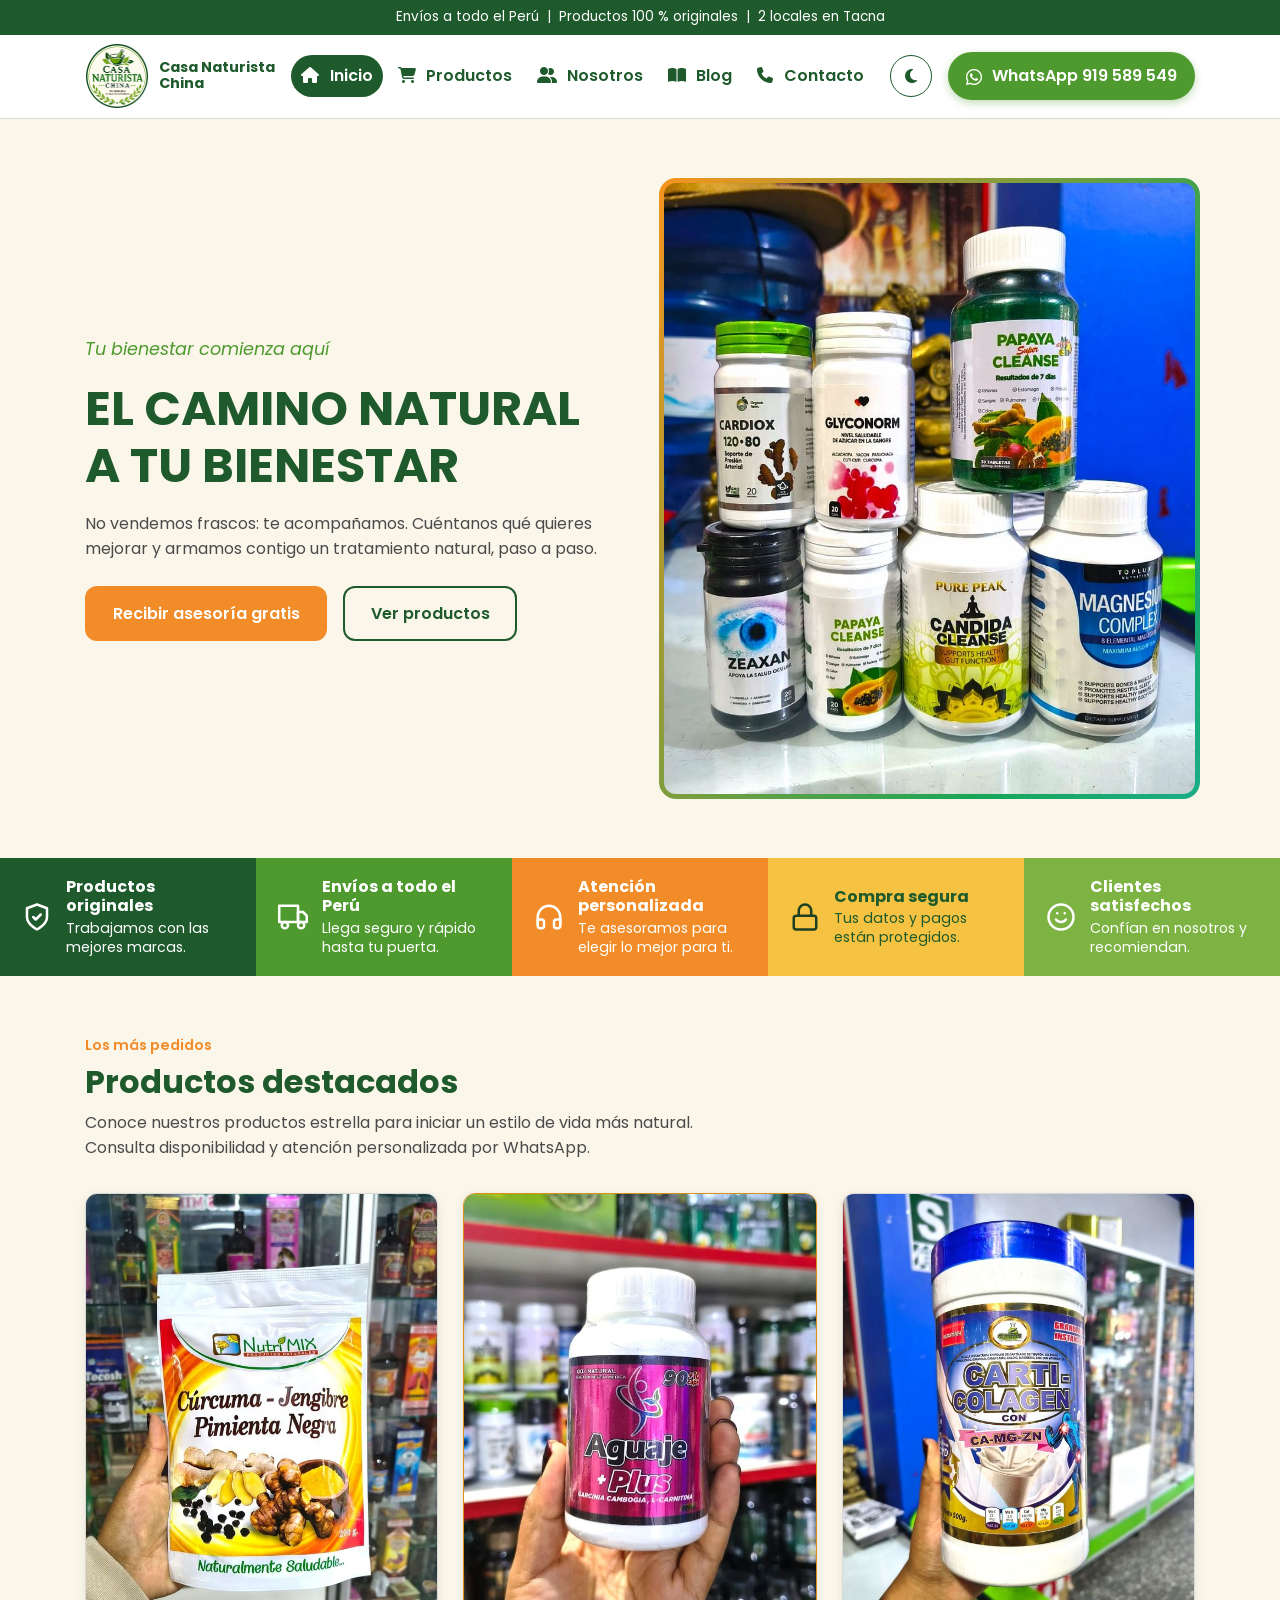
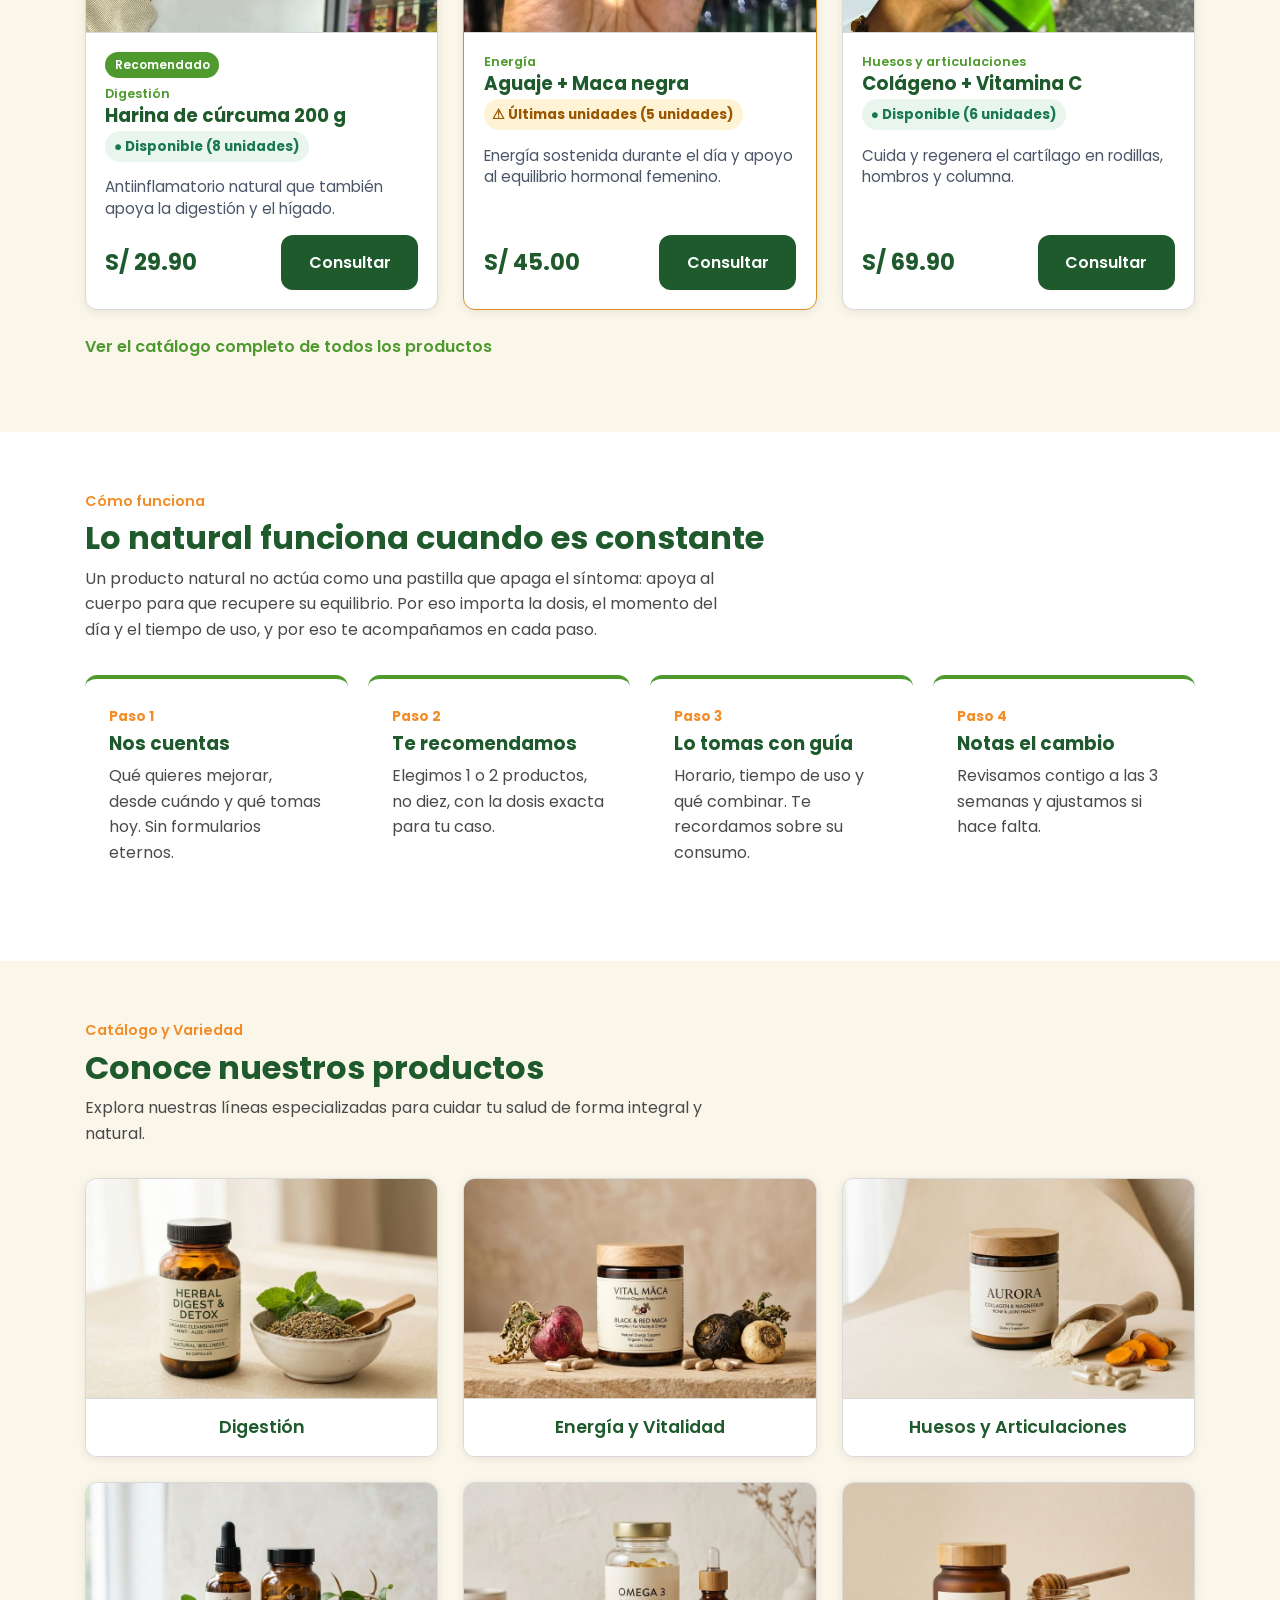
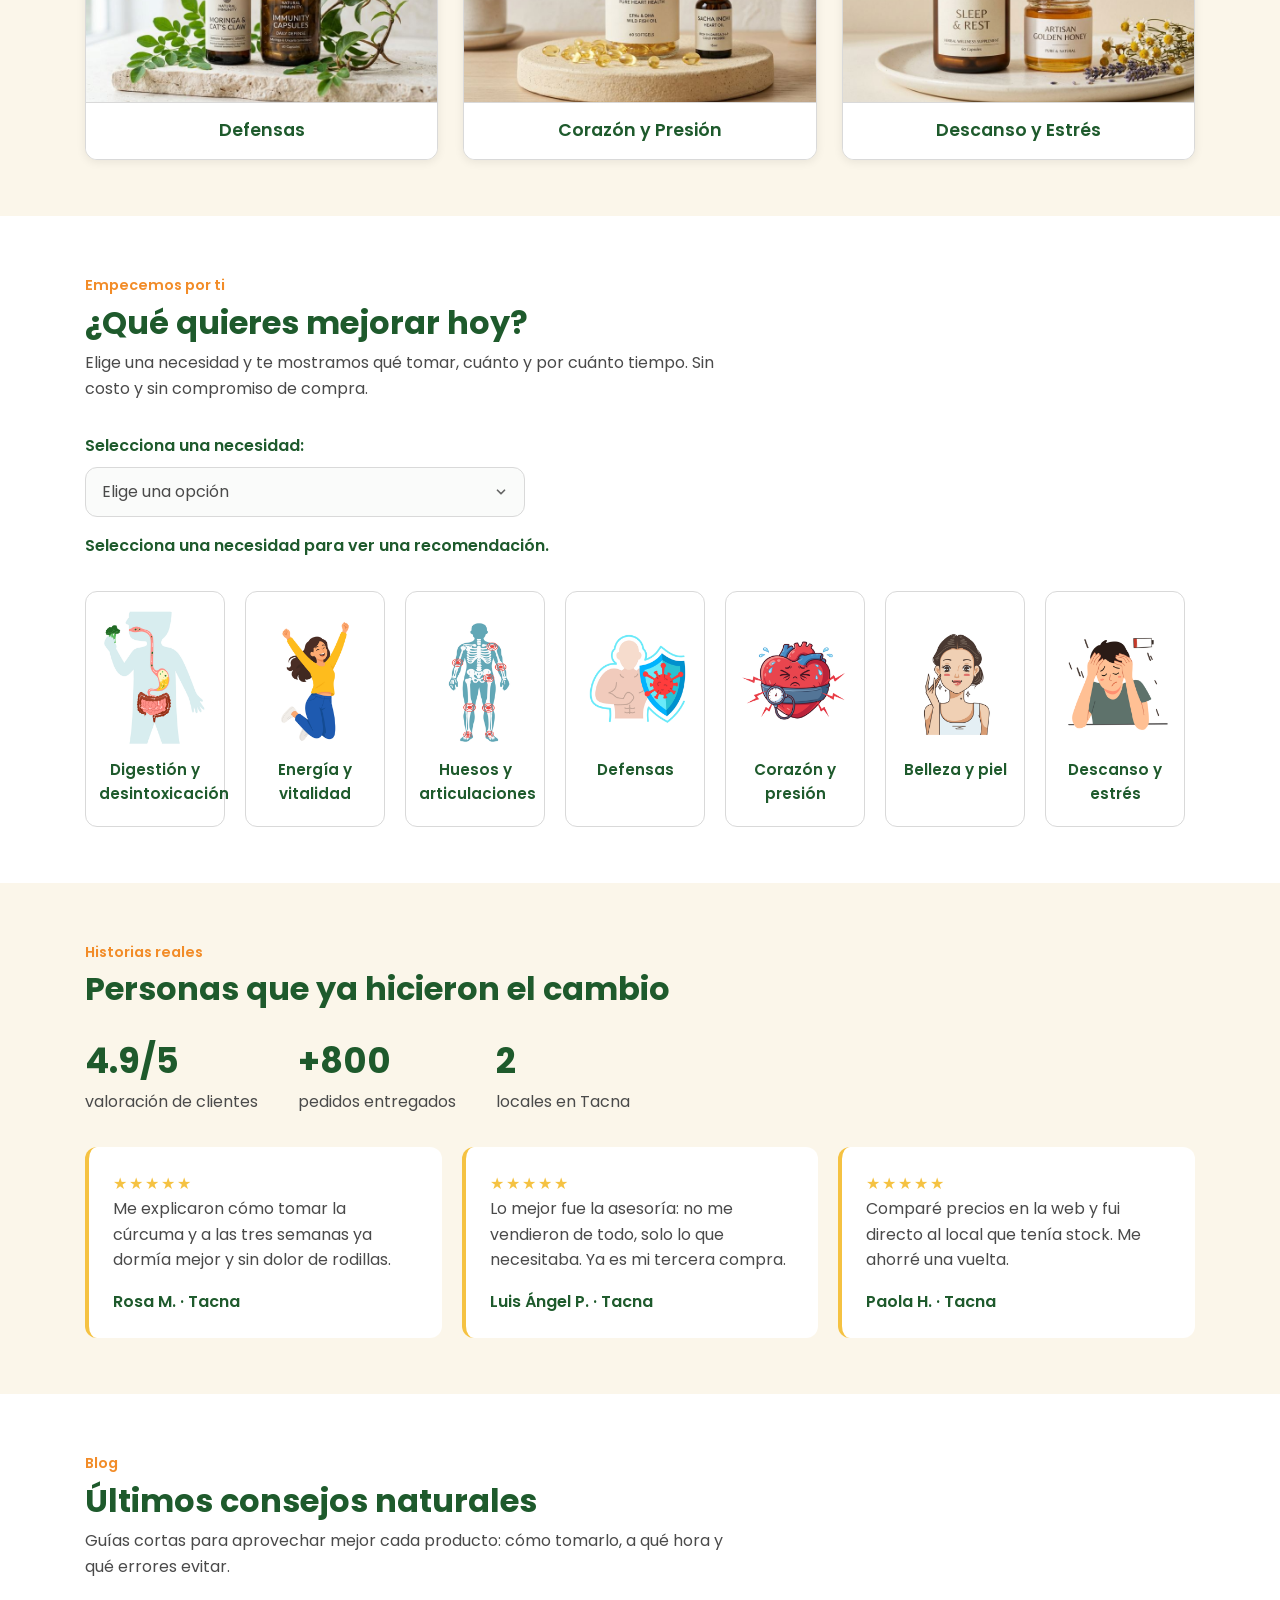
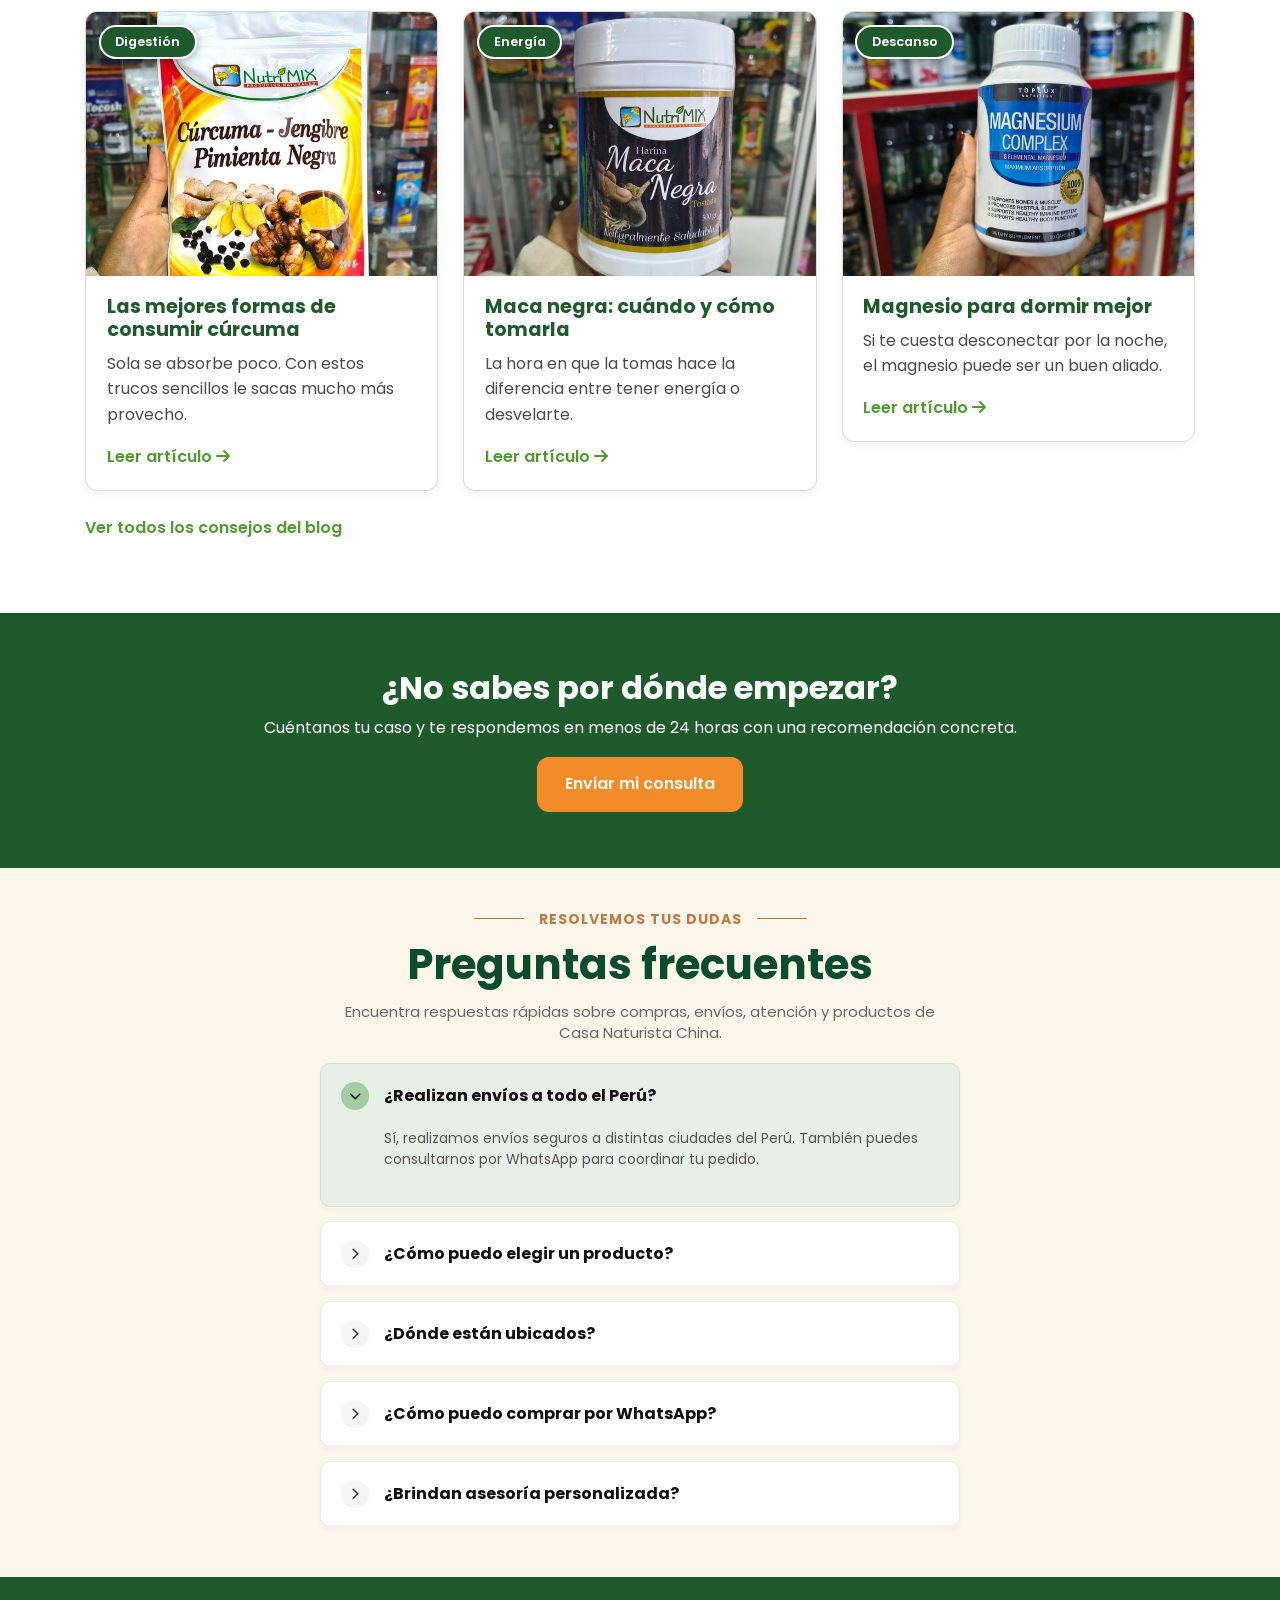
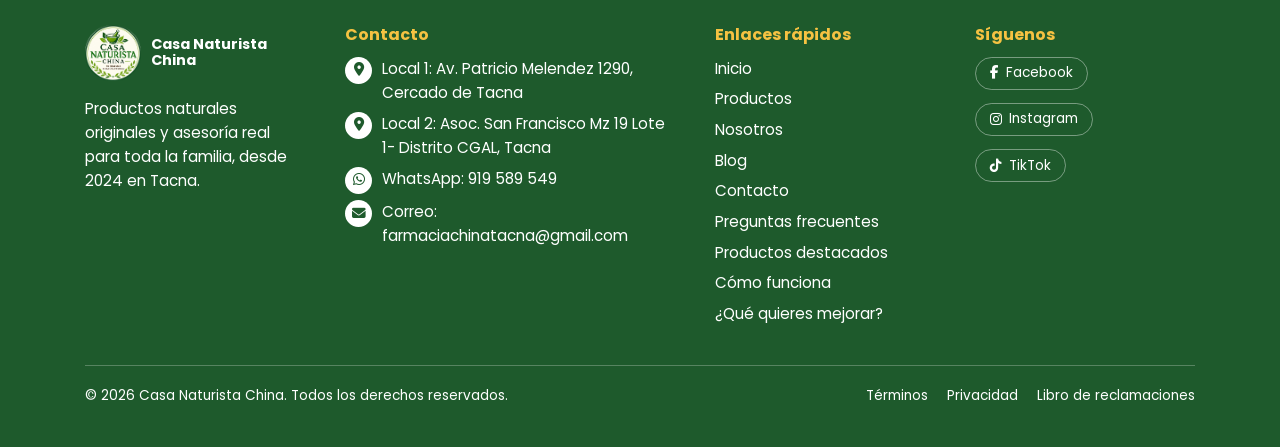
<file: index.html>
<!DOCTYPE html>
<html lang="es">

<head>
  <!-- ===== Meta tags básicos: codificación, vista móvil y título ===== -->
  <meta charset="UTF-8">
  <meta name="viewport" content="width=device-width, initial-scale=1.0">
  <meta name="description" content="Casa Naturista China: productos naturales originales y asesoría personalizada en Tacna.">
  <title>Casa Naturista China | Productos naturales en Tacna</title>

  <!-- Ícono de la pestaña del navegador -->
  <link rel="icon" type="image/png" href="img/favicon.png">

  <!-- Tipografía Poppins desde Google Fonts (si no hay internet se usa Arial) -->
  <link rel="preconnect" href="https://fonts.googleapis.com">
  <link href="https://fonts.googleapis.com/css2?family=Poppins:wght@400;600;700&display=swap" rel="stylesheet">

  <!-- Hoja de estilos externa del sitio -->
  <link rel="stylesheet" href="css/estilos.css">

  <!-- TURNO 11: tarjetas de la sección "Últimos consejos" -->
  <link rel="stylesheet" href="css/blog.css">
  <meta name="keywords" content="tacna, natural, producto">
  <!-- TURNO 12: modo impresion profesional "catálogo A4" -->
  <link rel="stylesheet" href="css/Impresion.css" media="print">

  <!-- Font Awesome -->
  <link rel="stylesheet" href="https://cdnjs.cloudflare.com/ajax/libs/font-awesome/6.5.1/css/all.min.css">
  <!-- ==================================================================
       TURNO 4 - ANIMACIONES CSS
       Animaciones de entrada, logo, tarjetas y bienvenida.
       Se agregan sin modificar el diseño original del sitio.
       ================================================================== -->
  <style>
    /* 1. Animación general de entrada: aparece suavemente y sube */
    @keyframes turno4Entrada {
      from {
        opacity: 0;
        transform: translateY(28px);
      }
      to {
        opacity: 1;
        transform: translateY(0);
      }
    }

    /* 2. Animación profesional del logo: aparece y realiza un movimiento suave */
    @keyframes turno4Logo {
      0% {
        opacity: 0;
        transform: scale(0.82) translateY(-12px);
      }
      70% {
        transform: scale(1.04) translateY(2px);
      }
      100% {
        opacity: 1;
        transform: scale(1) translateY(0);
      }
    }

    /* 3. Movimiento suave del logo mientras permanece visible */
    @keyframes turno4LogoFlotante {
      0%, 100% {
        transform: translateY(0);
      }
      50% {
        transform: translateY(-4px);
      }
    }

    /* 4. Bienvenida: el contenido aparece en el centro */
    @keyframes turno4Bienvenida {
      0% {
        opacity: 1;
        visibility: visible;
      }
      75% {
        opacity: 1;
        visibility: visible;
      }
      100% { opacity: 0;
        visibility: hidden;
      }
    }

    @keyframes turno4BienvenidaContenido {
      0% {
        opacity: 0;
        transform: scale(0.9) translateY(12px);
      }
      35% {
        opacity: 1;
        transform: scale(1) translateY(0);
      }
      75% {
        opacity: 1;
      }
      100% {
        opacity: 0;
      }
    }

    /* Pantalla inicial de bienvenida */
    .bienvenida-turno4 {
      position: fixed;
      inset: 0;
      z-index: 99999;
      display: flex;
      align-items: center;
      justify-content: center;
      background: var(--crema);   /* sigue el modo claro / oscuro */
      animation: turno4Bienvenida 3.2s ease forwards;
      pointer-events: none;
    }

    .bienvenida-contenido {
      text-align: center;
      animation: turno4BienvenidaContenido 3.2s ease forwards;
    }

    .bienvenida-logo {
      width: min(180px, 45vw);
      height: auto;
      display: block;
      margin: 0 auto 18px;
    }

    .bienvenida-contenido h2 {
      margin: 0 0 8px;
      font-size: clamp(1.7rem, 4vw, 2.7rem);
    }

    .bienvenida-contenido p {
      margin: 0;
      font-size: 1rem;
      opacity: 0.75;
    }

    /* Entrada del contenido principal */
    .animacion-entrada {
      opacity: 0;
      animation: turno4Entrada 0.9s ease-out 3.15s forwards;
    }

    /* Animación del logo del encabezado */
    header .animacion-logo {
      animation:
        turno4Logo 1s ease-out 3.2s both,
        turno4LogoFlotante 4s ease-in-out 4.4s infinite;
    }

    /* 3. Animación de tarjetas: aparecen al hacer scroll solo con CSS
       (.animacion-tarjeta en estilos.css). */

    /* Movimiento al pasar el mouse por las tarjetas, sin alterar su diseño */
    .producto,
    .tarjeta-galeria,
    .paso {
      transition: transform 0.3s ease, box-shadow 0.3s ease;
    }

    .producto:hover,
    .tarjeta-galeria:hover,
    .paso:hover {
      transform: translateY(-6px);
    }

    /* Accesibilidad: usuarios que prefieren menos movimiento */
    @media (prefers-reduced-motion: reduce) {
      .bienvenida-turno4,
      .bienvenida-contenido,
      .animacion-entrada,
      header .animacion-logo,
      .animacion-tarjeta {
        animation: none !important;
        opacity: 1 !important;
        visibility: visible !important;
        transform: none !important;
      }

      .bienvenida-turno4 {
        display: none;
      }
    }
  </style>

  <link rel="stylesheet" href="css/interaccion.css">

  <!-- Modo oscuro persistente: va en el <head> para aplicarse antes de pintar -->
  <script src="js/tema.js"></script>
</head>

<body class="pagina-inicio">

  <!-- ==================================================================
       ENCABEZADO (igual en todas las páginas)
       Barra superior + logo + menú de navegación + botón de WhatsApp
       ================================================================== -->
  <!-- TURNO 4: Pantalla de bienvenida inicial -->
  <div class="bienvenida-turno4" aria-label="Bienvenida a Casa Naturista China">
    <div class="bienvenida-contenido">
      <img src="img/logo.png" alt="Logo de Casa Naturista China" class="bienvenida-logo">
      <h2>Casa Naturista China</h2>
      <p>Tu bienestar comienza aquí</p>
    </div>
  </div>

  <header>

    <div class="barra-superior">
      Envíos a todo el Perú &nbsp;|&nbsp; Productos 100 % originales &nbsp;|&nbsp; 2 locales en Tacna
    </div>

    <div class="encabezado">
      <div class="contenedor">

        <!-- Logo: vuelve al inicio -->
        <a href="index.html" class="logo">
          <img src="img/logo.png" alt="Logo de Casa Naturista China">
          <span>Casa Naturista<br>China</span>
        </a>

        <!-- Menú hamburguesa (solo se ve en celular): js/interaccion.js usa classList.toggle()
             para abrir y cerrar el MISMO menú <nav> de abajo (no hay un segundo menú) -->
        <button type="button" class="boton-hamburguesa" id="boton-menu" aria-label="Abrir o cerrar el menú" aria-expanded="false" aria-controls="menu-principal">&#9776;</button>
        

<!-- Menú de navegación principal con íconos representativos -->
        <nav id="menu-principal">
          <ul class="menu">
            <li><a href="index.html" class="activo"><i class="fa-solid fa-house"></i> Inicio</a></li>
            <li><a href="productos.html"><i class="fa-solid fa-cart-shopping"></i> Productos</a></li>
            <li><a href="nosotros.html"><i class="fa-solid fa-user-group"></i> Nosotros</a></li>
            <li><a href="blog.html"><i class="fa-solid fa-book-open"></i> Blog</a></li>
            <li><a href="contacto.html"><i class="fa-solid fa-phone"></i> Contacto</a></li>
          </ul>
        </nav>
        <!-- Modo oscuro: checkbox + CSS; js/tema.js guarda la elección y la mantiene en todas las páginas. -->
        <input type="checkbox" id="theme-toggle" class="theme-toggle" aria-label="Activar modo oscuro">
        <label for="theme-toggle" class="boton-theme" title="Cambiar modo claro/oscuro">
          <i class="fa-solid fa-moon icono-luna" aria-hidden="true"></i>
          <i class="fa-solid fa-sun icono-sol" aria-hidden="true"></i>
          <span class="sr-only">Cambiar modo claro/oscuro</span>
        </label>
<!-- Botón de WhatsApp con el ícono oficial de marca -->
        <a href="https://wa.me/51919589549" class="boton-whatsapp" target="_blank" rel="noopener">
          <i class="fa-brands fa-whatsapp"></i> WhatsApp 919 589 549
        </a>

      </div>
    </div>

  </header>


  <!-- ==================================================================
       CONTENIDO PRINCIPAL
       ================================================================== -->
  <main>

    <!-- ---------- Portada (hero): mensaje principal + foto ---------- -->
    <section class="portada">
      <div class="contenedor">

        <div class="portada-texto animacion-entrada">
          <p class="frase-manuscrita">Tu bienestar comienza aquí</p>
          <h1>EL CAMINO NATURAL A TU BIENESTAR</h1>
          <p>
            No vendemos frascos: te acompañamos. Cuéntanos qué quieres mejorar
            y armamos contigo un tratamiento natural, paso a paso.
          </p>
          <div class="portada-botones">
            <a href="contacto.html" class="boton boton-naranja">Recibir asesoría gratis</a>
            <a href="productos.html" class="boton boton-borde">Ver productos</a>
          </div>
        </div>

        <div class="portada-imagen animacion-entrada">
          <!-- REEMPLAZAR: foto real de productos en la tienda -->
          <img fetchpriority="high" src="img/hero-productos.jpeg" alt="Productos naturales de Casa Naturista China sobre el mostrador de la tienda">
        </div>

      </div>
    </section>


    <!-- ---------- Franja de beneficios (5 bloques de color) ---------- -->
    <section class="franja-beneficios">
      <div class="beneficio">
        <div class="beneficio-icono">
          <img src="img/iconos/original.svg" alt="Productos originales">
        </div>
        <div class="beneficio-texto">
          <h3>Productos originales</h3>
          <p>Trabajamos con las mejores marcas.</p>
        </div>
      </div>

      <div class="beneficio">
        <div class="beneficio-icono">
          <img src="img/iconos/envios.svg" alt="Envíos a todo el Perú">
        </div>
        <div class="beneficio-texto">
          <h3>Envíos a todo el Perú</h3>
          <p>Llega seguro y rápido hasta tu puerta.</p>
        </div>
      </div>

      <div class="beneficio">
        <div class="beneficio-icono">
          <img src="img/iconos/asesoria.svg" alt="Atención personalizada">
        </div>
        <div class="beneficio-texto">
          <h3>Atención personalizada</h3>
          <p>Te asesoramos para elegir lo mejor para ti.</p>
        </div>
      </div>

      <div class="beneficio">
        <div class="beneficio-icono">
          <img src="img/iconos/seguridad.svg" alt="Compra segura">
        </div>
        <div class="beneficio-texto">
          <h3>Compra segura</h3>
          <p>Tus datos y pagos están protegidos.</p>
        </div>
      </div>

      <div class="beneficio">
        <div class="beneficio-icono">
          <img src="img/iconos/clientes.svg" alt="Clientes satisfechos">
        </div>
        <div class="beneficio-texto">
          <h3>Clientes satisfechos</h3>
          <p>Confían en nosotros y recomiendan.</p>
        </div>
      </div>
    </section>


    <!-- ---------- Sección: Productos destacados ----------
         TURNO 9: las tarjetas las arma JavaScript (js/principal.js) con los
         productos del array (js/catalogo.js) que tienen recomendado: true. -->
    <section class="seccion" id="destacados">
      <div class="contenedor">
        <span class="etiqueta-seccion">Los más pedidos</span>
        <h2>Productos destacados</h2>
        <p class="intro-seccion">
          Conoce nuestros productos estrella para iniciar un estilo de vida más natural. Consulta disponibilidad y atención personalizada por WhatsApp.
        </p>

        <div class="grid-productos" id="grid-recomendados"></div>

        <p class="enlace-mas">
          <a href="productos.html">Ver el catálogo completo de todos los productos</a>
        </p>
      </div>
    </section>


    <!-- ---------- Cómo funciona ---------- -->
    <section class="seccion fondo-blanco" id="como-funciona">
      <div class="contenedor">
        <span class="etiqueta-seccion">Cómo funciona</span>
        <h2>Lo natural funciona cuando es constante</h2>
        <p class="intro-seccion">
          Un producto natural no actúa como una pastilla que apaga el síntoma:
          apoya al cuerpo para que recupere su equilibrio. Por eso importa la dosis,
          el momento del día y el tiempo de uso, y por eso te acompañamos en cada paso.
        </p>

        <div class="cuadricula">
          <article class="paso animacion-tarjeta">
            <span class="numero">Paso 1</span>
            <h3>Nos cuentas</h3>
            <p>Qué quieres mejorar, desde cuándo y qué tomas hoy. Sin formularios eternos.</p>
          </article>
          <article class="paso animacion-tarjeta">
            <span class="numero">Paso 2</span>
            <h3>Te recomendamos</h3>
            <p>Elegimos 1 o 2 productos, no diez, con la dosis exacta para tu caso.</p>
          </article>
          <article class="paso animacion-tarjeta">
            <span class="numero">Paso 3</span>
            <h3>Lo tomas con guía</h3>
            <p>Horario, tiempo de uso y qué combinar. Te recordamos sobre su consumo.</p>
          </article>
          <article class="paso animacion-tarjeta">
            <span class="numero">Paso 4</span>
            <h3>Notas el cambio</h3>
            <p>Revisamos contigo a las 3 semanas y ajustamos si hace falta.</p>
          </article>
        </div>
      </div>
    </section>


    <!-- ---------- Sección: Conoce nuestros productos ---------- -->
    <section class="seccion" id="galeria">
      <div class="contenedor">
        <span class="etiqueta-seccion">Catálogo y Variedad</span>
        <h2>Conoce nuestros productos</h2>
        <p class="intro-seccion">
          Explora nuestras líneas especializadas para cuidar tu salud de forma integral y natural.
        </p>

        <!-- Galería Grid con categorías y tarjetas -->
        <div class="grid-galeria">

          <!-- Tarjeta 1: Digestión -->
          <a href="productos.html#digestion" class="tarjeta-galeria animacion-tarjeta">
            <img loading="lazy" decoding="async" src="img/categorias/cat_digestion.jpg" alt="Categoría Digestión y Limpieza">
            <div class="galeria-info">
              <h3>Digestión</h3>
            </div>
          </a>

          <!-- Tarjeta 2: Energía -->
          <a href="productos.html#energia" class="tarjeta-galeria animacion-tarjeta">
            <img loading="lazy" decoding="async" src="img/categorias/cat_energia.jpg" alt="Categoría Energía y Vitalidad">
            <div class="galeria-info">
              <h3>Energía y Vitalidad</h3>
            </div>
          </a>

          <!-- Tarjeta 3: Articulaciones -->
          <a href="productos.html#huesos" class="tarjeta-galeria animacion-tarjeta">
            <img loading="lazy" decoding="async" src="img/categorias/cat_articulaciones.jpg" alt="Categoría Huesos y Articulaciones">
            <div class="galeria-info">
              <h3>Huesos y Articulaciones</h3>
            </div>
          </a>

          <!-- Tarjeta 4: Defensas -->
          <a href="productos.html#defensas" class="tarjeta-galeria animacion-tarjeta">
            <img loading="lazy" decoding="async" src="img/categorias/cat_defensas.jpg" alt="Categoría Defensas e Inmunidad">
            <div class="galeria-info">
              <h3>Defensas</h3>
            </div>
          </a>

          <!-- Tarjeta 5: Corazón -->
          <a href="productos.html#corazon" class="tarjeta-galeria animacion-tarjeta">
            <img loading="lazy" decoding="async" src="img/categorias/cat_corazon.jpg" alt="Categoría Corazón y Presión">
            <div class="galeria-info">
              <h3>Corazón y Presión</h3>
            </div>
          </a>

          <!-- Tarjeta 6: Descanso -->
          <a href="productos.html#descanso" class="tarjeta-galeria animacion-tarjeta">
            <img loading="lazy" decoding="async" src="img/categorias/cat_descanso.jpg" alt="Categoría Descanso y Relajación">
            <div class="galeria-info">
              <h3>Descanso y Estrés</h3>
            </div>
          </a>

        </div>
      </div>
    </section>


    <!-- ---------- qué quieres mejorar -->
    <section class="seccion fondo-blanco" id="necesidades">
      <div class="contenedor">
        <span class="etiqueta-seccion">Empecemos por ti</span>
        <h2>¿Qué quieres mejorar hoy?</h2>
        <p class="intro-seccion">
          Elige una necesidad y te mostramos qué tomar, cuánto y por cuánto tiempo.
          Sin costo y sin compromiso de compra.
        </p>

        <label class="selector-necesidad-label" for="selector-necesidad">Selecciona una necesidad:</label>
        <select id="selector-necesidad" class="selector-necesidad" onchange="mostrarNecesidad()">
          <option value="" selected disabled>Elige una opción</option>
          <option value="Digestión">Digestión</option>
          <option value="Energía">Energía</option>
          <option value="Huesos y articulaciones">Huesos y articulaciones</option>
          <option value="Defensas">Defensas</option>
          <option value="Corazón">Corazón</option>
          <option value="Belleza y piel">Belleza y piel</option>
          <option value="Descanso y estrés">Descanso y estrés</option>
        </select>
        <p id="mensaje-necesidad" class="mensaje-necesidad" aria-live="polite">
          Selecciona una necesidad para ver una recomendación.
        </p>
        <a id="enlace-categoria" class="boton boton-verde enlace-categoria" href="#" hidden>
          Ver productos de esta categoría
        </a>

        <div class="cuadricula">
          <a href="productos.html#digestion" class="necesidad">
            <span class="icono">
              <img loading="lazy" decoding="async" src="img/digestion.png" alt="">
            </span>
            Digestión y desintoxicación
          </a>

          <a href="productos.html#energia" class="necesidad">
            <span class="icono">
              <img loading="lazy" decoding="async" src="img/energia.png" alt="">
            </span>
            Energía y vitalidad
          </a>

          <a href="productos.html#huesos" class="necesidad">
            <span class="icono">
              <img loading="lazy" decoding="async" src="img/huesos.png" alt="">
            </span>
            Huesos y articulaciones
          </a>

          <a href="productos.html#defensas" class="necesidad">
            <span class="icono">
              <img loading="lazy" decoding="async" src="img/defensas.png" alt="">
            </span>
            Defensas
          </a>

          <a href="productos.html#corazon" class="necesidad">
            <span class="icono">
              <img loading="lazy" decoding="async" src="img/corazon.png" alt="">
            </span>
            Corazón y presión
          </a>

          <a href="productos.html#piel" class="necesidad">
            <span class="icono">
              <img loading="lazy" decoding="async" src="img/piel.png" alt="">
            </span>
            Belleza y piel
          </a>

          <a href="productos.html#descanso" class="necesidad">
            <span class="icono">
              <img loading="lazy" decoding="async" src="img/descanso.png" alt="">
            </span>
            Descanso y estrés
          </a>
        </div>
      </div>
    </section>


    <!-- ---------- Testimonios ---------- -->
    <section class="seccion" id="testimonios">
      <div class="contenedor">
        <span class="etiqueta-seccion">Historias reales</span>
        <h2>Personas que ya hicieron el cambio</h2>

        <!-- REEMPLAZAR: cifras reales del negocio -->
        <div class="cifras">
          <div class="cifra"><strong>4.9/5</strong> valoración de clientes</div>
          <div class="cifra"><strong>+800</strong> pedidos entregados</div>
          <div class="cifra"><strong>2</strong> locales en Tacna</div>
        </div>

        <div class="cuadricula">
          <blockquote class="testimonio">
            <span class="estrellas">★★★★★</span>
            <p>Me explicaron cómo tomar la cúrcuma y a las tres semanas ya dormía mejor y sin dolor de rodillas.</p>
            <cite>Rosa M. · Tacna</cite>
          </blockquote>
          <blockquote class="testimonio">
            <span class="estrellas">★★★★★</span>
            <p>Lo mejor fue la asesoría: no me vendieron de todo, solo lo que necesitaba. Ya es mi tercera compra.</p>
            <cite>Luis Ángel P. · Tacna</cite>
          </blockquote>
          <blockquote class="testimonio">
            <span class="estrellas">★★★★★</span>
            <p>Comparé precios en la web y fui directo al local que tenía stock. Me ahorré una vuelta.</p>
            <cite>Paola H. · Tacna</cite>
          </blockquote>
        </div>
      </div>
    </section>


    <!-- ---------- TURNO 11: Últimos consejos del blog ---------- -->
    <section class="seccion fondo-blanco" id="consejos">
      <div class="contenedor">
        <span class="etiqueta-seccion">Blog</span>
        <h2>Últimos consejos naturales</h2>
        <p class="intro-seccion">
          Guías cortas para aprovechar mejor cada producto: cómo tomarlo, a qué hora y qué errores evitar.
        </p>

        <div class="blog-grid">

          <article class="blog-tarjeta animacion-tarjeta">
            <a href="blog.html#articulo-curcuma" class="blog-imagen">
              <img loading="lazy" decoding="async" width="640" height="1002" src="img/productos/curcuma.jpeg" alt="Bolsa de cúrcuma con jengibre y pimienta negra">
              <span class="blog-categoria">Digestión</span>
            </a>
            <div class="blog-cuerpo">
              <h3>Las mejores formas de consumir cúrcuma</h3>
              <p>Sola se absorbe poco. Con estos trucos sencillos le sacas mucho más provecho.</p>
              <a href="blog.html#articulo-curcuma" class="blog-leer">Leer artículo <i class="fa-solid fa-arrow-right"></i></a>
            </div>
          </article>

          <article class="blog-tarjeta animacion-tarjeta">
            <a href="blog.html#articulo-maca" class="blog-imagen">
              <img loading="lazy" decoding="async" width="640" height="853" src="img/productos/maca negra.jpeg" alt="Frasco de cápsulas de maca negra">
              <span class="blog-categoria">Energía</span>
            </a>
            <div class="blog-cuerpo">
              <h3>Maca negra: cuándo y cómo tomarla</h3>
              <p>La hora en que la tomas hace la diferencia entre tener energía o desvelarte.</p>
              <a href="blog.html#articulo-maca" class="blog-leer">Leer artículo <i class="fa-solid fa-arrow-right"></i></a>
            </div>
          </article>

          <article class="blog-tarjeta animacion-tarjeta">
            <a href="blog.html#articulo-magnesio" class="blog-imagen">
              <img loading="lazy" decoding="async" width="640" height="853" src="img/productos/magnesio complex.jpeg" alt="Frasco de cápsulas Magnesio Complex">
              <span class="blog-categoria">Descanso</span>
            </a>
            <div class="blog-cuerpo">
              <h3>Magnesio para dormir mejor</h3>
              <p>Si te cuesta desconectar por la noche, el magnesio puede ser un buen aliado.</p>
              <a href="blog.html#articulo-magnesio" class="blog-leer">Leer artículo <i class="fa-solid fa-arrow-right"></i></a>
            </div>
          </article>

        </div>

        <p class="enlace-mas">
          <a href="blog.html">Ver todos los consejos del blog</a>
        </p>
      </div>
    </section>


    <!-- ---------- Llamado final a la acción ---------- -->
    <section class="seccion fondo-verde">
      <div class="contenedor texto-centrado">
        <h2>¿No sabes por dónde empezar?</h2>
        <p>Cuéntanos tu caso y te respondemos en menos de 24 horas con una recomendación concreta.</p>
        <a href="contacto.html" class="boton boton-naranja">Enviar mi consulta</a>
      </div>
    </section>
<section class="faq-section">
    <div class="faq-heading">
        <span class="faq-subtitle">Resolvemos tus dudas</span>
        <h2>Preguntas frecuentes</h2>
        <p>Encuentra respuestas rápidas sobre compras, envíos, atención y productos de Casa Naturista China.</p>
    </div>

    <div class="faq-container">
        <!-- Pregunta 1 (Abierta / Ejemplo) -->
        <details class="faq-item" open>
            <summary class="faq-question">
                <span class="faq-icon"><i class="fa-solid fa-chevron-right" aria-hidden="true"></i></span>
                ¿Realizan envíos a todo el Perú?
            </summary>
            <div class="faq-answer">
                <p>Sí, realizamos envíos seguros a distintas ciudades del Perú. También puedes consultarnos por WhatsApp para coordinar tu pedido.</p>
            </div>
        </details>

        <!-- Pregunta 2 -->
        <details class="faq-item">
            <summary class="faq-question">
                <span class="faq-icon"><i class="fa-solid fa-chevron-right" aria-hidden="true"></i></span>
                ¿Cómo puedo elegir un producto?
            </summary>
            <div class="faq-answer">
                <p>Puedes recibir asesoría personalizada según tu necesidad.</p>
            </div>
        </details>

        <!-- Pregunta 3 -->
        <details class="faq-item">
            <summary class="faq-question">
                <span class="faq-icon"><i class="fa-solid fa-chevron-right" aria-hidden="true"></i></span>
                ¿Dónde están ubicados?
            </summary>
            <div class="faq-answer">
                <p>Tenemos dos locales en Tacna:</p>
                <p><strong>Local 1 — Cercado:</strong> Av. Patricio Melendez 1290, Cercado de Tacna. Lunes a sábado de 9:00 a 20:00 y domingo de 9:00 a 14:00.</p>
                <p><strong>Local 2 — Gregorio Albarracín:</strong> Asoc. San Francisco Mz 19 Lote 1, distrito CGAL, Tacna. Lunes a sábado de 9:00 a 19:00 (domingo cerrado).</p>
                <p><a href="nosotros.html#locales">Ver fotos y mapa de nuestros locales</a></p>
            </div>
        </details>

        <!-- Pregunta 4 -->
        <details class="faq-item">
            <summary class="faq-question">
                <span class="faq-icon"><i class="fa-solid fa-chevron-right" aria-hidden="true"></i></span>
                ¿Cómo puedo comprar por WhatsApp?
            </summary>
            <div class="faq-answer">
                <p>Es muy sencillo, solo debes hacer clic en el botón de abajo "Consultar por WhatsApp" para comunicarte directamente con uno de nuestros asesores.</p>
            </div>
        </details>

        <!-- Pregunta 5 -->
        <details class="faq-item">
            <summary class="faq-question">
                <span class="faq-icon"><i class="fa-solid fa-chevron-right" aria-hidden="true"></i></span>
                ¿Brindan asesoría personalizada?
            </summary>
            <div class="faq-answer">
                <p>Sí, contamos con especialistas listos para resolver todas tus dudas sobre nuestros productos naturales.</p>
            </div>
        </details>
    </div>
</section>
  </main>


  <!-- ==================================================================
       PIE DE PÁGINA (igual en todas las páginas)
       Datos de contacto, redes sociales y aviso de derechos
       ================================================================== -->
  <footer class="pie">
    <div class="contenedor">

      <div class="pie-columnas">

        <div class="pie-columna">
          <a href="index.html" class="logo">
            <img src="img/logo.png" alt="Logo de Casa Naturista China">
            <span>Casa Naturista<br>China</span>
          </a>
          <p>Productos naturales originales y asesoría real para toda la familia, desde 2024 en Tacna.</p>
        </div>

        <div class="pie-columna pie-contacto">
          <h3>Contacto</h3>
          <ul>
            <!-- ÍCONOS: ubicación, WhatsApp y correo (Font Awesome) -->
            <li class="dato"><span class="dato-icono" aria-hidden="true"><i class="fa-solid fa-location-dot"></i></span><span>Local 1: Av. Patricio Melendez 1290, Cercado de Tacna</span></li>
            <li class="dato"><span class="dato-icono" aria-hidden="true"><i class="fa-solid fa-location-dot"></i></span><span>Local 2: Asoc. San Francisco Mz 19 Lote 1- Distrito CGAL, Tacna</span></li>
            <li class="dato"><span class="dato-icono" aria-hidden="true"><i class="fa-brands fa-whatsapp"></i></span><span>WhatsApp: <a href="https://wa.me/51919589549">919 589 549</a></span></li>
            <li class="dato"><span class="dato-icono" aria-hidden="true"><i class="fa-solid fa-envelope"></i></span><span>Correo: <a href="mailto:farmaciachinatacna@gmail.com">farmaciachinatacna@gmail.com</a></span></li>
          </ul>
        </div>

        <div class="pie-columna">
          <h3>Enlaces rápidos</h3>
          <ul>
            <li><a href="index.html">Inicio</a></li>
            <li><a href="productos.html">Productos</a></li>
            <li><a href="nosotros.html">Nosotros</a></li>
            <li><a href="blog.html">Blog</a></li>
            <li><a href="contacto.html">Contacto</a></li>
          
             <li><a href="#destacados">Preguntas frecuentes</a></li>
            <li><a href="index.html#destacados">Productos destacados</a></li>
            <li><a href="index.html#como-funciona">Cómo funciona</a></li>
            <li><a href="index.html#necesidades">¿Qué quieres mejorar?</a></li>
          </ul>
        </div>

        <div class="pie-columna">
          <h3>Síguenos</h3>
          <!-- REEMPLAZAR: enlaces reales de las redes sociales -->
          <div class="redes">
            <!-- ÍCONOS: redes sociales -->
            <a href="https://www.facebook.com/casanaturistachina/" target="_blank" rel="noopener"><i class="fa-brands fa-facebook-f"></i> Facebook</a>
            <a href="https://www.instagram.com/casanaturistachina/?hl=es-la/" target="_blank" rel="noopener"><i class="fa-brands fa-instagram"></i> Instagram</a>
            <a href="https://www.tiktok.com/@casanaturistachina?lang=es/" target="_blank" rel="noopener"><i class="fa-brands fa-tiktok"></i> TikTok</a>
          </div>
        </div>

      </div>

      <div class="pie-final">
        <p>&copy; 2026 Casa Naturista China. Todos los derechos reservados.</p>
        <ul>
          <li><a href="#">Términos</a></li>
          <li><a href="#">Privacidad</a></li>
          <li><a href="#">Libro de reclamaciones</a></li>
        </ul>
      </div>

    </div>
  </footer>
  <!-- Turno 8: array de productos / Turnos 1-6 y 9: principal.js / Turno 11: menú, imágenes y video -->
<script src="js/catalogo.js"></script>
<script src="js/principal.js"></script>

  
<script src="js/interaccion.js"></script>
</body>

</html>
</file>
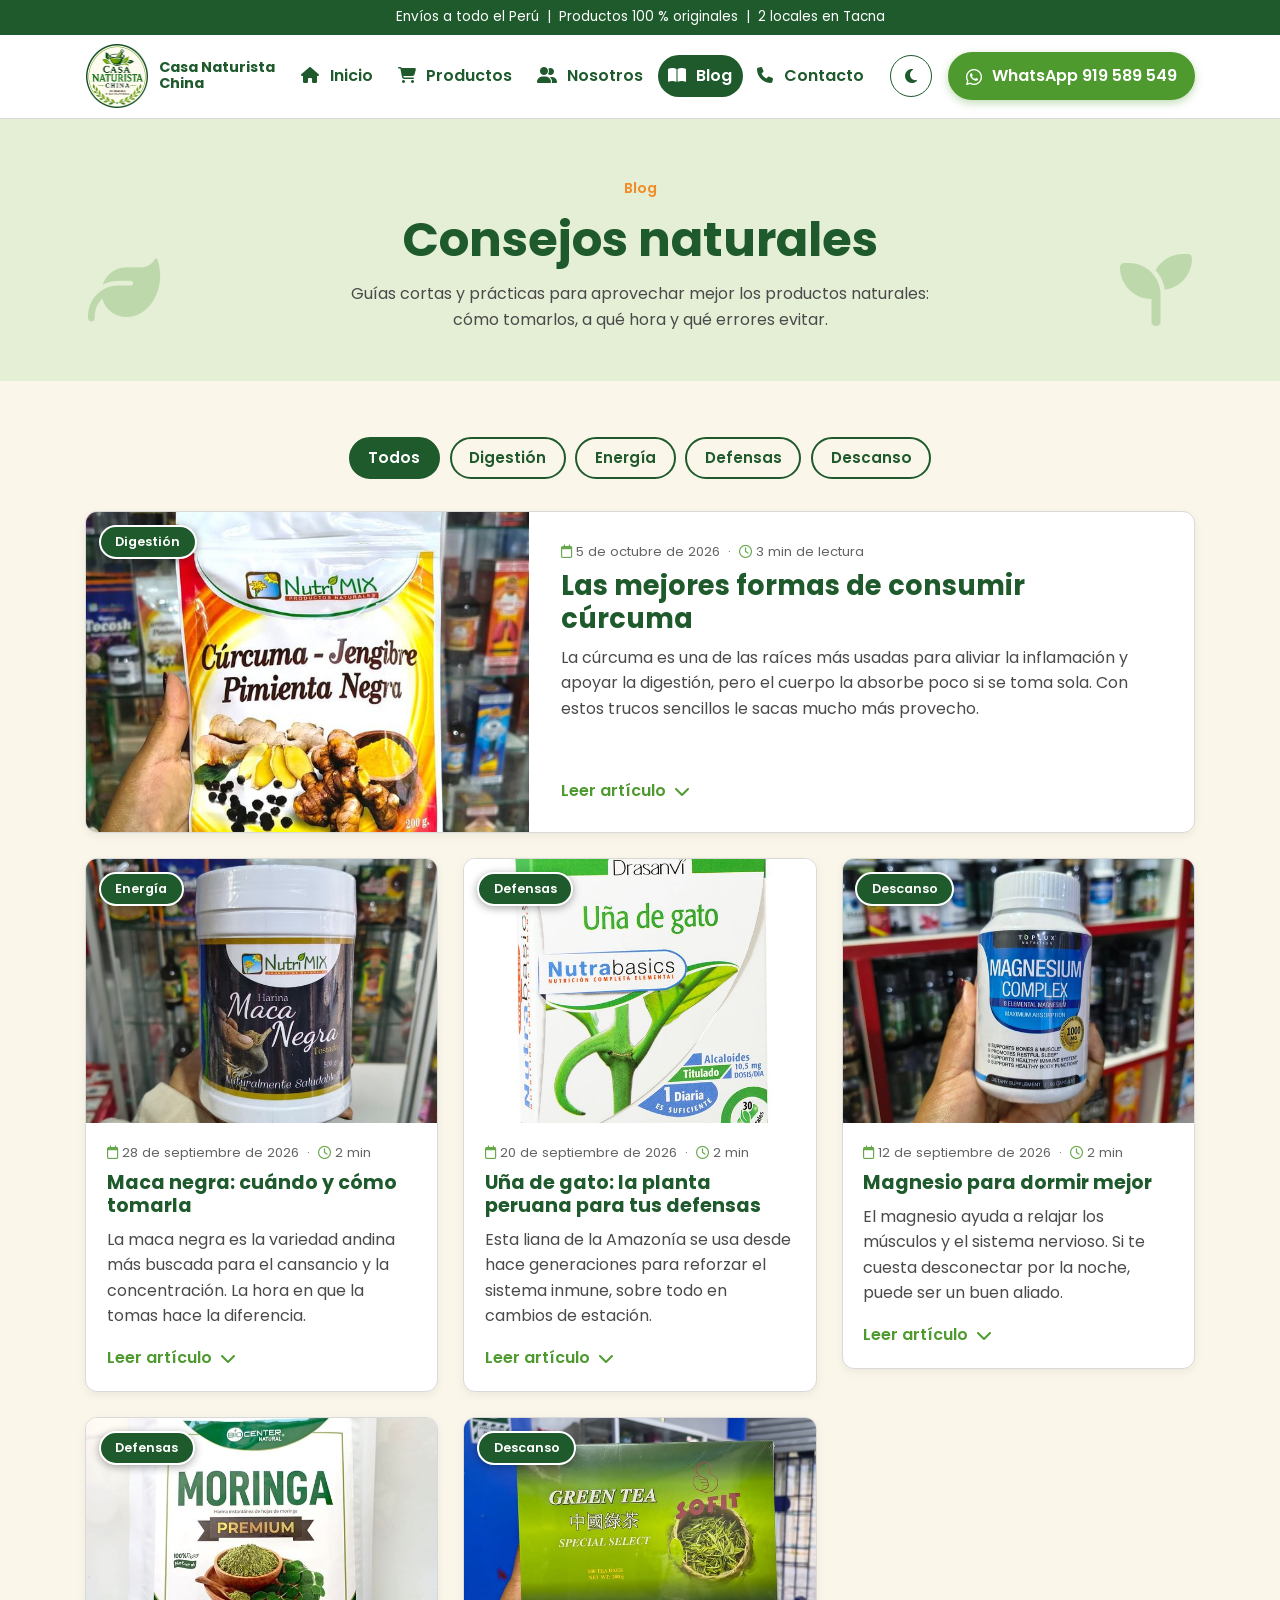
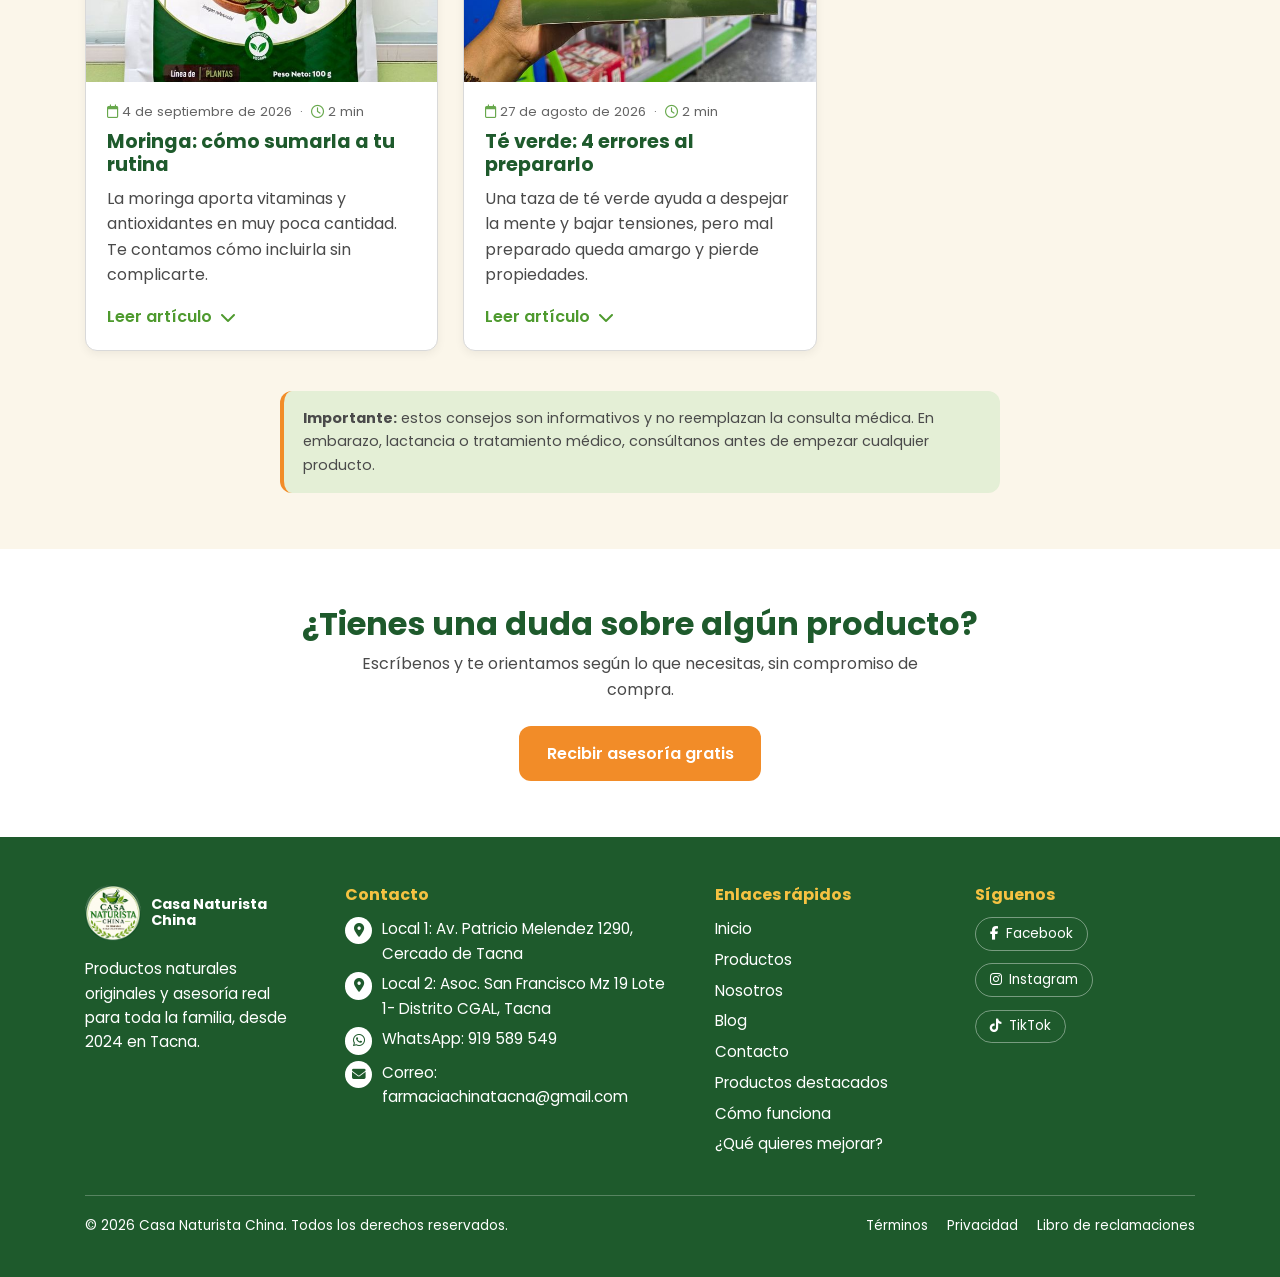
<file: blog.html>
<!DOCTYPE html>
<html lang="es">

<head>
  <meta charset="UTF-8">
  <meta name="viewport" content="width=device-width, initial-scale=1.0">
  <meta name="description" content="Blog de Casa Naturista China: consejos naturales sobre cúrcuma, maca, moringa, uña de gato, magnesio y té verde.">
  <title>Blog y consejos naturales | Casa Naturista China</title>
  <link rel="icon" type="image/png" href="img/favicon.png">
  <link rel="preconnect" href="https://fonts.googleapis.com">
  <link href="https://fonts.googleapis.com/css2?family=Poppins:wght@400;600;700&display=swap" rel="stylesheet">
  <link rel="stylesheet" href="css/estilos.css">
  <!-- TURNO 11: estilos propios del blog y de la página 404 -->
  <link rel="stylesheet" href="css/blog.css">
  <link rel="stylesheet" href="https://cdnjs.cloudflare.com/ajax/libs/font-awesome/6.5.1/css/all.min.css">
  <!-- TURNO 12: modo impresion profesional "catálogo A4" -->
  <link rel="stylesheet" href="css/Impresion.css" media="print">
  <link rel="stylesheet" href="css/interaccion.css">
  <!-- Modo oscuro persistente: va en el <head> para aplicarse antes de pintar -->
  <script src="js/tema.js"></script>
</head>

<body>

  <!-- ===== ENCABEZADO (igual en todas las páginas) ===== -->
  <header>
    <div class="barra-superior">
      Envíos a todo el Perú &nbsp;|&nbsp; Productos 100 % originales &nbsp;|&nbsp; 2 locales en Tacna
    </div>
    <div class="encabezado">
      <div class="contenedor">
        <a href="index.html" class="logo">
          <img src="img/logo.png" alt="Logo de Casa Naturista China">
          <span>Casa Naturista<br>China</span>
        </a>

        <!-- Menú hamburguesa (solo se ve en celular): js/interaccion.js usa classList.toggle()
             para abrir y cerrar el MISMO menú <nav> de abajo (no hay un segundo menú) -->
        <button type="button" class="boton-hamburguesa" id="boton-menu" aria-label="Abrir o cerrar el menú" aria-expanded="false" aria-controls="menu-principal">&#9776;</button>
        <nav id="menu-principal">
          <ul class="menu">
            <li><a href="index.html"><i class="fa-solid fa-house"></i> Inicio</a></li>
            <li><a href="productos.html"><i class="fa-solid fa-cart-shopping"></i> Productos</a></li>
            <li><a href="nosotros.html"><i class="fa-solid fa-user-group"></i> Nosotros</a></li>
            <li><a href="blog.html" class="activo"><i class="fa-solid fa-book-open"></i> Blog</a></li>
            <li><a href="contacto.html"><i class="fa-solid fa-phone"></i> Contacto</a></li>
          </ul>
        </nav>
        <!-- Modo oscuro: checkbox + CSS; js/tema.js guarda la elección y la mantiene en todas las páginas. -->
        <input type="checkbox" id="theme-toggle" class="theme-toggle" aria-label="Activar modo oscuro">
        <label for="theme-toggle" class="boton-theme" title="Cambiar modo claro/oscuro">
          <i class="fa-solid fa-moon icono-luna" aria-hidden="true"></i>
          <i class="fa-solid fa-sun icono-sol" aria-hidden="true"></i>
          <span class="sr-only">Cambiar modo claro/oscuro</span>
        </label>
        <a href="https://wa.me/51919589549" class="boton-whatsapp" target="_blank" rel="noopener">
          <i class="fa-brands fa-whatsapp"></i> WhatsApp 919 589 549
        </a>
      </div>
    </div>
  </header>


  <!-- ==================================================================
       TURNO 11 — BLOG / CONSEJOS NATURALES
       - Artículos con imagen y categoría.
       - Grid de 3 columnas (2 en tablet, 1 en celular).
       - Tarjetas con animación de entrada y efecto hover.
       - Filtro por categoría hecho solo con CSS (botones radio + :has en css/blog.css).
       ================================================================== -->
  <main>

    <!-- ---------- Cabecera del blog ---------- -->
    <section class="blog-cabecera">
      <div class="contenedor">
        <i class="fa-solid fa-leaf blog-hoja blog-hoja-izquierda" aria-hidden="true"></i>
        <i class="fa-solid fa-seedling blog-hoja blog-hoja-derecha" aria-hidden="true"></i>

        <span class="etiqueta-seccion">Blog</span>
        <h1>Consejos naturales</h1>
        <p>
          Guías cortas y prácticas para aprovechar mejor los productos naturales:
          cómo tomarlos, a qué hora y qué errores evitar.
        </p>
      </div>
    </section>


    <!-- ---------- Filtros + artículos ---------- -->
    <section class="seccion">
      <div class="contenedor">

        <!-- CATEGORÍAS: cada botón filtra las tarjetas por su data-categoria -->
        <div class="blog-filtros" role="group" aria-label="Filtrar artículos por categoría">
          <input class="blog-filtro-radio" type="radio" name="filtro-blog" id="filtro-todos" checked>
          <label class="blog-filtro" for="filtro-todos">Todos</label>
          <input class="blog-filtro-radio" type="radio" name="filtro-blog" id="filtro-digestion">
          <label class="blog-filtro" for="filtro-digestion">Digestión</label>
          <input class="blog-filtro-radio" type="radio" name="filtro-blog" id="filtro-energia">
          <label class="blog-filtro" for="filtro-energia">Energía</label>
          <input class="blog-filtro-radio" type="radio" name="filtro-blog" id="filtro-defensas">
          <label class="blog-filtro" for="filtro-defensas">Defensas</label>
          <input class="blog-filtro-radio" type="radio" name="filtro-blog" id="filtro-descanso">
          <label class="blog-filtro" for="filtro-descanso">Descanso</label>
        </div>

        <!-- GRID de artículos -->
        <div class="blog-grid">

          <!-- Artículo 1 (destacado: ocupa toda la fila) -->
          <article id="articulo-curcuma" class="blog-tarjeta blog-destacada" data-categoria="digestion">
            <div class="blog-imagen">
              <img src="img/productos/curcuma.jpeg" alt="Bolsa de cúrcuma con jengibre y pimienta negra" width="640" height="1002" decoding="async">
              <span class="blog-categoria">Digestión</span>
            </div>
            <div class="blog-cuerpo">
              <p class="blog-meta"><i class="fa-regular fa-calendar"></i> <time datetime="2026-10-05">5 de octubre de 2026</time> &nbsp;·&nbsp; <i class="fa-regular fa-clock"></i> 3 min de lectura</p>
              <h2>Las mejores formas de consumir cúrcuma</h2>
              <p>
                La cúrcuma es una de las raíces más usadas para aliviar la inflamación y apoyar
                la digestión, pero el cuerpo la absorbe poco si se toma sola. Con estos trucos
                sencillos le sacas mucho más provecho.
              </p>
              <details class="blog-mas">
                <summary>Leer artículo <i class="fa-solid fa-chevron-down"></i></summary>
                <div class="blog-contenido">
                  <h3>4 formas fáciles de tomarla</h3>
                  <ol>
                    <li><strong>En agua tibia:</strong> 1 cucharadita disuelta en un vaso, 2 veces al día.</li>
                    <li><strong>Leche dorada:</strong> cúrcuma, leche o bebida vegetal caliente, canela y una pizca de pimienta.</li>
                    <li><strong>En tus comidas:</strong> agrégala a sopas, arroz, guisos o menestras al final de la cocción.</li>
                    <li><strong>En jugos:</strong> combina muy bien con naranja, zanahoria y jengibre.</li>
                  </ol>
                  <h3>Tres claves para absorberla mejor</h3>
                  <ul>
                    <li>Acompáñala con <strong>pimienta negra</strong>: mejora mucho su absorción.</li>
                    <li>Tómala con algo de <strong>grasa saludable</strong> (palta, aceite de oliva o de coco).</li>
                    <li>Sé constante: los cambios se notan después de 2 a 4 semanas de uso continuo.</li>
                  </ul>
                  <p>Si tomas anticoagulantes o tienes cálculos en la vesícula, consúltanos antes de empezar.</p>
                  <a href="productos.html" class="blog-enlace">Ver la harina de cúrcuma en productos →</a>
                </div>
              </details>
            </div>
          </article>

          <!-- Artículo 2 -->
          <article id="articulo-maca" class="blog-tarjeta" data-categoria="energia">
            <div class="blog-imagen">
              <img src="img/productos/maca negra.jpeg" alt="Frasco de cápsulas de maca negra" width="640" height="853" loading="lazy" decoding="async">
              <span class="blog-categoria">Energía</span>
            </div>
            <div class="blog-cuerpo">
              <p class="blog-meta"><i class="fa-regular fa-calendar"></i> <time datetime="2026-09-28">28 de septiembre de 2026</time> &nbsp;·&nbsp; <i class="fa-regular fa-clock"></i> 2 min</p>
              <h2>Maca negra: cuándo y cómo tomarla</h2>
              <p>La maca negra es la variedad andina más buscada para el cansancio y la concentración. La hora en que la tomas hace la diferencia.</p>
              <details class="blog-mas">
                <summary>Leer artículo <i class="fa-solid fa-chevron-down"></i></summary>
                <div class="blog-contenido">
                  <ul>
                    <li><strong>Por la mañana:</strong> 2 cápsulas con el desayuno y abundante agua.</li>
                    <li><strong>Evítala de noche:</strong> puede dificultar el sueño en personas sensibles.</li>
                    <li><strong>Haz pausas:</strong> después de 2 o 3 meses, descansa una semana.</li>
                    <li><strong>Acompáñala:</strong> un desayuno con avena y fruta potencia su efecto.</li>
                  </ul>
                  <p>Si tienes problemas de tiroides o presión alta, consulta antes de usarla.</p>
                  <a href="productos.html" class="blog-enlace">Ver productos de energía →</a>
                </div>
              </details>
            </div>
          </article>

          <!-- Artículo 3 -->
          <article id="articulo-una-de-gato" class="blog-tarjeta" data-categoria="defensas">
            <div class="blog-imagen">
              <img src="img/productos/unadegato.jpg" alt="Frasco de cápsulas de uña de gato" width="640" height="640" loading="lazy" decoding="async">
              <span class="blog-categoria">Defensas</span>
            </div>
            <div class="blog-cuerpo">
              <p class="blog-meta"><i class="fa-regular fa-calendar"></i> <time datetime="2026-09-20">20 de septiembre de 2026</time> &nbsp;·&nbsp; <i class="fa-regular fa-clock"></i> 2 min</p>
              <h2>Uña de gato: la planta peruana para tus defensas</h2>
              <p>Esta liana de la Amazonía se usa desde hace generaciones para reforzar el sistema inmune, sobre todo en cambios de estación.</p>
              <details class="blog-mas">
                <summary>Leer artículo <i class="fa-solid fa-chevron-down"></i></summary>
                <div class="blog-contenido">
                  <ul>
                    <li><strong>Con alimentos:</strong> 1 cápsula, 2 veces al día, para cuidar el estómago.</li>
                    <li><strong>En temporada de frío:</strong> empieza unas semanas antes del invierno.</li>
                    <li><strong>Por ciclos:</strong> úsala de 4 a 8 semanas y luego descansa.</li>
                  </ul>
                  <p>No se recomienda en embarazo, lactancia ni junto a medicamentos inmunosupresores.</p>
                  <a href="productos.html" class="blog-enlace">Ver productos para defensas →</a>
                </div>
              </details>
            </div>
          </article>

          <!-- Artículo 4 -->
          <article id="articulo-magnesio" class="blog-tarjeta" data-categoria="descanso">
            <div class="blog-imagen">
              <img src="img/productos/magnesio complex.jpeg" alt="Frasco de cápsulas Magnesio Complex" width="640" height="853" loading="lazy" decoding="async">
              <span class="blog-categoria">Descanso</span>
            </div>
            <div class="blog-cuerpo">
              <p class="blog-meta"><i class="fa-regular fa-calendar"></i> <time datetime="2026-09-12">12 de septiembre de 2026</time> &nbsp;·&nbsp; <i class="fa-regular fa-clock"></i> 2 min</p>
              <h2>Magnesio para dormir mejor</h2>
              <p>El magnesio ayuda a relajar los músculos y el sistema nervioso. Si te cuesta desconectar por la noche, puede ser un buen aliado.</p>
              <details class="blog-mas">
                <summary>Leer artículo <i class="fa-solid fa-chevron-down"></i></summary>
                <div class="blog-contenido">
                  <ul>
                    <li><strong>Antes de dormir:</strong> 2 cápsulas, 30 minutos antes de acostarte.</li>
                    <li><strong>Con agua tibia:</strong> ayuda a que el cuerpo entre en modo descanso.</li>
                    <li><strong>Sin pantallas:</strong> apaga el celular media hora antes para notar más el efecto.</li>
                    <li><strong>Sepáralo:</strong> tómalo 2 horas aparte de antibióticos u otros medicamentos.</li>
                  </ul>
                  <p>Si tienes una enfermedad renal, consulta con tu médico antes de tomar magnesio.</p>
                  <a href="productos.html" class="blog-enlace">Ver productos para el descanso →</a>
                </div>
              </details>
            </div>
          </article>

          <!-- Artículo 5 -->
          <article id="articulo-moringa" class="blog-tarjeta" data-categoria="defensas">
            <div class="blog-imagen">
              <img src="img/productos/moringa.jpeg" alt="Frasco de cápsulas de moringa" width="640" height="850" loading="lazy" decoding="async">
              <span class="blog-categoria">Defensas</span>
            </div>
            <div class="blog-cuerpo">
              <p class="blog-meta"><i class="fa-regular fa-calendar"></i> <time datetime="2026-09-04">4 de septiembre de 2026</time> &nbsp;·&nbsp; <i class="fa-regular fa-clock"></i> 2 min</p>
              <h2>Moringa: cómo sumarla a tu rutina</h2>
              <p>La moringa aporta vitaminas y antioxidantes en muy poca cantidad. Te contamos cómo incluirla sin complicarte.</p>
              <details class="blog-mas">
                <summary>Leer artículo <i class="fa-solid fa-chevron-down"></i></summary>
                <div class="blog-contenido">
                  <ul>
                    <li><strong>Con el almuerzo:</strong> 1 cápsula al día junto a la comida principal.</li>
                    <li><strong>Empieza de a pocos:</strong> la primera semana observa cómo te sienta.</li>
                    <li><strong>Combínala:</strong> frutas con vitamina C, como naranja o camu camu, la complementan bien.</li>
                  </ul>
                  <p>Si tomas medicación para la diabetes o la presión, pregunta antes: puede potenciar su efecto.</p>
                  <a href="productos.html" class="blog-enlace">Ver productos para defensas →</a>
                </div>
              </details>
            </div>
          </article>

          <!-- Artículo 6 -->
          <article id="articulo-te-verde" class="blog-tarjeta" data-categoria="descanso">
            <div class="blog-imagen">
              <img src="img/productos/te verde 1.jpeg" alt="Caja de té verde antioxidante" width="640" height="853" loading="lazy" decoding="async">
              <span class="blog-categoria">Descanso</span>
            </div>
            <div class="blog-cuerpo">
              <p class="blog-meta"><i class="fa-regular fa-calendar"></i> <time datetime="2026-08-27">27 de agosto de 2026</time> &nbsp;·&nbsp; <i class="fa-regular fa-clock"></i> 2 min</p>
              <h2>Té verde: 4 errores al prepararlo</h2>
              <p>Una taza de té verde ayuda a despejar la mente y bajar tensiones, pero mal preparado queda amargo y pierde propiedades.</p>
              <details class="blog-mas">
                <summary>Leer artículo <i class="fa-solid fa-chevron-down"></i></summary>
                <div class="blog-contenido">
                  <ol>
                    <li><strong>Usar agua hirviendo:</strong> deja reposar el agua 2 minutos antes de servirla.</li>
                    <li><strong>Dejarlo demasiado tiempo:</strong> con 2 o 3 minutos de infusión es suficiente.</li>
                    <li><strong>Tomarlo en ayunas:</strong> puede caer pesado; mejor después de comer algo.</li>
                    <li><strong>Tomarlo muy tarde:</strong> tiene algo de cafeína; si eres sensible, que sea a media tarde.</li>
                  </ol>
                  <a href="productos.html" class="blog-enlace">Ver productos para el descanso →</a>
                </div>
              </details>
            </div>
          </article>

        </div>

        <p class="blog-aviso">
          <strong>Importante:</strong> estos consejos son informativos y no reemplazan la consulta médica.
          En embarazo, lactancia o tratamiento médico, consúltanos antes de empezar cualquier producto.
        </p>

      </div>
    </section>


    <!-- ---------- Llamado a la acción ---------- -->
    <section class="seccion fondo-blanco blog-cta">
      <div class="contenedor">
        <h2>¿Tienes una duda sobre algún producto?</h2>
        <p>Escríbenos y te orientamos según lo que necesitas, sin compromiso de compra.</p>
        <a href="contacto.html" class="boton boton-naranja">Recibir asesoría gratis</a>
      </div>
    </section>

  </main>


  <!-- ===== PIE DE PÁGINA (igual en todas las páginas) ===== -->
  <footer class="pie">
    <div class="contenedor">
      <div class="pie-columnas">
        <div class="pie-columna">
          <a href="index.html" class="logo">
            <img src="img/logo.png" alt="Logo de Casa Naturista China">
            <span>Casa Naturista<br>China</span>
          </a>
          <p>Productos naturales originales y asesoría real para toda la familia, desde 2024 en Tacna.</p>
        </div>
        <div class="pie-columna pie-contacto">
          <h3>Contacto</h3>
          <ul>
            <!-- ÍCONOS: ubicación, WhatsApp y correo (Font Awesome) -->
            <li class="dato"><span class="dato-icono" aria-hidden="true"><i class="fa-solid fa-location-dot"></i></span><span>Local 1: Av. Patricio Melendez 1290, Cercado de Tacna</span></li>
            <li class="dato"><span class="dato-icono" aria-hidden="true"><i class="fa-solid fa-location-dot"></i></span><span>Local 2: Asoc. San Francisco Mz 19 Lote 1- Distrito CGAL, Tacna</span></li>
            <li class="dato"><span class="dato-icono" aria-hidden="true"><i class="fa-brands fa-whatsapp"></i></span><span>WhatsApp: <a href="https://wa.me/51919589549">919 589 549</a></span></li>
            <li class="dato"><span class="dato-icono" aria-hidden="true"><i class="fa-solid fa-envelope"></i></span><span>Correo: <a href="mailto:farmaciachinatacna@gmail.com">farmaciachinatacna@gmail.com</a></span></li>
          </ul>
        </div>
        <div class="pie-columna">
          <h3>Enlaces rápidos</h3>
          <ul>
            <li><a href="index.html">Inicio</a></li>
            <li><a href="productos.html">Productos</a></li>
            <li><a href="nosotros.html">Nosotros</a></li>
            <li><a href="blog.html">Blog</a></li>
            <li><a href="contacto.html">Contacto</a></li>
            <li><a href="index.html#destacados">Productos destacados</a></li>
            <li><a href="index.html#como-funciona">Cómo funciona</a></li>
            <li><a href="index.html#necesidades">¿Qué quieres mejorar?</a></li>
          </ul>
        </div>
        <div class="pie-columna">
          <h3>Síguenos</h3>
          <div class="redes">
            <!-- ÍCONOS: redes sociales -->
            <a href="https://www.facebook.com/casanaturistachina/" target="_blank" rel="noopener"><i class="fa-brands fa-facebook-f"></i> Facebook</a>
            <a href="https://www.instagram.com/casanaturistachina/?hl=es-la/" target="_blank" rel="noopener"><i class="fa-brands fa-instagram"></i> Instagram</a>
            <a href="https://www.tiktok.com/@casanaturistachina?lang=es/" target="_blank" rel="noopener"><i class="fa-brands fa-tiktok"></i> TikTok</a>
          </div>
        </div>
      </div>
      <div class="pie-final">
        <p>&copy; 2026 Casa Naturista China. Todos los derechos reservados.</p>
        <ul>
          <li><a href="#">Términos</a></li>
          <li><a href="#">Privacidad</a></li>
          <li><a href="#">Libro de reclamaciones</a></li>
        </ul>
      </div>
    </div>
  </footer>
  <!-- TURNO 11: filtro por categoría y animación al hacer scroll -->
  <script src="js/catalogo.js"></script>
  <script src="js/principal.js"></script>
<script src="js/interaccion.js"></script>
</body>

</html>
</file>
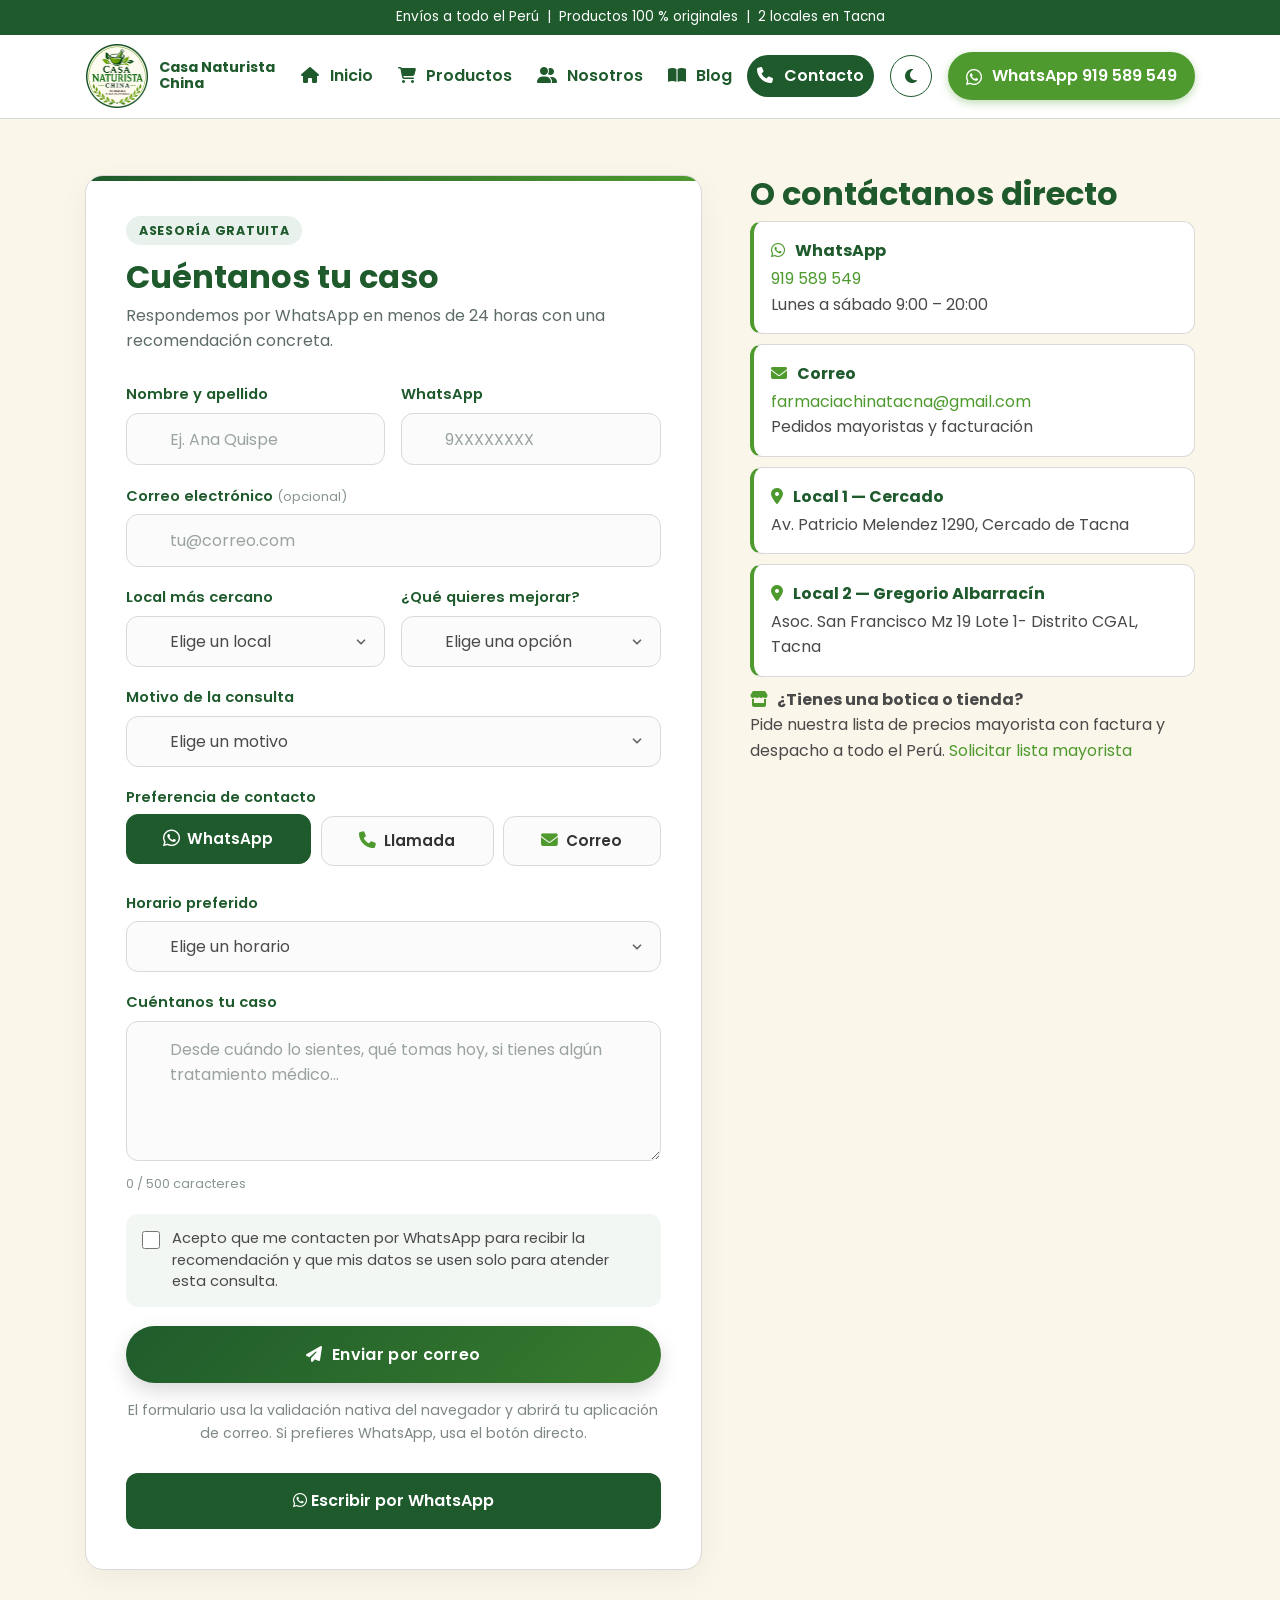
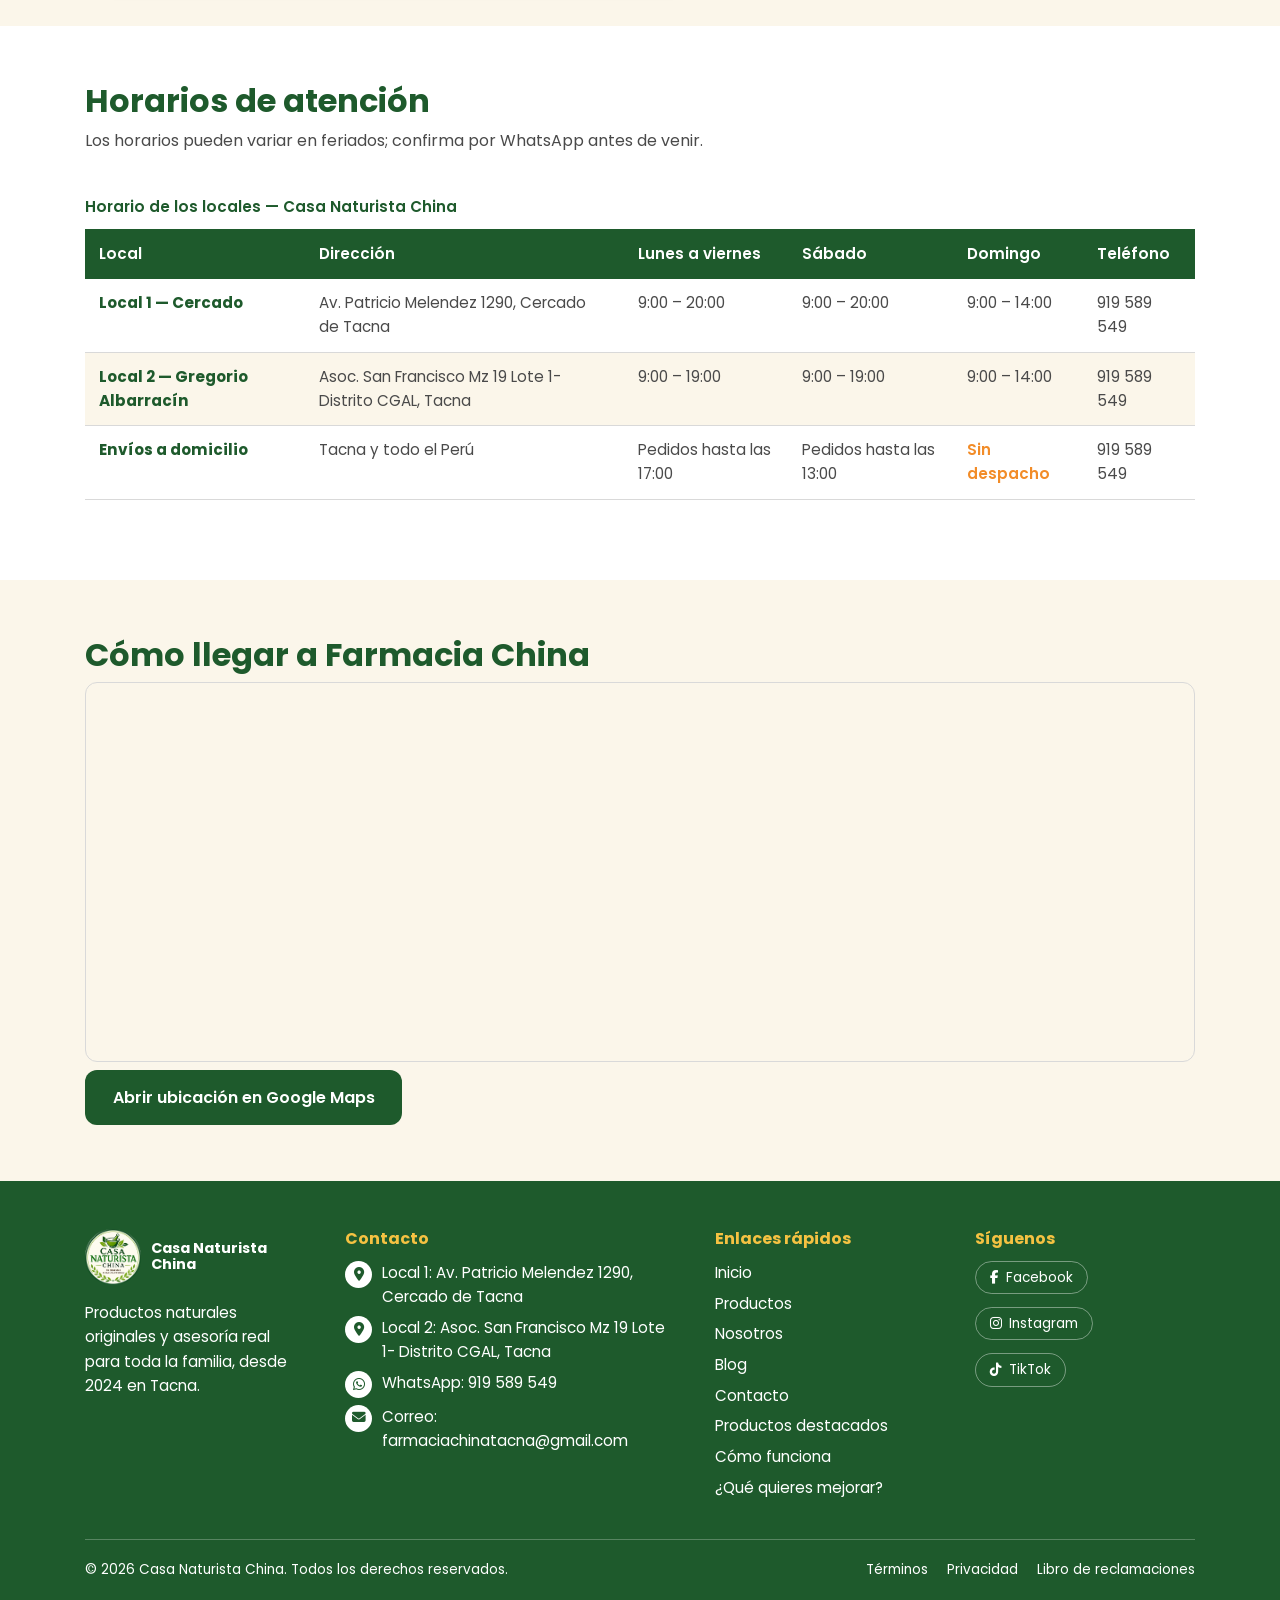
<file: contacto.html>
<!DOCTYPE html>
<html lang="es">

<head>
  <meta charset="UTF-8">
  <meta name="viewport" content="width=device-width, initial-scale=1.0">
  <meta name="description" content="Contacta a Casa Naturista China: asesoría gratuita, WhatsApp, correo, direcciones y horarios de nuestros locales en Tacna.">
  <title>Contacto | Casa Naturista China</title>
  <link rel="icon" type="image/png" href="img/favicon.png">
  <link rel="preconnect" href="https://fonts.googleapis.com">
  <link href="https://fonts.googleapis.com/css2?family=Poppins:wght@400;600;700&display=swap" rel="stylesheet">
  <link rel="stylesheet" href="css/estilos.css">
  <link rel="stylesheet" href="https://cdnjs.cloudflare.com/ajax/libs/font-awesome/6.5.1/css/all.min.css">
  <link rel="stylesheet" href="css/Impresion.css" media="print">
  <link rel="stylesheet" href="css/formulario.css">
  <link rel="stylesheet" href="css/interaccion.css">
  <!-- Modo oscuro persistente: va en el <head> para aplicarse antes de pintar -->
  <script src="js/tema.js"></script>
</head>

<body>

  <!-- ===== ENCABEZADO (igual en todas las páginas) ===== -->
  <header>
    <div class="barra-superior">
      Envíos a todo el Perú &nbsp;|&nbsp; Productos 100 % originales &nbsp;|&nbsp; 2 locales en Tacna
    </div>
    <div class="encabezado">
      <div class="contenedor">
        <a href="index.html" class="logo">
          <img src="img/logo.png" alt="Logo de Casa Naturista China">
          <span>Casa Naturista<br>China</span>
        </a>

        <!-- Menú hamburguesa (solo se ve en celular): js/interaccion.js usa classList.toggle()
             para abrir y cerrar el MISMO menú <nav> de abajo (no hay un segundo menú) -->
        <button type="button" class="boton-hamburguesa" id="boton-menu" aria-label="Abrir o cerrar el menú" aria-expanded="false" aria-controls="menu-principal">&#9776;</button>
        <nav id="menu-principal">
          <ul class="menu">
            <li><a href="index.html"><i class="fa-solid fa-house"></i> Inicio</a></li>
            <li><a href="productos.html"><i class="fa-solid fa-cart-shopping"></i> Productos</a></li>
            <li><a href="nosotros.html"><i class="fa-solid fa-user-group"></i> Nosotros</a></li>
            <li><a href="blog.html"><i class="fa-solid fa-book-open"></i> Blog</a></li>
            <li><a href="contacto.html" class="activo"><i class="fa-solid fa-phone"></i> Contacto</a></li>
          </ul>
        </nav>
        <!-- Modo oscuro: checkbox + CSS; js/tema.js guarda la elección y la mantiene en todas las páginas. -->
        <input type="checkbox" id="theme-toggle" class="theme-toggle" aria-label="Activar modo oscuro">
        <label for="theme-toggle" class="boton-theme" title="Cambiar modo claro/oscuro">
          <i class="fa-solid fa-moon icono-luna" aria-hidden="true"></i>
          <i class="fa-solid fa-sun icono-sol" aria-hidden="true"></i>
          <span class="sr-only">Cambiar modo claro/oscuro</span>
        </label>
        <a href="https://wa.me/51919589549" class="boton-whatsapp" target="_blank" rel="noopener">
          <i class="fa-brands fa-whatsapp"></i> WhatsApp 919 589 549
        </a>

        
      </div>
    </div>
  </header>


  <main>

    <!-- ---------- Formulario de contacto + datos directos ---------- -->
    <section class="seccion contacto">
      <div class="contenedor">

        <!-- Columna izquierda: formulario.
             Cada campo tiene su <label> unido por "for" e "id".
             Los tipos (text, email, tel, select, textarea) hacen que el navegador
             valide solo. "required" obliga a llenar el campo.
             action="#" porque todavía no hay servidor: se conectará en una unidad posterior. -->
        <form id="form-contacto" class="formulario" action="mailto:farmaciachinatacna@gmail.com" method="post" enctype="text/plain">

          <span class="etiqueta-seccion">Asesoría gratuita</span>
          <h2>Cuéntanos tu caso</h2>
          <p>Respondemos por WhatsApp en menos de 24 horas con una recomendación concreta.</p>

          <div class="fila-campos">
            <div class="campo">
              <label for="nombre">Nombre y apellido</label>
              <input type="text" id="nombre" name="nombre" placeholder="Ej. Ana Quispe" minlength="3" pattern="[A-Za-zÁÉÍÓÚáéíóúÑñÜü .'\-]{3,}" required>
               <p class="mensaje-campo" id="msg-nombre" role="alert"></p>
                   <p id="saludo-personalizado" aria-live="polite"></p>
            </div>
            <div class="campo">
              <label for="telefono">WhatsApp</label>
              <input type="tel" id="telefono" name="telefono" placeholder="9XXXXXXXX" inputmode="numeric" pattern="9[0-9]{8}" maxlength="9" title="Ingresa 9 dígitos y empieza con 9" required>
              <p class="mensaje-campo" id="msg-telefono"></p>
            </div>
          </div>

          <div class="campo">
            <label for="correo">Correo electrónico <span class="opcional">(opcional)</span> </label>
            <input type="email" id="correo" name="correo" placeholder="tu@correo.com">
            <p class="mensaje-campo" id="msg-correo"></p>
          </div>

          <div class="fila-campos">
            <div class="campo">
              <label for="local">Local más cercano</label>
              <select id="local" name="local">
                <option value="">Elige un local</option>
                <option value="local-1">Local 1 — Cercado de Tacna</option>
                <option value="local-2">Local 2 — Gregorio Albarracín</option>
                <option value="envio">Prefiero envío a domicilio</option>
              </select>
            </div>
            <div class="campo">
              <label for="necesidad">¿Qué quieres mejorar?</label>
             <select id="necesidad" name="necesidad" required>



                <option value="">Elige una opción</option>
                <option value="digestion">Digestión y desintoxicación</option>
                <option value="energia">Energía y vitalidad</option>
                <option value="huesos">Huesos y articulaciones</option>
                <option value="defensas">Defensas</option>
                <option value="corazon">Corazón y presión</option>
                <option value="piel">Belleza y piel</option>
                <option value="descanso">Descanso y estrés</option>
              </select>
            </div>
          </div>

           <!-- MOTIVO DE LA CONSULTA -->
<div class="campo">
  <label for="motivo">Motivo de la consulta</label>
  <div class="entrada entrada-select">
    <select id="motivo" name="motivo" required>
      <option value="">Elige un motivo</option>
      <option value="Asesoría sobre un producto">Asesoría sobre un producto</option>
      <option value="Precios y disponibilidad">Precios y disponibilidad</option>
      <option value="Hacer un pedido">Hacer un pedido</option>
      <option value="Envío a domicilio">Envío a domicilio</option>
      <option value="Compra mayorista">Compra mayorista</option>
      <option value="Sugerencia o reclamo">Sugerencia o reclamo</option>
      <option value="Otro">Otro</option>
    </select>
  </div>
  <p class="mensaje-campo" id="msg-motivo" role="alert"></p>
</div>

<!-- PREFERENCIA DE CONTACTO -->
<div class="campo" id="campo-preferencia">
  <span class="etiqueta-grupo" id="etq-preferencia">Preferencia de contacto</span>
  <div class="opciones" role="radiogroup" aria-labelledby="etq-preferencia">
    <label class="opcion">
      <input type="radio" name="preferencia" value="WhatsApp" checked>
      <span class="opcion-tarjeta"><i class="fa-brands fa-whatsapp"></i> WhatsApp</span>
    </label>
    <label class="opcion">
      <input type="radio" name="preferencia" value="Llamada telefónica">
      <span class="opcion-tarjeta"><i class="fa-solid fa-phone"></i> Llamada</span>
    </label>
    <label class="opcion">
      <input type="radio" name="preferencia" value="Correo electrónico">
      <span class="opcion-tarjeta"><i class="fa-solid fa-envelope"></i> Correo</span>
    </label>
  </div>
  <p class="mensaje-campo" id="msg-preferencia" role="alert"></p>
</div>

<!-- HORARIO PREFERIDO (3 opciones) -->
<div class="campo">
  <label for="horario">Horario preferido</label>
  <div class="entrada entrada-select">
    <select id="horario" name="horario" required>
      <option value="">Elige un horario</option>
      <option value="Mañana (9:00 – 12:00)">Mañana (9:00 – 12:00)</option>
      <option value="Tarde (12:00 – 17:00)">Tarde (12:00 – 17:00)</option>
      <option value="Noche (17:00 – 19:00)">Noche (17:00 – 20:00)</option>
    </select>
  </div>
  <p class="mensaje-campo" id="msg-horario" role="alert"></p>
</div>

          <div class="campo">
            <label for="mensaje">Cuéntanos tu caso</label>
            <textarea id="mensaje" name="mensaje" minlength="10" maxlength="500" placeholder="Desde cuándo lo sientes, qué tomas hoy, si tienes algún tratamiento médico..." required></textarea>
         <!-- Contador de caracteres: lo actualiza js/principal.js mientras se escribe -->
         <p class="contador" id="contador-mensaje">0 / 500 caracteres</p>
         <p class="mensaje-campo" id="msg-mensaje"  role="alert"></p>

          </div>

          <div class="campo campo-casilla">
            <input type="checkbox" id="autorizo" name="autorizo" required>
            <label for="autorizo">Acepto que me contacten por WhatsApp para recibir la recomendación y que mis datos se usen solo para atender esta consulta.</label>
          
          
          </div>
      <button type="submit" id="boton-enviar" class="boton-enviar"><span class="boton-contenido boton-normal"><i class="fa-solid fa-paper-plane"></i> Enviar por correo</span></button>

        <p class="nota-sin-js">El formulario usa la validación nativa del navegador y abrirá tu aplicación de correo. Si prefieres WhatsApp, usa el botón directo.</p>
          <a class="boton boton-verde boton-whatsapp-form" href="https://wa.me/51919589549" target="_blank" rel="noopener"><i class="fa-brands fa-whatsapp"></i> Escribir por WhatsApp</a>
        </form>

        <!-- Columna derecha: datos de contacto directo -->
        <aside class="datos-contacto">
          <h2>O contáctanos directo</h2>
          <ul class="lista-contacto">
            <li>
              <strong><i class="fa-brands fa-whatsapp"></i> WhatsApp</strong>
              <a href="https://wa.me/51919589549" target="_blank" rel="noopener">919 589 549</a><br>
              Lunes a sábado 9:00 – 20:00
            </li>
            <li>
              <strong><i class="fa-solid fa-envelope"></i> Correo</strong>
              <!-- REEMPLAZAR: correo real -->
              <a href="mailto:farmaciachinatacna@gmail.com">farmaciachinatacna@gmail.com</a><br>
              Pedidos mayoristas y facturación
            </li>
            <li>
              <strong><i class="fa-solid fa-location-dot"></i> Local 1 — Cercado</strong>
             Av. Patricio Melendez 1290, Cercado de Tacna
            </li>
            <li>
              <strong><i class="fa-solid fa-location-dot"></i> Local 2 — Gregorio Albarracín</strong>
              Asoc. San Francisco Mz 19 Lote 1- Distrito CGAL, Tacna
            </li>
          </ul>

          <p>
            <strong><i class="fa-solid fa-store"></i> ¿Tienes una botica o tienda?</strong><br>
            Pide nuestra lista de precios mayorista con factura y despacho a todo el Perú.
            <a href="https://wa.me/51919589549?text=Hola,%20quiero%20la%20lista%20mayorista" target="_blank" rel="noopener">Solicitar lista mayorista</a>
          </p>
        </aside>

      </div>
    </section>


    <!-- ---------- TABLA 2: horarios de atención ---------- -->
    <section class="seccion fondo-blanco" id="horarios">
      <div class="contenedor">
        <h2>Horarios de atención</h2>
        <p class="intro-seccion">Los horarios pueden variar en feriados; confirma por WhatsApp antes de venir.</p>

        <div class="tabla-contenedor">
          <!-- REEMPLAZAR: horarios reales de cada local -->
          <table class="tabla">
            <caption>Horario de los locales — Casa Naturista China</caption>

            <thead>
              <tr>
                <th>Local</th>
                <th>Dirección</th>
                <th>Lunes a viernes</th>
                <th>Sábado</th>
                <th>Domingo</th>
                <th>Teléfono</th>
              </tr>
            </thead>

            <tbody>
              <tr>
                <th>Local 1 — Cercado</th>
                <td>Av. Patricio Melendez 1290, Cercado de Tacna</td>
                <td>9:00 – 20:00</td>
                <td>9:00 – 20:00</td>
                <td>9:00 – 14:00</td>
                <td>919 589 549</td>
              </tr>
              <tr>
                <th>Local 2 — Gregorio Albarracín</th>
                <td>Asoc. San Francisco Mz 19 Lote 1- Distrito CGAL, Tacna</td>
                <td>9:00 – 19:00</td>
                <td>9:00 – 19:00</td>
                <td>9:00 – 14:00</td>
                <td>919 589 549</td>
              </tr>
              <tr>
                <th>Envíos a domicilio</th>
                <td>Tacna y todo el Perú</td>
                <td>Pedidos hasta las 17:00</td>
                <td>Pedidos hasta las 13:00</td>
                <td class="no-disponible">Sin despacho</td>
                <td>919 589 549</td>
              </tr>
            </tbody>
          </table>
        </div>
      </div>
    </section>


    <!-- ---------- Mapa ----------
         Mapa de Google Maps incrustado con <iframe>.  -->
<section class="seccion" id="mapa">
  <div class="contenedor">
    <h2>Cómo llegar a Farmacia China</h2>

    <iframe class="mapa"
      src="https://www.google.com/maps?q=-18.0012292,-70.255739&output=embed"height="380"
      title="Mapa de ubicación de Farmacia China en Tacna"
      loading="lazy"
      allowfullscreen>
    </iframe>
       <a class="boton boton-verde boton-mapa"
       href="https://www.google.com/maps/place/Farmacia+China/@-18.0012085,-70.2660173,15z/data=!3m1!4b1!4m6!3m5!1s0x915acf601aa0c3b3:0xc2d03d82bc2cabeb!8m2!3d-18.0012292!4d-70.255739!16s%2Fg%2F11x0gd92vx"
       target="_blank"
       rel="noopener">
       Abrir ubicación en Google Maps
    </a>
  </div>
</section>

  </main>


  <!-- ===== PIE DE PÁGINA (igual en todas las páginas) ===== -->
  <footer class="pie">
    <div class="contenedor">
      <div class="pie-columnas">
        <div class="pie-columna">
          <a href="index.html" class="logo">
            <img src="img/logo.png" alt="Logo de Casa Naturista China">
            <span>Casa Naturista<br>China</span>
          </a>
          <p>Productos naturales originales y asesoría real para toda la familia, desde 2024 en Tacna.</p>
        </div>
        <div class="pie-columna pie-contacto">
          <h3>Contacto</h3>
          <ul>
            <!-- ÍCONOS: ubicación, WhatsApp y correo (Font Awesome) -->
            <li class="dato"><span class="dato-icono" aria-hidden="true"><i class="fa-solid fa-location-dot"></i></span><span>Local 1: Av. Patricio Melendez 1290, Cercado de Tacna</span></li>
            <li class="dato"><span class="dato-icono" aria-hidden="true"><i class="fa-solid fa-location-dot"></i></span><span>Local 2: Asoc. San Francisco Mz 19 Lote 1- Distrito CGAL, Tacna</span></li>
            <li class="dato"><span class="dato-icono" aria-hidden="true"><i class="fa-brands fa-whatsapp"></i></span><span>WhatsApp: <a href="https://wa.me/51919589549">919 589 549</a></span></li>
            <li class="dato"><span class="dato-icono" aria-hidden="true"><i class="fa-solid fa-envelope"></i></span><span>Correo: <a href="mailto:farmaciachinatacna@gmail.com">farmaciachinatacna@gmail.com</a></span></li>
          </ul>
        </div>
        <div class="pie-columna">
          <h3>Enlaces rápidos</h3>
          <ul>
            <li><a href="index.html">Inicio</a></li>
            <li><a href="productos.html">Productos</a></li>
            <li><a href="nosotros.html">Nosotros</a></li>
            <li><a href="blog.html">Blog</a></li>
            <li><a href="contacto.html">Contacto</a></li>
            <li><a href="index.html#destacados">Productos destacados</a></li>
            <li><a href="index.html#como-funciona">Cómo funciona</a></li>
            <li><a href="index.html#necesidades">¿Qué quieres mejorar?</a></li>
          </ul>
        </div>
        <div class="pie-columna">
          <h3>Síguenos</h3>
          <div class="redes">
            <!-- ÍCONOS: redes sociales -->
            <a href="https://www.facebook.com/casanaturistachina/" target="_blank" rel="noopener"><i class="fa-brands fa-facebook-f"></i> Facebook</a>
            <a href="https://www.instagram.com/casanaturistachina/?hl=es-la/" target="_blank" rel="noopener"><i class="fa-brands fa-instagram"></i> Instagram</a>
            <a href="https://www.tiktok.com/@casanaturistachina?lang=es/" target="_blank" rel="noopener"><i class="fa-brands fa-tiktok"></i> TikTok</a>
          </div>
        </div>
      </div>
      <div class="pie-final">
        <p>&copy; 2026 Casa Naturista China. Todos los derechos reservados.</p>
        <ul>
          <li><a href="#">Términos</a></li>
          <li><a href="#">Privacidad</a></li>
          <li><a href="#">Libro de reclamaciones</a></li>
        </ul>
      </div>
    </div>
  </footer>
<script src="js/catalogo.js"></script>
<script src="js/principal.js"></script>
<script src="js/interaccion.js"></script>
</body>

</html>
</file>
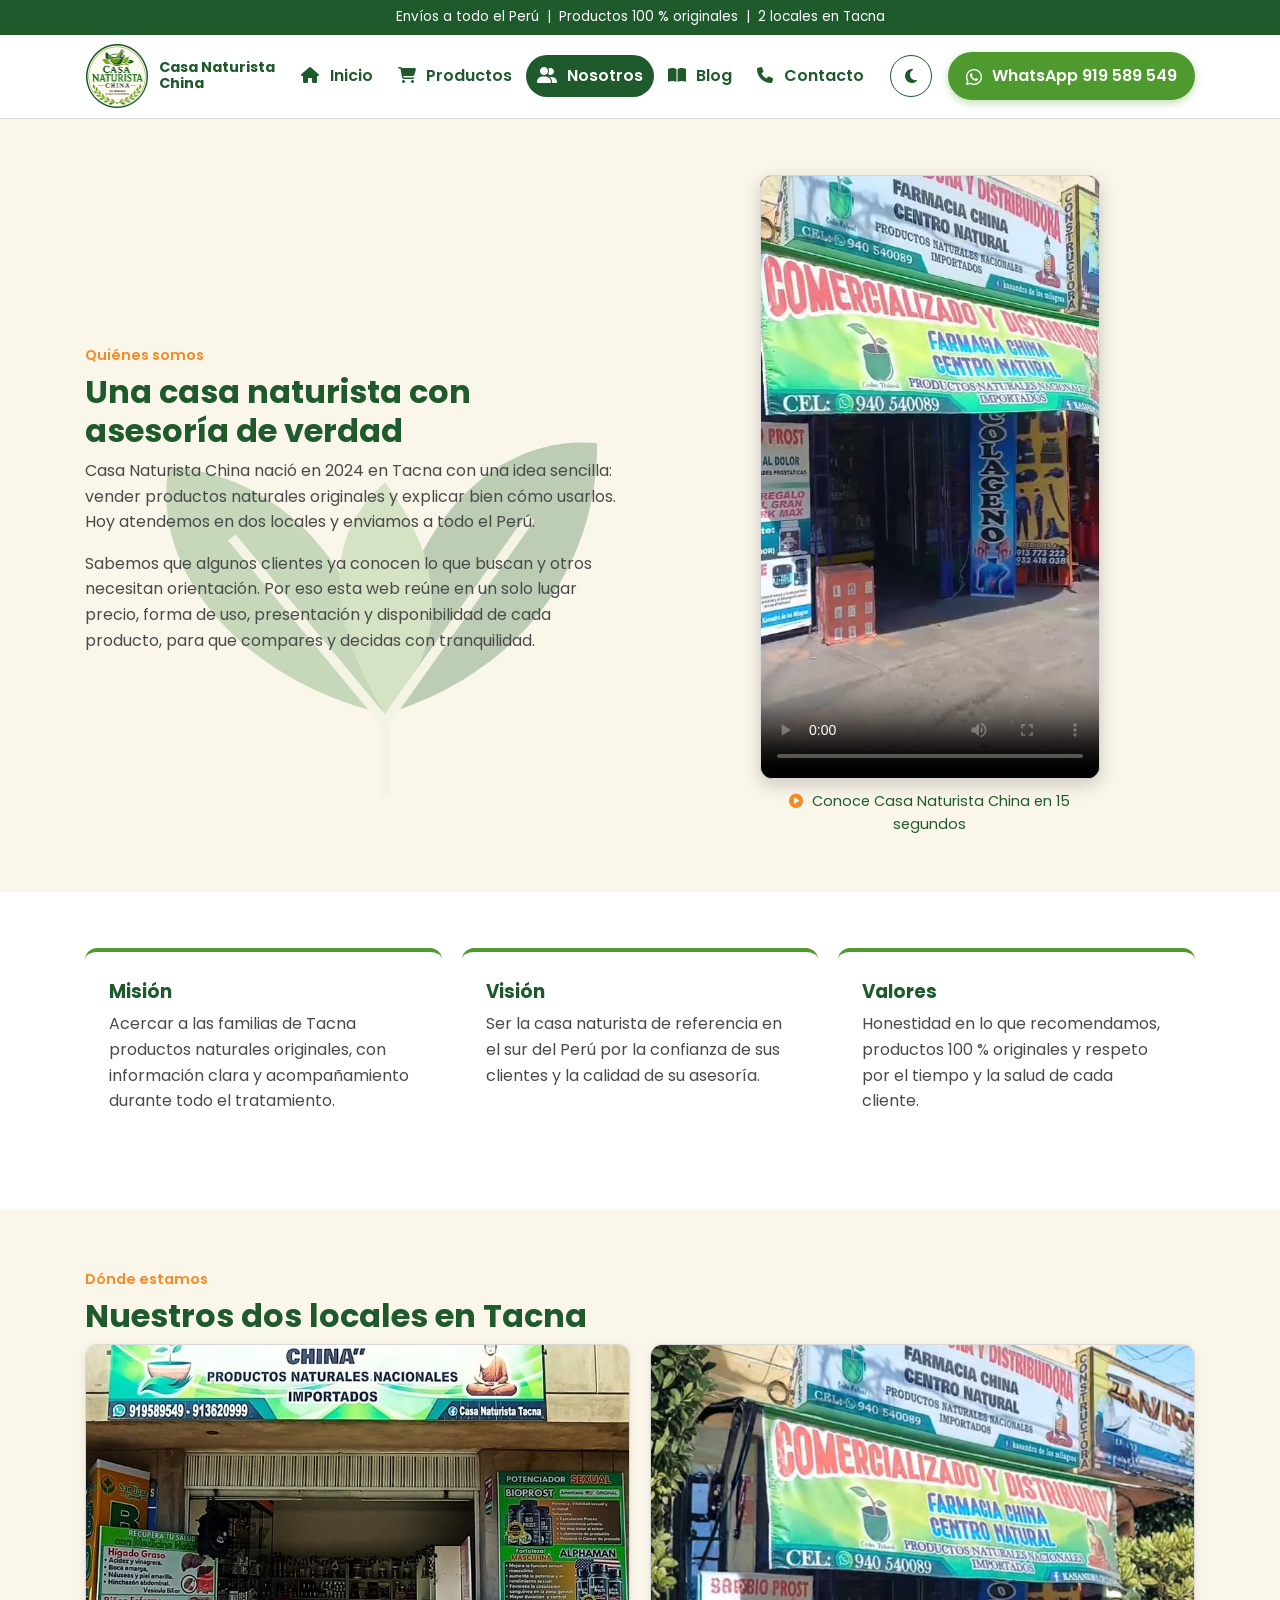
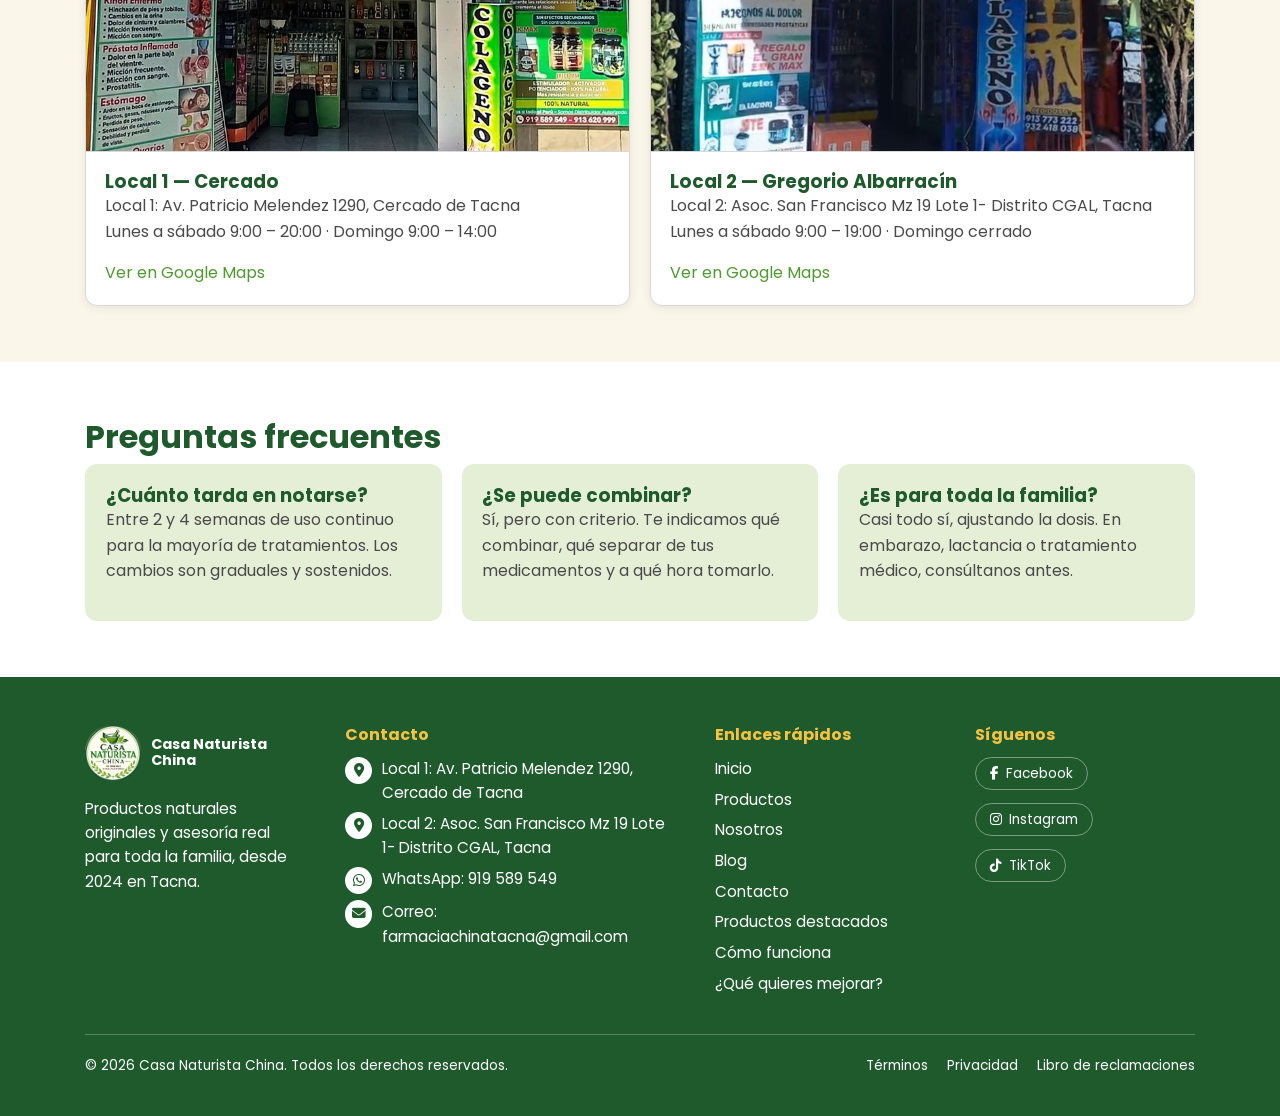
<file: nosotros.html>
<!DOCTYPE html>
<html lang="es">

<head>
  <meta charset="UTF-8">
  <meta name="viewport" content="width=device-width, initial-scale=1.0">
  <meta name="description" content="Conoce Casa Naturista China: quiénes somos, nuestros dos locales en Tacna y cómo trabajamos.">
  <title>Nosotros | Casa Naturista China</title>
  <link rel="icon" type="image/png" href="img/favicon.png">
  <link rel="preconnect" href="https://fonts.googleapis.com">
  <link href="https://fonts.googleapis.com/css2?family=Poppins:wght@400;600;700&display=swap" rel="stylesheet">
  <link rel="stylesheet" href="css/estilos.css">
  <link rel="stylesheet" href="https://cdnjs.cloudflare.com/ajax/libs/font-awesome/6.5.1/css/all.min.css">
  <link rel="stylesheet" href="css/Impresion.css" media="print">
  <link rel="stylesheet" href="css/interaccion.css">
  <!-- Modo oscuro persistente: va en el <head> para aplicarse antes de pintar -->
  <script src="js/tema.js"></script>
</head>

<body>

  <!-- ===== ENCABEZADO (igual en todas las páginas) ===== -->
  <header>
    <div class="barra-superior">
      Envíos a todo el Perú &nbsp;|&nbsp; Productos 100 % originales &nbsp;|&nbsp; 2 locales en Tacna
    </div>
    <div class="encabezado">
      <div class="contenedor">
        <a href="index.html" class="logo">
          <img src="img/logo.png" alt="Logo de Casa Naturista China">
          <span>Casa Naturista<br>China</span>
        </a>

        <!-- Menú hamburguesa (solo se ve en celular): js/interaccion.js usa classList.toggle()
             para abrir y cerrar el MISMO menú <nav> de abajo (no hay un segundo menú) -->
        <button type="button" class="boton-hamburguesa" id="boton-menu" aria-label="Abrir o cerrar el menú" aria-expanded="false" aria-controls="menu-principal">&#9776;</button>
        <nav id="menu-principal">
          <ul class="menu">
            <li><a href="index.html"><i class="fa-solid fa-house"></i> Inicio</a></li>
            <li><a href="productos.html"><i class="fa-solid fa-cart-shopping"></i> Productos</a></li>
            <li><a href="nosotros.html" class="activo"><i class="fa-solid fa-user-group"></i> Nosotros</a></li>
            <li><a href="blog.html"><i class="fa-solid fa-book-open"></i> Blog</a></li>
            <li><a href="contacto.html"><i class="fa-solid fa-phone"></i> Contacto</a></li>
          </ul>
        </nav>
        <!-- Modo oscuro: checkbox + CSS; js/tema.js guarda la elección y la mantiene en todas las páginas. -->
        <input type="checkbox" id="theme-toggle" class="theme-toggle" aria-label="Activar modo oscuro">
        <label for="theme-toggle" class="boton-theme" title="Cambiar modo claro/oscuro">
          <i class="fa-solid fa-moon icono-luna" aria-hidden="true"></i>
          <i class="fa-solid fa-sun icono-sol" aria-hidden="true"></i>
          <span class="sr-only">Cambiar modo claro/oscuro</span>
        </label>
        <a href="https://wa.me/51919589549" class="boton-whatsapp" target="_blank" rel="noopener">
          <i class="fa-brands fa-whatsapp"></i> WhatsApp 919 589 549
        </a>
      </div>
    </div>
  </header>


  <main>

    <!-- ---------- Quiénes somos + video ----------
         La etiqueta <video> con "controls" muestra los botones de reproducir,
         pausar y volumen. El texto interior se ve solo si el navegador no la soporta. -->
    <section class="seccion">
      <div class="contenedor dos-columnas">

        <div>
          <span class="etiqueta-seccion">Quiénes somos</span>
          <h2>Una casa naturista con asesoría de verdad</h2>
          <p>
            Casa Naturista China nació en 2024 en Tacna con una idea sencilla:
            vender productos naturales originales y explicar bien cómo usarlos.
            Hoy atendemos en dos locales y enviamos a todo el Perú.
          </p>
          <p>
            Sabemos que algunos clientes ya conocen lo que buscan y otros necesitan
            orientación. Por eso esta web reúne en un solo lugar precio, forma de uso,
            presentación y disponibilidad de cada producto, para que compares y decidas
            con tranquilidad.
          </p>

        </div>
 <style>

.seccion-naturista {
    position: relative;                 
    width: 750px;               
    margin: 50px ;         
    text-align: left;          
}


.hoja {
    position: absolute;
    
    top: 400px;               
    left: 110px;               
  
    
    width: 550px ;       
    height: auto ;
    
    z-index: -1;              
    opacity: 0.3;             
    
    transition: transform 0.2s ease-in-out, opacity 0.2s ease-in-out;
}


.hoja:hover {
    transform: scale(1.05);    
    opacity: 0.3;             
    cursor: pointer; 
}      
</style>

 <img src="img/soloho.svg" alt="solo hojas " class="hoja">

        <div>
          <!-- REEMPLAZAR: media/presentacion.mp4 por el video real de la tienda.
               Alternativa con YouTube (quitar los comentarios para usarla):
               <iframe width="560" height="315" src="https://www.youtube.com/embed/ID_DEL_VIDEO"
                       title="Video de Casa Naturista China" allowfullscreen></iframe> -->
<!-- TURNO 7 — VIDEO MEJORADO
               - Tamaño: el video original es vertical (478x850), por eso se centra y
                 se limita a 340 px de ancho (ver .video-contenedor en el CSS).
               - Presentación: imagen de portada (poster) y pie de foto.
               - Responsive: aspect-ratio 9/16 reserva el espacio y max-width:100% lo adapta.
               - Peso: se comprimió de 3.7 MB a 1.2 MB y preload="metadata" evita descargarlo
                 completo hasta que el usuario pulse reproducir. -->
          <figure class="video-contenedor">
            <video class="video" controls playsinline preload="metadata"
                   poster="img/poster-presentacion.jpg">
              <source src="media/presentacion.mp4" type="video/mp4">
              Tu navegador no puede reproducir este video.
            </video>
            <figcaption><i class="fa-solid fa-circle-play"></i> Conoce Casa Naturista China en 15 segundos</figcaption>
          </figure>
        </div>

      </div>
    </section>


    <!-- ---------- Misión y visión ---------- -->
    <section class="seccion fondo-blanco">
      <div class="contenedor">
        <div class="cuadricula">
          <article class="paso">
            <h3>Misión</h3>
            <p>Acercar a las familias de Tacna productos naturales originales, con información clara y acompañamiento durante todo el tratamiento.</p>
          </article>
          <article class="paso">
            <h3>Visión</h3>
            <p>Ser la casa naturista de referencia en el sur del Perú por la confianza de sus clientes y la calidad de su asesoría.</p>
          </article>
          <article class="paso">
            <h3>Valores</h3>
            <p>Honestidad en lo que recomendamos, productos 100 % originales y respeto por el tiempo y la salud de cada cliente.</p>
          </article>
        </div>
      </div>
    </section>


    <!-- ---------- Nuestros locales ---------- -->
    <section class="seccion" id="locales">
      <div class="contenedor">
        <span class="etiqueta-seccion">Dónde estamos</span>
        <h2>Nuestros dos locales en Tacna</h2>

        <div class="cuadricula">

          <article class="local">
            
            <img loading="lazy" decoding="async" width="800" height="827" src="img/local-1.jpeg" alt="Fachada del Local 1 de Casa Naturista China en el Cercado de Tacna">
            <div class="local-cuerpo">
              

              <h3>Local 1 — Cercado</h3>
              <p>Local 1: Av. Patricio Melendez 1290, Cercado de Tacna<br>Lunes a sábado 9:00 – 20:00 · Domingo 9:00 – 14:00</p>
              <a href="https://maps.app.goo.gl/2axtPpLy4h4LhoJGA" target="_blank" rel="noopener">Ver en Google Maps</a>
            </div>
          </article>

          <article class="local">
            <img loading="lazy" decoding="async" width="800" height="822" src="img/local-2.jpg" alt="Fachada del Local 2 de Casa Naturista China en Gregorio Albarracín, Tacna">
            <div class="local-cuerpo">
              <h3>Local 2 — Gregorio Albarracín</h3>
              <p>Local 2: Asoc. San Francisco Mz 19 Lote 1- Distrito CGAL, Tacna<br>Lunes a sábado 9:00 – 19:00 · Domingo cerrado</p>
              <a href="https://www.google.com/maps/search/?api=1&query=Asoc.%20San%20Francisco%20Mz%2019%20Lote%201%2C%20Gregorio%20Albarracin%2C%20Tacna%2C%20Peru" target="_blank" rel="noopener">Ver en Google Maps</a>
            </div>
          </article>

        </div>
      </div>
    </section>


    <!-- ---------- Preguntas frecuentes ---------- -->
    <section class="seccion fondo-blanco" id="preguntas">
      <div class="contenedor">
        <h2>Preguntas frecuentes</h2>
        <div class="cuadricula">
          <article class="pregunta">
            <h3>¿Cuánto tarda en notarse?</h3>
            <p>Entre 2 y 4 semanas de uso continuo para la mayoría de tratamientos. Los cambios son graduales y sostenidos.</p>
          </article>
          <article class="pregunta">
            <h3>¿Se puede combinar?</h3>
            <p>Sí, pero con criterio. Te indicamos qué combinar, qué separar de tus medicamentos y a qué hora tomarlo.</p>
          </article>
          <article class="pregunta">
            <h3>¿Es para toda la familia?</h3>
            <p>Casi todo sí, ajustando la dosis. En embarazo, lactancia o tratamiento médico, consúltanos antes.</p>
          </article>
        </div>
      </div>
    </section>

  </main>


  <!-- ===== PIE DE PÁGINA (igual en todas las páginas) ===== -->
  <footer class="pie">
    <div class="contenedor">
      <div class="pie-columnas">
        <div class="pie-columna">
          <a href="index.html" class="logo">
            <img src="img/logo.png" alt="Logo de Casa Naturista China">
            <span>Casa Naturista<br>China</span>
          </a>
          <p>Productos naturales originales y asesoría real para toda la familia, desde 2024 en Tacna.</p>
        </div>
        <div class="pie-columna pie-contacto">
          <h3>Contacto</h3>
          <ul>
            <!-- ÍCONOS: ubicación, WhatsApp y correo (Font Awesome) -->
            <li class="dato"><span class="dato-icono" aria-hidden="true"><i class="fa-solid fa-location-dot"></i></span><span>Local 1: Av. Patricio Melendez 1290, Cercado de Tacna</span></li>
            <li class="dato"><span class="dato-icono" aria-hidden="true"><i class="fa-solid fa-location-dot"></i></span><span>Local 2: Asoc. San Francisco Mz 19 Lote 1- Distrito CGAL, Tacna</span></li>
            <li class="dato"><span class="dato-icono" aria-hidden="true"><i class="fa-brands fa-whatsapp"></i></span><span>WhatsApp: <a href="https://wa.me/51919589549">919 589 549</a></span></li>
            <li class="dato"><span class="dato-icono" aria-hidden="true"><i class="fa-solid fa-envelope"></i></span><span>Correo: <a href="mailto:farmaciachinatacna@gmail.com">farmaciachinatacna@gmail.com</a></span></li>
          </ul>
        </div>
        <div class="pie-columna">
          <h3>Enlaces rápidos</h3>
          <ul>
            <li><a href="index.html">Inicio</a></li>
            <li><a href="productos.html">Productos</a></li>
            <li><a href="nosotros.html">Nosotros</a></li>
            <li><a href="blog.html">Blog</a></li>
            <li><a href="contacto.html">Contacto</a></li>
            <li><a href="index.html#destacados">Productos destacados</a></li>
            <li><a href="index.html#como-funciona">Cómo funciona</a></li>
            <li><a href="index.html#necesidades">¿Qué quieres mejorar?</a></li>
          </ul>
        </div>
        <div class="pie-columna">
          <h3>Síguenos</h3>
          <div class="redes">
            <!-- ÍCONOS: redes sociales -->
            <a href="https://www.facebook.com/casanaturistachina/" target="_blank" rel="noopener"><i class="fa-brands fa-facebook-f"></i> Facebook</a>
            <a href="https://www.instagram.com/casanaturistachina/?hl=es-la/" target="_blank" rel="noopener"><i class="fa-brands fa-instagram"></i> Instagram</a>
            <a href="https://www.tiktok.com/@casanaturistachina?lang=es/" target="_blank" rel="noopener"><i class="fa-brands fa-tiktok"></i> TikTok</a>
          </div>
        </div>
      </div>
      <div class="pie-final">
        <p>&copy; 2026 Casa Naturista China. Todos los derechos reservados.</p>
        <ul>
          <li><a href="#">Términos</a></li>
          <li><a href="#">Privacidad</a></li>
          <li><a href="#">Libro de reclamaciones</a></li>
        </ul>
      </div>
    </div>
  </footer>
<script src="js/catalogo.js"></script>
<script src="js/principal.js"></script>
<script src="js/interaccion.js"></script>
</body>

</html>
</file>
<file: css/estilos.css>
/* ============================================================
   CASA NATURISTA CHINA — Hoja de estilos principal
   Archivo: css/estilos.css
   Se enlaza desde todas las páginas con:
   <link rel="stylesheet" href="css/estilos.css">

   ÍNDICE
   1. Variables (colores y tipografía)
   2. Reset y estilos base
   3. Tipografía (títulos, párrafos, enlaces)
   4. Botones
   5. Encabezado y menú de navegación
   6. Portada (hero)
   7. Secciones y contenedor
   8. Tarjetas (necesidades, pasos, productos, testimonios)
   9. Tablas de datos
   10. Formulario de contacto
   11. Multimedia (video e imágenes)
   12. Pie de página
   13. Diseño adaptable (responsive)
   14. Iconos profesionales 
   ============================================================ */


/* ------------------------------------------------------------
   1. VARIABLES
   Los colores salen del logo y de la referencia visual.
   Si cambia un color, se cambia aquí y se aplica en todo el sitio.
   ------------------------------------------------------------ */
:root {
  --verde-oscuro: #1E5A2C;   /* texto principal, fondos fuertes */
  --verde-medio:  #4E9A2E;   /* acentos, íconos */
  --verde-claro:  #E4EFD6;   /* fondos suaves */
  --naranja:      #F28C28;   /* botones y llamados a la acción */
  --amarillo:     #F5C242;   /* detalles */
  --crema:        #FBF6EA;   /* fondo general del sitio */
  --blanco:       #FFFFFF;
  --gris-texto:   #4A4A4A;   /* texto de párrafos */
  --gris-borde:   #D9D9D9;   /* bordes de tablas y campos */

  --fuente:       'Poppins', Arial, Helvetica, sans-serif;
  --ancho-maximo: 1150px;    /* ancho del contenido en pantallas grandes */
  --radio:        12px;      /* redondeo de tarjetas y botones */
}
/* ============================================================
  MODO OSCURO
 */
[data-theme="dark"] {
  --verde-oscuro: #21b05d;   
  --verde-medio:  #27ae60;   
  --verde-claro:  #1e2f23;   
  --crema:        #121212;   /* Fondo general oscuro */
  --blanco:       #1e1e1e;   /* Fondo de tarjetas y header oscuro */
  --gris-texto:   #e0e0e0;   /* Texto claro */
  --gris-borde:   #383838;   /* Bordes oscuros */
}

/* ------------------------------------------------------------
   2. RESET Y ESTILOS BASE
   Quitamos márgenes por defecto del navegador y fijamos la base.
   ------------------------------------------------------------ */
* {
  margin: 0;
  padding: 0;
  box-sizing: border-box; /* el padding no aumenta el ancho del elemento */
}

html {
  scroll-behavior: smooth;  /* los enlaces internos (#seccion) bajan suavemente */
  scroll-padding-top: 100px; /* el encabezado fijo no tapa la sección a la que se llega */
}

body {
  font-family: var(--fuente);
  font-size: 16px;
  line-height: 1.6;
  color: var(--gris-texto);
  background-color: var(--crema);
  transition: background-color 0.3s ease, color 0.3s ease;
}

img {
  max-width: 100%;   /* las imágenes nunca se salen de su contenedor */
  height: auto;
  display: block;
  
}
video {
  max-width: 100%;   /* las imágenes nunca se salen de su contenedor */
  display: block;

}

ul {
  list-style: none;  /* las listas del menú y del pie no llevan viñetas */
}


/* ------------------------------------------------------------
   3. TIPOGRAFÍA
   ------------------------------------------------------------ */
h1,
h2,
h3 {
  color: var(--verde-oscuro);
  line-height: 1.2;
  font-weight: 700;
}

h1 { font-size: 3rem; }
h2 { font-size: 2rem; margin-bottom: 0.5rem; }
h3 { font-size: 1.15rem; }

p {
  margin-bottom: 1rem;
}

a {
  color: var(--verde-medio);
  text-decoration: none;
}

a:hover {
  text-decoration: underline;
}

/* Texto pequeño que va encima de un título (ej. "Cómo funciona") */
.etiqueta-seccion {
  display: inline-block;
  color: var(--naranja);
  font-weight: 600;
  font-size: 0.9rem;
  margin-bottom: 0.4rem;
}

/* Utilidades de texto */
.texto-centrado { text-align: center; }
.enlace-mas     { margin-top: 1.5rem; font-weight: 600; }

/* Título de cada grupo de productos en productos.html */
.titulo-grupo {
  font-size: 1.35rem;
  margin: 2.5rem 0 1rem;
  padding-left: 0.8rem;
  border-left: 4px solid var(--naranja);
}

/* Párrafo introductorio debajo del título de cada sección */
.intro-seccion {
  max-width: 640px;
  margin-bottom: 2rem;
}

.selector-necesidad-label {
  display: block;
  margin-bottom: 0.5rem;
  color: var(--verde-oscuro);
  font-weight: 600;
}

.selector-necesidad {
  display: block;
  width: min(100%, 440px);
  margin-bottom: 1rem;
}

.mensaje-necesidad {
  min-height: 1.6em;
  margin-bottom: 2rem;
  color: var(--verde-oscuro);
  font-weight: 600;
}

.enlace-categoria {
  margin: -1rem 0 2rem;
}

.enlace-categoria[hidden] {
  display: none;
}


/* ------------------------------------------------------------
   4. BOTONES
   Un botón es un enlace <a> con la clase .boton
   ------------------------------------------------------------ */
.boton {
  display: inline-block;
  padding: 0.8rem 1.6rem;
  border-radius: var(--radio);
  font-weight: 600;
  text-decoration: none;
  border: 2px solid transparent;
}

.boton:hover {
  text-decoration: none;
  opacity: 0.9;
}

.boton-verde {
  background-color: var(--verde-oscuro);
  color: var(--blanco);
}

.boton-naranja {
  background-color: var(--naranja);
  color: var(--blanco);
  transition: transform 0.4s ease, 
              background-color 0.4s ease,
              box-shadow 0.4s ease;
}

.boton-borde {
  background-color: transparent;
  color: var(--verde-oscuro);
  border-color: var(--verde-oscuro);
}

.boton-naranja:hover {
  transform: scale(1.08);
  background-color: var(--naranja);
  box-shadow: 0 8px 18px rgba(0,0,0,0.20);
}
/* ------------------------------------------------------------
   5. ENCABEZADO Y MENÚ DE NAVEGACIÓN
   ------------------------------------------------------------ */

/* Barra superior fina con mensajes de confianza */
.barra-superior {
  background-color: var(--verde-oscuro);
  color: var(--blanco);
  font-size: 0.85rem;
  text-align: center;
  padding: 0.4rem 1rem;
}

/* "position: sticky" solo funciona dentro de la caja que lo contiene. El <header>
   mide lo mismo que su contenido, así que el menú no tenía recorrido y se iba con
   el scroll. Con "display: contents" el <header> deja de formar caja y el
   encabezado queda fijo respecto a toda la página. */
body > header {
  display: contents;
}

/* Encabezado principal: logo + menú + botón WhatsApp */
.encabezado {
  background-color: var(--blanco);
  border-bottom: 1px solid var(--gris-borde);
  position: sticky;   /* el menú se queda fijo al hacer scroll */
  top: 0;
  z-index: 10;
}

.encabezado .contenedor {
  display: flex;                 /* logo, menú y botón en una fila */
  align-items: center;           /* todo centrado en vertical */
  justify-content: space-between;
  flex-wrap: wrap;               /* si no cabe, baja de fila en vez de salirse */
  gap: 1.5rem;
  padding-top: 0.6rem;
  padding-bottom: 0.6rem;
}

/* El logo no se encoge cuando el espacio es poco */
.encabezado .logo {
  flex-shrink: 0;
}

.logo {
  display: flex;
  align-items: center;
  gap: 0.6rem;
  color: var(--verde-oscuro);
  font-weight: 700;
  line-height: 1.1;
}

.logo:hover {
  text-decoration: none;
}

.logo img {
  width: 64px;
  height: 64px;
  object-fit: contain;   /* el logo nunca se deforma */
}

.logo span {
  font-size: 0.9rem;
}

/* El menú ocupa el espacio libre entre el logo y el botón (flex: 1)
   y sus enlaces quedan centrados con separación uniforme (gap) */
.encabezado nav {
  flex: 1;
}

/* Lista de enlaces del menú */
.menu {
  display: flex;
  justify-content: center;
  gap: 0.4rem;
}

.menu a {
  display: block;
  color: var(--verde-oscuro);
  font-weight: 600;
  padding: 0.5rem 1rem;
  border-radius: 30px;                 /* cada enlace es una "pastilla" */
  transition: background-color 0.3s ease, color 0.3s ease;
}

.menu a:hover {
  text-decoration: none;
  background-color: var(--verde-claro);  /* al pasar el mouse */
}

.menu a.activo {
  text-decoration: none;
  background-color: var(--verde-oscuro); /* página actual */
  color: var(--blanco);
}

/* Botón de WhatsApp del encabezado */
.boton-whatsapp {
  background-color: var(--verde-medio);
  color: var(--blanco);
  padding: 0.7rem 1.5rem;
  border-radius: 30px;
  font-weight: 600;
  white-space: nowrap;
  box-shadow: 0 3px 8px rgba(78, 154, 46, 0.35);   /* sombra suave verde */
  transition: background-color 0.3s ease, box-shadow 0.3s ease;
}

.boton-whatsapp:hover {
  text-decoration: none;
  background-color: var(--verde-oscuro);
  box-shadow: 0 6px 14px rgba(0, 0, 0, 0.25);
}

/* Menú hamburguesa: en pantallas grandes no se ve.
   La casilla oculta (checkbox) es la que "recuerda" si el menú está abierto */
.menu-toggle,
.boton-hamburguesa {
  display: none;
}

.boton-hamburguesa {
  font-size: 1.8rem;
  line-height: 1;
  color: var(--verde-oscuro);
  border: 2px solid var(--verde-oscuro);
  border-radius: var(--radio);
  padding: 0.3rem 0.8rem;
  cursor: pointer;
  transition: background-color 0.3s ease, color 0.3s ease;
}

.boton-hamburguesa:hover {
  background-color: var(--verde-oscuro);
  color: var(--blanco);
}


/* ------------------------------------------------------------
   6. PORTADA (HERO)
   Texto a la izquierda y foto a la derecha.
   ------------------------------------------------------------ */
.portada {
  padding: 4rem 0;
}

.portada .contenedor {
  display: flex;
  align-items: center;
  gap: 3rem;
}

.portada-texto {
  flex: 1;
}

.portada-texto h1 {
  margin: 0.5rem 0 1rem;
}

.portada-imagen {
  flex: 1;
}

.portada-imagen img {
  border-radius: var(--radio);
  transition: transform 0.5s ease;
}

.portada-imagen img:hover {
  transform: scale(1.03);   /* zoom suave: con 1.2 la foto tapaba el texto */
}

/* Grupo de botones debajo del texto */
.portada-botones {
  display: flex;
  gap: 1rem;
  flex-wrap: wrap;
  margin-top: 1.5rem;
}

/* Frase escrita a mano encima del título ("Tu bienestar comienza aquí") */
.frase-manuscrita {
  color: var(--verde-medio);
  font-style: italic;
  font-size: 1.1rem;
}


/* ------------------------------------------------------------
   7. SECCIONES Y CONTENEDOR
   .contenedor centra el contenido y limita su ancho.
   .seccion da el espacio vertical entre bloques.
   ------------------------------------------------------------ */
.contenedor {
  width: 100%;
  max-width: var(--ancho-maximo);
  margin: 0 auto;
  padding: 0 1.25rem;
}

.seccion {
  padding: 3.5rem 0;
}

/* Variantes de fondo para alternar secciones */
.fondo-blanco { background-color: var(--blanco); }
.fondo-verde  { background-color: var(--verde-oscuro); color: var(--blanco); }
.fondo-verde h2,
.fondo-verde h3 { color: var(--blanco); }

/* Franja de beneficios debajo de la portada (5 columnas) */
.franja-beneficios {
  display: flex;
  flex-wrap: wrap;
}

.beneficio {
  flex: 1 1 200px;
  padding: 1.2rem 1.4rem;
  color: var(--blanco);
  display: flex;
  align-items: center;
  gap: 0.85rem;
}

.beneficio-icono {
  flex-shrink: 0;
  display: flex;
  align-items: center;
  justify-content: center;
}

.beneficio-icono img,
.beneficio-icono svg {
  width: 30px;
  height: 30px;
  display: block;
}

.beneficio-texto {
  flex: 1;
}

.beneficio h3 {
  color: var(--blanco);
  font-size: 1rem;
  margin-bottom: 0.2rem;
}

.beneficio p {
  font-size: 0.88rem;
  margin: 0;
  line-height: 1.35;
}

/* cada bloque con un tono distinto, como en la referencia visual */
.beneficio:nth-child(1) { background-color: var(--verde-oscuro); }
.beneficio:nth-child(2) { background-color: var(--verde-medio); }
.beneficio:nth-child(3) { background-color: var(--naranja); }
.beneficio:nth-child(4) { background-color: var(--amarillo); color: var(--verde-oscuro); }
.beneficio:nth-child(4) h3 { color: var(--verde-oscuro); }
.beneficio:nth-child(5) { background-color: #7CB342; }

/* Cifras de la sección "Historias reales" */
.cifras {
  display: flex;
  gap: 2.5rem;
  margin: 1.5rem 0 2rem;
}

.cifra strong {
  display: block;
  font-size: 2.2rem;
  color: var(--verde-oscuro);
}


/* ------------------------------------------------------------
   8. TARJETAS
   Todas las cuadrículas usan flex con "wrap": las tarjetas
   pasan a la siguiente fila cuando no caben.
   ------------------------------------------------------------ */
.cuadricula {
  display: flex;
  flex-wrap: wrap;
  gap: 1.25rem;
}

/* ============================================================
   SISTEMA GRID PARA PRODUCTOS
   Vista Escritorio: 3 columnas iguales con espacio de 25px
   ============================================================ */
.grid-productos {
  display: grid;
  grid-template-columns: repeat(3, 1fr);
  gap: 25px;
}

.grid-productos .producto {
  max-width: 100%; /* Ocupa el ancho completo de su celda de rejilla */
}

/* ============================================================
   GALERÍA GRID: "CONOCE NUESTROS PRODUCTOS"
   Vista Escritorio: 3 columnas iguales con 25px de separación
   ============================================================ */
.grid-galeria {
  display: grid;
  grid-template-columns: repeat(3, 1fr);
  gap: 25px;
}

.tarjeta-galeria {
  background-color: var(--blanco);
  border: 1px solid var(--gris-borde);
  border-radius: var(--radio);
  overflow: hidden;
  display: flex;
  flex-direction: column;
  text-decoration: none;
  color: inherit;
}

.tarjeta-galeria img {
  width: 100%;
  height: 220px;
  object-fit: cover;
}

.galeria-info {
  padding: 1.1rem 1rem;
  display: flex;
  align-items: center;
  justify-content: center;
  text-align: center;
  background-color: var(--blanco);
}

.galeria-info h3 {
  font-size: 1.1rem;
  font-weight: 600;
  color: var(--verde-oscuro);
  margin: 0;
}

/* Necesidad de salud: círculo con ícono + texto (enlace a productos) */
.necesidad {
  flex: 1 1 130px;
  max-width: 140px;
  text-align: center;
  background-color: var(--blanco);
  border: 1px solid var(--gris-borde);
  border-radius: var(--radio);
  padding: 1.2rem 0.8rem;
  color: var(--verde-oscuro);
  font-weight: 600;
  font-size: 0.95rem;
}

.necesidad:hover {
  text-decoration: none;
  border-color: var(--verde-medio);
  background-color: var(--verde-claro);

  transition: transform .5s;
  transform: scale(1.3);
  
}

.necesidad .icono {
  display: block;
  font-size: 2rem;
  margin-bottom: 0.4rem;
}

/* Pasos de "Cómo funciona" */
.paso {
  flex: 1 1 220px;
  background-color: var(--blanco);
  border-top: 4px solid var(--verde-medio);
  border-radius: var(--radio);
  padding: 1.5rem;
}

.paso .numero {
  color: var(--naranja);
  font-weight: 700;
  font-size: 0.85rem;
}

.paso h3 {
  margin: 0.3rem 0 0.5rem;
}

/* Tarjeta de producto */
.producto {
  flex: 1 1 250px;
  max-width: 320px;
  background-color: var(--blanco);
  border: 1px solid var(--gris-borde);
  border-radius: var(--radio);
  overflow: hidden;   /* la imagen respeta el borde redondeado */
  display: flex;
  flex-direction: column;
}

.producto img {
  width: 100%;
  height: 260px;         /* todas las fotos con la misma altura */
  object-fit: cover;
}

.producto-cuerpo {
  padding: 1.2rem;
  flex: 1;
  display: flex;
  flex-direction: column;
}

.producto .categoria {
  font-size: 0.8rem;
  color: var(--verde-medio);
  font-weight: 600;
}

.estado-stock {
  font-size: 0.85rem;
  margin: 0.25rem 0 0.5rem;
}

.descripcion-corta {
  font-size: 0.95rem;
  color: #4a5568;
  margin: 0.4rem 0 1rem;
  line-height: 1.4;
}

.producto .como-tomar {
  background-color: var(--verde-claro);
  border-radius: 8px;
  padding: 0.6rem 0.8rem;
  font-size: 0.9rem;
  margin: 0.8rem 0;
}

/* Precio y botón alineados en la parte inferior de la tarjeta */
.producto-pie {
  margin-top: auto;
  display: flex;
  justify-content: space-between;
  align-items: center;
}

.precio {
  font-size: 1.4rem;
  font-weight: 700;
  color: var(--verde-oscuro);
}

/* Etiqueta pequeña sobre la imagen ("Más vendido", "En oferta") */
.etiqueta {
  display: inline-block;
  align-self: flex-start;   /* no se estira al ancho de la tarjeta */
  background-color: var(--naranja);
  color: var(--blanco);
  font-size: 0.75rem;
  font-weight: 600;
  padding: 0.2rem 0.6rem;
  border-radius: 20px;
  margin-bottom: 0.4rem;
}

/* Testimonio de cliente */
.testimonio {
  flex: 1 1 280px;
  background-color: var(--blanco);
  border-radius: var(--radio);
  padding: 1.5rem;
  border-left: 4px solid var(--amarillo);
}

.testimonio .estrellas {
  color: var(--amarillo);
  letter-spacing: 2px;
}

.testimonio cite {
  display: block;
  font-style: normal;
  font-weight: 600;
  color: var(--verde-oscuro);
  margin-top: 0.5rem;
}

/* Tarjeta de local (dirección + foto) */
.local {
  flex: 1 1 300px;
  background-color: var(--blanco);
  border-radius: var(--radio);
  overflow: hidden;
  border: 1px solid var(--gris-borde);
}

.local-cuerpo {
  padding: 1.2rem;
}

/* Preguntas frecuentes (respuestas cortas) */
.pregunta {
  flex: 1 1 280px;
  background-color: var(--verde-claro);
  border-radius: var(--radio);
  padding: 1.3rem;
}


/* ------------------------------------------------------------
   9. TABLAS DE DATOS
   Se usan en productos.html (comparativa) y contacto.html (horarios).
   ------------------------------------------------------------ */
.tabla-contenedor {
  overflow-x: auto;   /* en celulares la tabla se desplaza de lado */
  margin-bottom: 1.5rem;
}

.tabla {
  width: 100%;
  border-collapse: collapse;   /* une los bordes de las celdas */
  background-color: var(--blanco);
  font-size: 0.95rem;
}

.tabla caption {
  caption-side: top;
  text-align: left;
  font-weight: 600;
  color: var(--verde-oscuro);
  padding: 0.6rem 0;
}

/* Encabezado de la tabla (thead) */
.tabla thead th {
  background-color: var(--verde-oscuro);
  color: var(--blanco);
  text-align: left;
  padding: 0.8rem 0.9rem;
  font-weight: 600;
}

/* Celdas del cuerpo (tbody) */
.tabla tbody td,
.tabla tbody th {
  padding: 0.75rem 0.9rem;
  border-bottom: 1px solid var(--gris-borde);
  vertical-align: top;
}

.tabla tbody th {
  text-align: left;
  color: var(--verde-oscuro);
}

/* Filas alternadas para leer mejor */
.tabla tbody tr:nth-child(even) {
  background-color: var(--crema);
}

.tabla tbody tr:hover {
  background-color: var(--verde-claro);
}

/* Disponibilidad: texto verde si hay stock, naranja si no */
.disponible    { color: var(--verde-medio); font-weight: 600; }
.no-disponible { color: var(--naranja);     font-weight: 600; }



/* TURNO 5: cada nivel de stock tiene texto, color y fondo propios. */

.estado-stock.disponible {
  color: #18794e;
  background-color: #e8f6ee;
}

.estado-stock.ultimas-unidades {
  color: #9a5700;
  background-color: #fff3d6;
}

.estado-stock.agotado {
  color: #b42318;
  background-color: #fde9e7;
}

/* El borde acompaña el aviso para que el agotado se note en toda la tarjeta. */
.producto.producto-agotado { 
  border-color: #b42318; }
.producto.producto-ultimas-unidades { 
  border-color: #d69220; }

/* El fondo redondeado hace que el estado se distinga dentro de la tarjeta. */
.estado-stock.disponible,
.estado-stock.ultimas-unidades,
.estado-stock.agotado {
  display: inline-block;
  align-self: flex-start;
  padding: .3rem .55rem;
  border-radius: 999px;
  font-weight: 700;
}


/* ------------------------------------------------------------
   10. FORMULARIO DE CONTACTO
   ------------------------------------------------------------ */

.contacto .contenedor {
  display: flex;
  gap: 3rem;
  align-items: flex-start;
}
 
/* ---------- Tarjeta del formulario ---------- */
.formulario {
  flex: 1.2;
  position: relative;
  background-color: var(--blanco);
  border-radius: calc(var(--radio) * 1.5);
  padding: 2.5rem;
  border: 1px solid var(--gris-borde);
  box-shadow: 0 10px 30px rgba(0, 0, 0, 0.05);
  overflow: hidden;
  transition: box-shadow 0.35s ease, transform 0.35s ease, border-color 0.35s ease;
}
 
/* Franja de color superior */
.formulario::before {
  content: "";
  position: absolute;
  inset: 0 0 auto 0;
  height: 5px;
  background: linear-gradient(90deg, var(--verde-oscuro), var(--verde-medio));
}
 
/* La tarjeta se eleva cuando el usuario escribe dentro */
.formulario:focus-within {
  transform: translateY(-4px);
  border-color: var(--verde-medio);
  box-shadow: 0 22px 50px rgba(0, 0, 0, 0.10);
}
 
.datos-contacto {
  flex: 1;
}
 
/* ---------- Campos ---------- */
.campo {
  margin-bottom: 1.25rem;
}
 
.campo label {
  display: block;
  font-weight: 600;
  font-size: 0.92rem;
  color: var(--verde-oscuro);
  margin-bottom: 0.4rem;
  transition: color 0.25s ease, transform 0.25s ease;
}
 
/* La etiqueta del campo activo se resalta y se desplaza un poco */
.campo:focus-within label {
  color: var(--verde-medio);
  transform: translateX(3px);
}
 
.fila-campos {
  display: flex;
  gap: 1rem;
}
 
.fila-campos .campo {
  flex: 1;
}
 
input[type="text"],
input[type="email"],
input[type="tel"],
select,
textarea {
  width: 100%;
  padding: 0.8rem 1rem;
  border: 1.5px solid var(--gris-borde);
  border-radius: 12px;
  font-family: var(--fuente);
  font-size: 1rem;
  color: inherit;
  background-color: #fafbfa;
  transition: border-color 0.25s ease, box-shadow 0.25s ease,
              background-color 0.25s ease, transform 0.25s ease;
}
 
input::placeholder,
textarea::placeholder {
  color: #9aa3a0;
  transition: opacity 0.25s ease, transform 0.25s ease;
}
 
/* Hover: pista visual de que es interactivo */
input[type="text"]:hover,
input[type="email"]:hover,
input[type="tel"]:hover,
select:hover,
textarea:hover {
  border-color: var(--verde-medio);
  background-color: var(--blanco);
}
 
/* Foco: anillo suave en lugar del outline duro */
input:focus,
select:focus,
textarea:focus {
  outline: none;
  border-color: var(--verde-medio);
  background-color: var(--blanco);
  box-shadow: 0 0 0 4px rgba(76, 140, 100, 0.18);
}
 
/* El placeholder se desvanece al enfocar */
input:focus::placeholder,
textarea:focus::placeholder {
  opacity: 0.4;
  transform: translateX(6px);
}
 
textarea {
  min-height: 140px;
  resize: vertical;
}
 
/* Flecha propia para el select */
select {
  appearance: none;
  cursor: pointer;
  padding-right: 2.5rem;
  background-image: url("data:image/svg+xml,%3Csvg xmlns='http://www.w3.org/2000/svg' width='14' height='14' viewBox='0 0 24 24' fill='none' stroke='%23666' stroke-width='3' stroke-linecap='round' stroke-linejoin='round'%3E%3Cpath d='M6 9l6 6 6-6'/%3E%3C/svg%3E");
  background-repeat: no-repeat;
  background-position: right 1rem center;
}
 
/* ---------- Validación visual (solo después de que el usuario interactúa) ---------- */
input:user-invalid,
select:user-invalid,
textarea:user-invalid {
  border-color: #d64545;
  /* Variable de formulario.css: rosado en modo claro, rojo oscuro en modo oscuro */
  background-color: var(--form-error-fondo, #fff6f6);
}
 
input:user-invalid:focus,
select:user-invalid:focus,
textarea:user-invalid:focus {
  box-shadow: 0 0 0 4px rgba(214, 69, 69, 0.15);
}
 
input:user-valid,
textarea:user-valid {
  border-color: #3c9d63;
}
 
/* ---------- Casilla de autorización ---------- */
.campo-casilla {
  display: flex;
  align-items: flex-start;
  gap: 0.7rem;
  font-size: 0.9rem;
  cursor: pointer;
}
 
.campo-casilla input {
  width: 1.15rem;
  height: 1.15rem;
  margin-top: 0.15rem;
  accent-color: var(--verde-oscuro);
  cursor: pointer;
  transition: transform 0.2s ease;
}
 
.campo-casilla input:hover {
  transform: scale(1.15);
}
 
/* ---------- Botón de envío ---------- */
.formulario button {
  position: relative;
  width: 100%;
  padding: 1rem;
  border: none;
  border-radius: 999px;
  background: linear-gradient(135deg, var(--verde-oscuro), var(--verde-medio));
  background-size: 200% 200%;
  background-position: 0% 50%;
  color: var(--blanco);
  font-family: var(--fuente);
  font-size: 1rem;
  font-weight: 600;
  letter-spacing: 0.02em;
  cursor: pointer;
  overflow: hidden;
  box-shadow: 0 8px 20px rgba(0, 0, 0, 0.15);
  transition: transform 0.25s ease, box-shadow 0.25s ease,
              background-position 0.5s ease, padding-right 0.25s ease;
}
 
/* Flecha que aparece al pasar el cursor */
.formulario button::after {
  content: "→";
  position: absolute;
  right: 1.4rem;
  top: 50%;
  opacity: 0;
  transform: translate(-12px, -50%);
  transition: opacity 0.25s ease, transform 0.25s ease;
}
 
.formulario button:hover {
  background-position: 100% 50%;
  transform: translateY(-3px);
  box-shadow: 0 14px 28px rgba(0, 0, 0, 0.22);
}
 
.formulario button:hover::after {
  opacity: 1;
  transform: translate(0, -50%);
}
 
.formulario button:active {
  transform: translateY(0) scale(0.98);
  box-shadow: 0 4px 10px rgba(0, 0, 0, 0.18);
}
 
.formulario button:focus-visible {
  outline: 3px solid var(--verde-medio);
  outline-offset: 3px;
}
 
/* ---------- Lista de datos de contacto ---------- */
.lista-contacto li {
  padding: 1rem 1.1rem;
  margin-bottom: 0.6rem;
  border: 1px solid var(--gris-borde);
  border-left: 4px solid var(--verde-medio);
  border-radius: 12px;
  background-color: var(--blanco);
  transition: transform 0.25s ease, box-shadow 0.25s ease,
              border-left-color 0.25s ease;
}
 
.lista-contacto li:hover {
  transform: translateX(6px);
  border-left-color: var(--verde-oscuro);
  box-shadow: 0 8px 20px rgba(0, 0, 0, 0.07);
}
 
.lista-contacto strong {
  display: block;
  color: var(--verde-oscuro);
  margin-bottom: 0.15rem;
}
 
/* ---------- Grupos de opciones (preferencia de contacto y horario) ---------- */
.grupo-opciones {
  border: none;
  padding: 0;
  margin: 0 0 1.25rem;
  min-width: 0;
}
 
.grupo-opciones legend {
  padding: 0;
  margin-bottom: 0.5rem;
  font-weight: 600;
  font-size: 0.92rem;
  color: var(--verde-oscuro);
  transition: color 0.25s ease;
}
 
.grupo-opciones:focus-within legend {
  color: var(--verde-medio);
}
 
.opciones {
  display: flex;
  flex-wrap: wrap;
  gap: 0.6rem;
}
 
/* El radio real se oculta pero sigue siendo accesible con teclado */
.opciones input[type="radio"] {
  position: absolute;
  opacity: 0;
  width: 1px;
  height: 1px;
  pointer-events: none;
}
 
/* La etiqueta funciona como botón tipo "chip" */
.opciones label {
  flex: 1 1 auto;
  min-width: 105px;
  display: flex;
  flex-direction: column;
  align-items: center;
  justify-content: center;
  gap: 0.1rem;
  padding: 0.7rem 1rem;
  border: 1.5px solid var(--gris-borde);
  border-radius: 12px;
  background-color: var(--form-campo, #fafbfa);   /* variable de formulario.css (cambia en modo oscuro) */
  font-weight: 600;
  font-size: 0.95rem;
  text-align: center;
  cursor: pointer;
  user-select: none;
  transition: border-color 0.25s ease, background-color 0.25s ease,
              color 0.25s ease, transform 0.2s ease, box-shadow 0.25s ease;
}
 
.opciones label small {
  font-weight: 400;
  font-size: 0.78rem;
  opacity: 0.7;
}
 
.opciones label:hover {
  border-color: var(--verde-medio);
  background-color: var(--blanco);
  transform: translateY(-2px);
}
 
/* Opción seleccionada */
.opciones input:checked + label {
  background: linear-gradient(135deg, var(--verde-oscuro), var(--verde-medio));
  border-color: transparent;
  color: var(--blanco);
  box-shadow: 0 8px 18px rgba(0, 0, 0, 0.18);
  transform: translateY(-2px);
}
 
.opciones input:checked + label small {
  opacity: 0.9;
}
 
/* Foco de teclado */
.opciones input:focus-visible + label {
  box-shadow: 0 0 0 4px rgba(76, 140, 100, 0.25);
}
 
/* ---------- Responsive ---------- */
@media (max-width: 800px) {
  .contacto .contenedor {
    flex-direction: column;
  }
 
  .formulario,
  .datos-contacto {
    width: 100%;
    flex: none;
  }
 
  .formulario {
    padding: 1.75rem 1.4rem;
  }
 
  .fila-campos {
    flex-direction: column;
    gap: 0;
  }
}
 
/* Respeta a quienes prefieren menos animaciones */
@media (prefers-reduced-motion: reduce) {
  .formulario,
  .formulario *,
  .lista-contacto li {
    transition: none !important;
  }
}

/* ------------------------------------------------------------
   11. MULTIMEDIA
   ------------------------------------------------------------ */
.video {
  width: 100%;
  border-radius: var(--radio);
  border: 1px solid var(--gris-borde);
  background-color: #000;
}

/* Mapa de Google incrustado en contacto.html */
.mapa {
  width: 100%;
  border: 1px solid var(--gris-borde);
  border-radius: var(--radio);
}

/* Celda de precio: no se parte en dos líneas */
.precio-tabla {
  white-space: nowrap;
}

.imagen-redonda {
  border-radius: var(--radio);
}

/* Bloque texto + video de la página "Nosotros" */
.dos-columnas {
  display: flex;
  gap: 3rem;
  align-items: center;
}

.dos-columnas > * {
  flex: 1;
}


/* ------------------------------------------------------------
   12. PIE DE PÁGINA
   ------------------------------------------------------------ */
.pie {
  background-color: var(--verde-oscuro);
  color: var(--blanco);
  padding: 3rem 0 1.5rem;
  font-size: 0.95rem;
}

.pie a {
  color: var(--blanco);
}

.pie-columnas {
  display: flex;
  flex-wrap: wrap;
  gap: 2.5rem;
  margin-bottom: 2rem;
}

/* Pie en escritorio: 4 columnas equilibradas en una sola fila */
.pie-columna {
  flex: 1 1 0;          /* las 4 columnas parten del mismo ancho y se reparten el espacio */
}

/* La columna de contacto tiene el correo largo: recibe un poco más de espacio */
.pie-contacto {
  flex-grow: 1.5;
}

.pie h3 {
  color: var(--amarillo);
  font-size: 1rem;
  margin-bottom: 0.8rem;
}

.pie li {
  margin-bottom: 0.4rem;
}

/* Datos de contacto: ícono a la izquierda y texto a la derecha (flex) */
.pie .dato {
  display: flex;
  align-items: flex-start;
  gap: 0.6rem;
}

/* Cada ícono va dentro de un círculo claro para que se vea bien sobre el verde */
.pie .dato-icono {
  flex-shrink: 0;       /* el ícono mantiene su tamaño */
  display: flex;
  align-items: center;
  justify-content: center;
  width: 1.7rem;
  height: 1.7rem;
  font-size: 0.85rem;
  background-color: var(--blanco);
  border-radius: 50%;
}

/* Enlaces rápidos: sutil cambio al pasar el mouse */
.pie li a {
  transition: color 0.3s ease;
}

.pie li a:hover {
  color: var(--amarillo);
  text-decoration: none;
}

.pie .logo img {
  width: 56px;
  height: 56px;
}

.pie .logo {
  color: var(--blanco);
  margin-bottom: 1rem;
}

/* Redes sociales: enlaces en fila */
.redes {
  display: flex;
  flex-wrap: wrap;      /* si no caben en una fila, bajan de línea */
  gap: 0.8rem;
}

.redes a {
  border: 1px solid rgba(255, 255, 255, 0.4);
  border-radius: 20px;
  padding: 0.3rem 0.9rem;
  font-size: 0.85rem;
}

.redes a:hover {
  background-color: var(--verde-medio);
  text-decoration: none;
}

/* Línea final con derechos de autor y enlaces legales */
.pie-final {
  border-top: 1px solid rgba(255, 255, 255, 0.25);
  padding-top: 1.2rem;
  display: flex;
  flex-wrap: wrap;
  justify-content: space-between;
  gap: 0.8rem;
  font-size: 0.85rem;
}

.pie-final ul {
  display: flex;
  gap: 1.2rem;
}


/* ------------------------------------------------------------
   TURNO 2 — Encabezado con menú hamburguesa y pie en 2 columnas
   Se activa en pantallas de 1000 px o menos (el menú en forma de
   "pastillas" necesita unos 940 px para caber en una sola fila).
   ------------------------------------------------------------ */
@media (max-width: 1000px) {

  /* Encabezado: solo logo + botón ☰ en una fila.
     El menú y el botón de WhatsApp quedan ocultos hasta marcar la casilla */
  .encabezado .contenedor {
    gap: 0.8rem;
  }

  .boton-hamburguesa {
    display: block;
  }

  .encabezado nav,
  .boton-whatsapp {
    display: none;
  }

  /* Casilla marcada (se tocó ☰): se muestran, cada uno en su propia fila */
  .menu-toggle:checked ~ nav,
  .menu-toggle:checked ~ .boton-whatsapp {
    display: block;
    flex: 1 1 100%;
  }

  .menu-toggle:checked ~ .boton-whatsapp {
    text-align: center;
  }

  /* Menú desplegado: enlaces uno debajo de otro */
  .menu {
    flex-direction: column;
    gap: 0.3rem;
  }

  /* Pie: 2 columnas por fila (evita una columna sola abajo) */
  .pie-columna {
    flex: 1 1 40%;
  }
}

/* ============================================================
   TURNO 3 — RESPONSIVE DESIGN AVANZADO

   Puntos de adaptación:
   Computadora: 1200px o más
   Tablet: hasta 820px
   Celular: hasta 480px
   ============================================================ */


/* ============================================================
   1. COMPUTADORA — 1200px O MÁS
   ============================================================ */

@media (min-width: 1200px) {

    /* Productos: 3 columnas */
    .grid-productos,
    .grid-galeria {
        grid-template-columns: repeat(3, 1fr);
        gap: 25px;
    }

    /* Portada en dos columnas */
    .portada .contenedor {
        flex-direction: row;
    }

    /* Formulario y datos de contacto uno al lado del otro */
    .contacto .contenedor {
        flex-direction: row;
    }

    /* Contenedor centrado */
    .contenedor {
        max-width: 1150px;
    }
}

@media (max-width: 820px) {

    /* ---------- MENÚ HAMBURGUESA ---------- */

    .encabezado .contenedor {
        gap: 0.8rem;
    }

    .boton-hamburguesa {
        display: block;
        font-size: 1.7rem;
    }

    .encabezado nav,
    .boton-whatsapp {
        display: none;
    }

    .menu-toggle:checked ~ nav,
    .menu-toggle:checked ~ .boton-whatsapp {
        display: block;
        flex: 1 1 100%;
    }

    .menu-toggle:checked ~ .boton-whatsapp {
        text-align: center;
    }

    .menu {
        flex-direction: column;
        gap: 0.3rem;
    }

    .menu a {
        font-size: 0.95rem;
        padding: 0.6rem 1rem;
    }


    /* ---------- PRODUCTOS ---------- */

    .grid-productos,
    .grid-galeria {
        grid-template-columns: repeat(2, 1fr);
        gap: 20px;
    }


    /* ---------- PORTADA ---------- */

    .portada .contenedor {
        flex-direction: column;
    }


    /* ---------- FORMULARIO ---------- */

    .contacto .contenedor {

        flex-direction: column;
    }

    .fila-campos {
        flex-direction: column;
    }


    /* ---------- TABLAS ---------- */

    .tabla-contenedor {
        overflow-x: auto;
    }

    .tabla {
        min-width: 700px;
    }


    /* ---------- FOOTER ---------- */

    .pie-columna {
        flex: 1 1 40%;
    }
}


/* ============================================================
   3. CELULAR — HASTA 480px
   ============================================================ */

@media (max-width: 480px) {

    /* ---------------- GENERAL ---------------- */

    body {
        font-size: 15px;
    }

    .contenedor {
        padding-left: 1rem;
        padding-right: 1rem;
    }

    .seccion {
        padding: 2.25rem 0;
    }


    /* ---------------- TÍTULOS ---------------- */

    h1 {
        font-size: 1.8rem;
    }

    h2 {
        font-size: 1.4rem;
    }

    h3 {
        font-size: 1.05rem;
    }


    /* ---------------- HEADER ---------------- */

    .logo img {
        width: 52px;
        height: 52px;
    }

    .logo span {
        font-size: 0.8rem;
    }

    .boton-hamburguesa {
        font-size: 1.5rem;
        padding: 0.3rem 0.7rem;
    }


    /* ---------------- MENÚ ---------------- */

    .menu {
        width: 100%;
    }

    .menu li {
        width: 100%;
        text-align: center;
    }

    .menu a {
        width: 100%;
        padding: 0.7rem;
    }


    /* ---------------- WHATSAPP ---------------- */

    .boton-whatsapp {
        width: 100%;
        text-align: center;
    }


    /* ---------------- PRODUCTOS ---------------- */

    /* Celular: 1 columna */
    .grid-productos,
    .grid-galeria {
        grid-template-columns: 1fr;
        gap: 15px;
    }

    .producto {
        max-width: 100%;
    }

    .producto img {
        width: 100%;
        height: auto;
    }

    .producto-pie {
        flex-direction: column;
        align-items: stretch;
        gap: 0.8rem;
    }

    .producto-pie .boton {
        width: 100%;
        text-align: center;
    }


    /* ---------------- PORTADA ---------------- */

    .portada {
        padding: 2rem 0;
    }

    .portada-botones {
        flex-direction: column;
    }

    .portada-botones .boton {
        width: 100%;
        text-align: center;
    }


    /* ---------------- FORMULARIO ---------------- */

    .formulario {
        padding: 1.25rem;
    }

    .fila-campos {
        flex-direction: column;
        gap: 0;
    }
    /* ---------------- TABLAS ---------------- */

    .tabla-contenedor {
        overflow-x: auto;
        -webkit-overflow-scrolling: touch;
    }
    .tabla {
        min-width: 650px;
        font-size: 0.85rem;
    }

    /* ---------------- BENEFICIOS ---------------- */
    .beneficio {
        flex: 1 1 100%;
    }

    /* ---------------- CIFRAS ---------------- */

    .cifras {
        flex-direction: column;
        gap: 1rem;
    }


    /* ---------------- FOOTER ---------------- */

    .pie-columna {
        flex: 1 1 100%;
    }

    .pie-final ul {
        flex-wrap: wrap;
        justify-content: center;
    }


    
}



/* TURNO 5: transición para todos los botones y controles interactivos. */
.boton,
.formulario button {
  transition: background-color .25s ease, color .25s ease,
              box-shadow .25s ease, transform .25s ease;
}

/* Botones crecen suavemente y ganan sombra al pasar el mouse. */
.boton:hover,
.formulario button:hover {
  transform: scale(1.04);
  box-shadow: 0 6px 14px rgba(0,0,0,.18);
  opacity: 1;
}
.boton-verde:hover { background-color: var(--verde-medio); color: var(--blanco); }

/* Las tarjetas de producto se elevan y resaltan con sombra. */
.producto { transition: transform .3s ease, box-shadow .3s ease; }
.producto:hover { transform: translateY(-10px) scale(1.02); box-shadow: 0 14px 28px rgba(0,0,0,.16); }
/* Especificidad mayor para convivir con los efectos de entrada */
.pagina-inicio .producto:hover { transform: translateY(-10px) scale(1.02); box-shadow: 0 14px 28px rgba(0,0,0,.16); }

/* Las fotos de las tarjetas hacen zoom al pasar el mouse. */
.producto img { transition: transform .45s ease; }
.producto:hover img { transform: scale(1.08); }

/* Colores para reconocer las etiquetas ecommerce. */
.etiqueta-recomendado { background-color: var(--verde-medio); }
.etiqueta-oferta { background-color: #c0392b; }

/* Marco de colores animado alrededor de la foto principal. */
.portada-imagen { position: relative; isolation: isolate; }
.portada-imagen::before {
  content: "";
  position: absolute;
  inset: -5px;
  z-index: -1;
  border-radius: calc(var(--radio) + 5px);
  background: linear-gradient(120deg, #f7941d, #18a558, #20bde5, #8c52ff, #f7941d);
  background-size: 300% 300%;
  animation: coloresMarco 5s ease infinite;
}
@keyframes coloresMarco {
  0% { background-position: 0% 50%; }
  50% { background-position: 100% 50%; }
  100% { background-position: 0% 50%; }
}

/* Movimiento vertical continuo para las seis tarjetas de categorías. */
@keyframes movimiento-categoria {
  0% { transform: translateY(0); }
  50% { transform: translateY(-15px); }
  100% { transform: translateY(5px); }
}


/* NOSOTROS: las tarjetas de locales se elevan y proyectan sombra al pasar el mouse. */
.local {
  transition: transform .3s ease, box-shadow .3s ease;
}
.local:hover {
  transform: translateY(-8px);
  box-shadow: 0 14px 28px rgba(0,0,0,.16);
}

/* NOSOTROS: zoom suave en las fotos de los locales al interactuar con su tarjeta. */
.local img {
  display: block;
  width: 100%;
  transition: transform .45s ease;
}
.local:hover img {
  transform: scale(1.04);
}

/* NOSOTROS: resalta las preguntas frecuentes cuando el usuario pasa el cursor. */
.pregunta {
  transition: transform .25s ease, box-shadow .25s ease;
}
.pregunta:hover {
  transform: translateY(-5px);
  box-shadow: 0 8px 18px rgba(0,0,0,.12);
}

/* -------------------------------------------------------------------
   14. ICONOS PROFESIONALES
   Espacio entre el ícono y el texto (menú, botón, redes y contacto)
---------------------------------------------------------------------*/

.menu a i,
.boton-whatsapp i,
.redes a i,
.datos-contacto strong i {
  margin-right: 0.4rem;
}

/* Botón de WhatsApp: ícono un poco más grande */
.boton-whatsapp i {
  font-size: 1.15em;
  vertical-align: middle;
}

/* Íconos del pie de página: verde sobre el círculo blanco */
.pie .dato-icono {
  color: var(--verde-oscuro);
}

/* Íconos de la página de contacto */
.datos-contacto strong i {
  color: var(--verde-medio);
}

/* Redes sociales: ícono y texto alineados */
.redes a {
  display: inline-flex;
  align-items: center;
}


/* ============================================================
   15. TURNO 7 — IMÁGENES + MULTIMEDIA
   1) Tarjetas con imagen uniforme, borde y sombra
   2) Video de "Nosotros" mejorado (tamaño, presentación, responsive)
   3) Carrusel de productos (productos.html)
   Todo está al final del archivo para convivir con los efectos
   de los turnos anteriores (hover, íconos, responsive).
   ============================================================ */

/* ---------- 1) TARJETAS: imagen uniforme, borde y sombra ---------- */

/* Producto: todas las fotos con la misma proporción (4:5), sin deformarse.
   aspect-ratio reserva el espacio antes de cargar y object-fit recorta sin estirar. */
.producto {
  box-shadow: 0 2px 10px rgba(0, 0, 0, 0.08);
}

.producto img {
  height: auto;
  aspect-ratio: 4 / 5;
  object-fit: cover;
  object-position: center;
  background-color: var(--verde-claro);          /* color de fondo mientras carga */
  border-bottom: 1px solid var(--gris-borde);
}

/* Galería "Conoce nuestros productos" (inicio): mismo borde y sombra */
.tarjeta-galeria {
  box-shadow: 0 2px 10px rgba(0, 0, 0, 0.08);
}

.tarjeta-galeria img {
  background-color: var(--verde-claro);
  border-bottom: 1px solid var(--gris-borde);
}

/* Locales (Nosotros): las dos fotos quedan del mismo tamaño */
.local {
  box-shadow: 0 2px 10px rgba(0, 0, 0, 0.08);
}

.local img {
  height: auto;
  aspect-ratio: 4 / 3;
  object-fit: cover;
  background-color: var(--verde-claro);
  border-bottom: 1px solid var(--gris-borde);
}


/* ---------- 2) VIDEO DE "NOSOTROS" ---------- */

/* El video original es vertical (478x850): se centra y se limita su ancho
   para que no ocupe media pantalla de alto en la computadora. */
.video-contenedor {
  width: 100%;
  max-width: 340px;
  margin: 0 auto;
}

.video-contenedor .video {
  aspect-ratio: 9 / 16;                           /* reserva el espacio: la página no "salta" al cargar */
  object-fit: contain;
  box-shadow: 0 6px 18px rgba(0, 0, 0, 0.18);
}

.video-contenedor figcaption {
  margin-top: 0.7rem;
  text-align: center;
  font-size: 0.9rem;
  color: var(--verde-oscuro);
}

.video-contenedor figcaption i {
  color: var(--naranja);
  margin-right: 0.3rem;
}


/* ---------- 3) CARRUSEL DE PRODUCTOS ---------- */

.carrusel {
  position: relative;
  margin-top: 1.5rem;
}

/* Pista: fila horizontal que se desplaza; scroll-snap hace que cada tarjeta "encaje" */
.carrusel-pista {
  display: flex;
  gap: 1.25rem;
  overflow-x: auto;
  scroll-snap-type: x mandatory;
  scroll-padding-left: 0.25rem;
  scroll-behavior: smooth;
  padding: 0.6rem 0.25rem 1rem;                   /* aire arriba/abajo para que quepa la sombra */
  scrollbar-width: none;                          /* oculta la barra de desplazamiento */
}

.carrusel-pista::-webkit-scrollbar {
  display: none;
}

.carrusel-pista:focus-visible {
  outline: 3px solid var(--naranja);
  outline-offset: 2px;
  border-radius: var(--radio);
}

/* Tarjeta del carrusel: 3 visibles en computadora */
.carrusel-item {
  flex: 0 0 calc((100% - 2.5rem) / 3);
  scroll-snap-align: start;
  display: flex;
  flex-direction: column;
  background-color: var(--blanco);
  border: 1px solid var(--gris-borde);
  border-radius: var(--radio);
  overflow: hidden;
  box-shadow: 0 2px 10px rgba(0, 0, 0, 0.08);
  transition: transform .3s ease, box-shadow .3s ease;
}

.carrusel-item:hover {
  transform: translateY(-6px);
  box-shadow: 0 14px 28px rgba(0, 0, 0, 0.16);
}

.carrusel-item img {
  width: 100%;
  aspect-ratio: 1 / 1;
  object-fit: cover;
  object-position: center 35%;                    /* prioriza la parte alta del frasco */
  background-color: var(--verde-claro);
  border-bottom: 1px solid var(--gris-borde);
  transition: transform .45s ease;
}

.carrusel-item:hover img {
  transform: scale(1.05);
}

.carrusel-cuerpo {
  padding: 1.1rem 1.2rem 1.2rem;
  flex: 1;
  display: flex;
  flex-direction: column;
}

.carrusel-item .categoria {
  font-size: 0.8rem;
  font-weight: 600;
  color: var(--verde-medio);
}

.carrusel-item h3 {
  margin: 0.1rem 0 0.9rem;
}

/* Tablet (hasta 820 px): 2 tarjetas */
@media (max-width: 820px) {
  .carrusel-item {
    flex-basis: calc((100% - 1.25rem) / 2);
  }
}

/* Celular (hasta 480 px): 1 tarjeta, con la siguiente asomando para invitar a deslizar */
@media (max-width: 480px) {
  .carrusel-item {
    flex-basis: 82%;
  }
}

/* Botones ‹ › de la vitrina (los mueve js/principal.js) */
.carrusel-boton {
  position: absolute;
  top: 33%;                     /* a la altura de las fotos */
  transform: translateY(-50%);
  z-index: 2;
  width: 46px;
  height: 46px;
  border: 2px solid var(--blanco);
  border-radius: 50%;
  background-color: var(--verde-oscuro);
  color: var(--blanco);
  font-size: 1.1rem;
  cursor: pointer;
  box-shadow: 0 3px 10px rgba(0, 0, 0, 0.3);
  transition: background-color .25s ease, transform .25s ease, opacity .25s ease;
}

.carrusel-boton:hover,
.carrusel-boton:focus-visible {
  background-color: var(--naranja);
  transform: translateY(-50%) scale(1.1);
}

.carrusel-boton:focus-visible {
  outline: 3px solid var(--naranja);
  outline-offset: 2px;
}

/* Cuando ya estoy al inicio o al final, el botón de ese lado se apaga */
.carrusel-boton:disabled {
  opacity: 0;
  pointer-events: none;
}

.carrusel-anterior { left: -12px; }
.carrusel-siguiente { right: -12px; }

/* Celular: oculto los botones porque ahí la vitrina se desliza con el dedo.
   Uso dos condiciones (la coma significa "o"):
   - max-width: 480px → pantalla de celular.
   - hover: none y pointer: coarse → pantalla táctil (celulares y tablets),
     aunque el ancho sea mayor. */
@media (max-width: 480px), (hover: none) and (pointer: coarse) {
  .carrusel-boton { display: none; }
}

/* Accesibilidad: sin movimiento para quien lo tiene desactivado en su sistema */
@media (prefers-reduced-motion: reduce) {
  .carrusel-pista { scroll-behavior: auto; }
  .carrusel-item,
  .carrusel-item img,
  .carrusel-boton { transition: none; }
}

/* Tablet y celular: texto y video pasan a UNA columna (texto arriba, video abajo).
   Sin esto el video quedaba aplastado en media pantalla junto al texto. */
@media (max-width: 820px) {
  .dos-columnas {
    flex-direction: column;
    align-items: stretch;
    gap: 1.75rem;
  }
}







/* ==========================================================
   este es el css de mi truno 13 aque esto todo lo que ise 
   ========================================================== */
/* Colores de la sección en variables, así el modo oscuro solo
   cambia los valores (abajo) y el modo claro queda igual que antes. */
.faq-section {
    --faq-titulo:          #0b4c2c;
    --faq-intro:           #666666;
    --faq-tarjeta:         #ffffff;
    --faq-borde:           #ebebeb;
    --faq-pregunta:        #111111;
    --faq-respuesta:       #555555;
    --faq-circulo:         #f5f5f5;
    --faq-flecha:          #333333;
    --faq-abierta-fondo:   #e6f0e6;
    --faq-abierta-borde:   #d2ded2;
    --faq-circulo-abierto: #a3cca3;
    --faq-flecha-abierta:  #111111;
}

/* Modo oscuro (tema.js pone data-theme="dark"; el checkbox también lo activa) */
[data-theme="dark"] .faq-section,
body:has(.theme-toggle:checked) .faq-section {
    --faq-titulo:          #21b05d;
    --faq-intro:           #bdbdbd;
    --faq-tarjeta:         #1e1e1e;
    --faq-borde:           #383838;
    --faq-pregunta:        #f0f0f0;
    --faq-respuesta:       #cfcfcf;
    --faq-circulo:         #2c2c2c;
    --faq-flecha:          #e0e0e0;
    --faq-abierta-fondo:   #1e2f23;
    --faq-abierta-borde:   #2f4a36;
    --faq-circulo-abierto: #27ae60;
    --faq-flecha-abierta:  #ffffff;
}

.faq-heading {
    text-align: center;
    max-width: 600px;
    margin: 40px auto 20px auto;
    /* Sin font-family: usa Poppins, igual que el resto del sitio */
}

/* Líneas decorativas al lado de "Resolvemos tus dudas" */
.faq-subtitle {
    display: flex;
    align-items: center;
    justify-content: center;
    font-size: 14px;
    color: #c07844; /* Color naranja/marrón del texto superior */
    font-weight: bold;
    text-transform: uppercase;
    letter-spacing: 1px;
}

.faq-subtitle::before,
.faq-subtitle::after {
    content: "";
    flex: 1;
    max-width: 50px;
    border-bottom: 1px solid #c07844;
    margin: 0 15px;
}

.faq-heading h2 {
    font-size: 42px;
    color: var(--faq-titulo); /* Verde oscuro institucional */
    margin: 10px 0;
}

.faq-heading p {
    font-size: 15px;
    color: var(--faq-intro);
    line-height: 1.4;
}

/* Contenedor de las cajas de preguntas */
.faq-container {
    max-width: 640px;
    margin: 0 auto 50px auto;
}

/* Estilo base de cada item (Estado Cerrado) */
.faq-item {
    background-color: var(--faq-tarjeta);
    border: 1px solid var(--faq-borde);
    border-radius: 10px;        /* Bordes redondeados idénticos al diseño */
    margin-bottom: 14px;        /* Separación de cada pregunta */
    box-shadow: 0 3px 6px rgba(0, 0, 0, 0.03); /* Sombra suave inferior */
    transition: all 0.3s ease;
}

/* Estilo del bloque interactivo de la pregunta */
.faq-question {
    padding: 18px 20px;
    font-size: 16px;
    font-weight: 700;
    color: var(--faq-pregunta);
    cursor: pointer;
    list-style: none; /* Elimina la flecha del sistema */
    display: flex;
    align-items: center;
}

/* Eliminar marcador en navegadores basados en Webkit (Safari) */
.faq-question::-webkit-details-marker {
    display: none;
}

/* El círculo con el icono por defecto (Cerrado) */
.faq-icon {
    display: inline-flex;
    align-items: center;
    justify-content: center;
    width: 28px;
    height: 28px;
    background-color: var(--faq-circulo); /* Círculo gris suave */
    border-radius: 50%;
    margin-right: 15px;
    transition: all 0.3s ease;
}

/* Flecha de Font Awesome (fa-chevron-right) dentro del círculo */
.faq-icon i {
    font-size: 12px;
    color: var(--faq-flecha);
    transition: transform 0.3s ease;   /* gira suave al abrir/cerrar */
}

/* Contenedor del texto de la respuesta */
.faq-answer {
    padding: 0 20px 20px 63px; /* Alineado correctamente debajo del texto de la pregunta */
    font-size: 14px;
    color: var(--faq-respuesta);
    line-height: 1.5;
}

/* Enlace dentro de una respuesta (ej. "Ver fotos y mapa") */
.faq-answer a {
    color: var(--faq-titulo);
    font-weight: 600;
}

/* Fondo de la caja en verde claro y borde sutil */
.faq-item[open] {
    background-color: var(--faq-abierta-fondo); /* Tono exacto verde claro de fondo */
    border-color: var(--faq-abierta-borde);
}

/* El círculo cambia a verde más encendido */
.faq-item[open] .faq-icon {
    background-color: var(--faq-circulo-abierto); /* Verde del círculo del diseño */
}

/* Abierta: la misma flecha gira 90° y apunta hacia abajo */
.faq-item[open] .faq-icon i {
    transform: rotate(90deg);
    color: var(--faq-flecha-abierta);
}


/* ============================================================
   TURNO 11 — ENCABEZADO CON 5 ENLACES (se agregó "Blog")
   El menú ahora necesita más ancho. Se ajustan los espacios para
   que todo quepa en una sola fila y el menú hamburguesa (Turno 2)
   se activa desde 1150 px en lugar de 1000 px.
   Los estilos del blog y de la página 404 están en css/blog.css.
   ============================================================ */
.encabezado .contenedor {
  gap: 1rem;
}

.menu {
  gap: 0.25rem;
}

.menu a {
  padding: 0.5rem 0.65rem;
  white-space: nowrap;   /* el ícono y el texto no se separan en dos líneas */
}

.boton-whatsapp {
  padding: 0.7rem 1.1rem;
}

@media (max-width: 1150px) {

  .encabezado .contenedor {
    gap: 0.8rem;
  }

  .boton-hamburguesa {
    display: block;
  }

  .encabezado nav,
  .boton-whatsapp {
    display: none;
  }

  .menu-toggle:checked ~ nav,
  .menu-toggle:checked ~ .boton-whatsapp {
    display: block;
    flex: 1 1 100%;
  }

  .menu-toggle:checked ~ .boton-whatsapp {
    text-align: center;
  }

  .menu {
    flex-direction: column;
    gap: 0.3rem;
  }
}


/* ============================================================
   VERSIÓN SIN JAVASCRIPT
   ============================================================ */
.sr-only {
  position: absolute; width: 1px; height: 1px; padding: 0; margin: -1px;
  overflow: hidden; clip: rect(0,0,0,0); white-space: nowrap; border: 0;
}
.theme-toggle { position: absolute; opacity: 0; width: 1px; height: 1px; }
.boton-theme {
  display: inline-flex; align-items: center; justify-content: center;
  width: 42px; height: 42px; border: 1px solid var(--verde-oscuro);
  color: var(--verde-oscuro); border-radius: 50%; cursor: pointer; flex-shrink: 0;
}
.boton-theme .icono-sol { display: none; }
.theme-toggle:focus-visible + .boton-theme { outline: 3px solid var(--naranja); outline-offset: 2px; }
body:has(.theme-toggle:checked) {
  --verde-oscuro: #21b05d;
  --verde-medio: #27ae60;
  --verde-claro: #1e2f23;
  --crema: #121212;
  --blanco: #1e1e1e;
  --gris-texto: #e0e0e0;
  --gris-borde: #383838;
}
body:has(.theme-toggle:checked) .boton-theme .icono-luna { display: none; }
body:has(.theme-toggle:checked) .boton-theme .icono-sol { display: inline-block; }

/* Animación al entrar en pantalla sin JS, en navegadores compatibles con View Timelines. */
@supports (animation-timeline: view()) {
  .animacion-tarjeta {
    animation: turno4Entrada 0.75s ease-out both;
    animation-timeline: view();
    animation-range: entry 0% cover 28%;
  }
}

.nota-sin-js { margin-top: 1rem; font-size: .88rem; opacity: .8; text-align: center; }
.boton-whatsapp-form { display: block; margin-top: .8rem; text-align: center; }

/* ------------------------------------------------------------
   TURNO 2 — Botón "Ver información" y caja de información extra
   ------------------------------------------------------------ */

/* .boton se pensó para enlaces <a>; a un <button> le falta la letra
   y el cursor de mano, por eso los agregamos aquí. */
.boton-info {
  font-family: inherit;
  font-size: 0.9rem;
  cursor: pointer;
  padding: 0.5rem 1rem;
  margin-bottom: 0.8rem;
  align-self: flex-start;   /* no se estira a todo el ancho */
}

.boton-info:hover {
  background-color: var(--verde-oscuro);
  color: var(--blanco);
}

/* Caja donde JavaScript escribe la información del producto */
.info-extra {
  background-color: var(--verde-claro);
  border-radius: 8px;
  padding: 0.7rem 0.9rem;
  font-size: 0.9rem;
  margin: 0 0 0.8rem;
}

/* Clase que JavaScript pone y quita con classList.toggle("oculto").
   Mientras la caja tenga esta clase, no se ve. */
.oculto {
  display: none;
}

/* Tabla comparativa: el estado de cada local en una sola línea
   (en celular la tabla igual se puede deslizar de lado). */
.tabla .estado-stock {
  white-space: nowrap;
  margin: 0;
}

/* ------------------------------------------------------------
   Sello "100% productos originales" (productos.html, vitrina)
   Antes estaba con position: absolute medido desde la página
   (top: 170px), por eso en celular quedaba encima del título.
   Ahora lo mido desde el contenedor de la sección.
   ------------------------------------------------------------ */
#carrusel .contenedor {
  position: relative;
}

.pro {
  position: absolute;
  top: 0;
  right: 1rem;
  width: 180px;
  height: auto;
  transition: transform 0.2s ease-in-out;
}

.pro:hover {
  transform: scale(1.15);
  cursor: pointer;
}

/* Tablet y celular: no hay espacio al costado del título,
   así que el sello pasa a su propia fila, más pequeño. */
@media (max-width: 900px) {
  .pro {
    position: static;
    display: block;
    width: 180px;
    margin: 0 auto 1rem;
  }
}

/* ------------------------------------------------------------
   MODO OSCURO — ajustes generales
   ------------------------------------------------------------ */

/* Le aviso al navegador que la página está oscura: así los selects,
   la casilla y las barras de scroll también se dibujan oscuros. */
[data-theme="dark"],
body:has(.theme-toggle:checked) {
  color-scheme: dark;
}

/* Pie de página y barra de arriba: en oscuro, --verde-oscuro es un verde
   muy brillante y el texto amarillo/oscuro casi no se leía. Uso un verde
   bosque oscuro con texto claro. */
[data-theme="dark"] .pie,
body:has(.theme-toggle:checked) .pie,
[data-theme="dark"] .barra-superior,
body:has(.theme-toggle:checked) .barra-superior {
  background-color: #12291a;
  color: #e0e0e0;
}

[data-theme="dark"] .pie a,
body:has(.theme-toggle:checked) .pie a,
[data-theme="dark"] .pie .logo,
body:has(.theme-toggle:checked) .pie .logo {
  color: #e0e0e0;
}

[data-theme="dark"] .pie li a:hover,
body:has(.theme-toggle:checked) .pie li a:hover {
  color: var(--amarillo);
}
</file>
<file: css/blog.css>
/* ============================================================
   TURNO 11 — NUEVA PÁGINA + FUNCIONALIDAD EXTRA
   Estilos de blog.html (Blog / Consejos naturales) y 404.html.

   Contenido:
   1. Cabecera del blog
   2. Filtros por categoría
   3. Grid de artículos
   4. Tarjetas
   5. Artículo completo ("Leer artículo")
   6. Animaciones
   7. Página 404
   8. Responsive
   9. Movimiento reducido

   Todos los colores salen de las variables de estilos.css,
   por eso el modo oscuro funciona sin reglas adicionales.
   ============================================================ */


/* ------------------------------------------------------------
   1. CABECERA DEL BLOG
   ------------------------------------------------------------ */
.blog-cabecera {
  background-color: var(--verde-claro);
  padding: 3.5rem 0 3rem;
  text-align: center;
  overflow: hidden;   /* las hojas decorativas no generan scroll */
}

.blog-cabecera .contenedor {
  position: relative;
}

.blog-cabecera h1 {
  margin: 0.3rem 0 0.8rem;
}

.blog-cabecera p {
  max-width: 620px;
  margin: 0 auto;
}

/* Hojas decorativas a los lados del título */
.blog-hoja {
  position: absolute;
  top: 50%;
  font-size: 4.5rem;
  color: var(--verde-medio);
  opacity: 0.25;
  animation: blogFlotar 5s ease-in-out infinite;
}

.blog-hoja-izquierda { left: 2%; }
.blog-hoja-derecha   { right: 2%; animation-delay: -2.5s; }


/* ------------------------------------------------------------
   2. FILTROS POR CATEGORÍA
   Cada botón es un radio. Con :has() (al final de este archivo) muestro
   solo las tarjetas cuyo data-categoria coincide. No usa JavaScript.
   ------------------------------------------------------------ */
.blog-filtros {
  display: flex;
  flex-wrap: wrap;
  justify-content: center;
  gap: 0.6rem;
  margin-bottom: 2rem;
}

.blog-filtro {
  font: inherit;
  font-weight: 600;
  font-size: 0.95rem;
  color: var(--verde-oscuro);
  background-color: transparent;
  border: 2px solid var(--verde-oscuro);
  border-radius: 30px;
  padding: 0.45rem 1.1rem;
  cursor: pointer;
  white-space: nowrap;
  transition: background-color 0.3s ease, color 0.3s ease, transform 0.3s ease;
}

.blog-filtro:hover {
  background-color: var(--verde-claro);
  transform: translateY(-2px);
}

.blog-filtro.activo {
  background-color: var(--verde-oscuro);
  color: var(--blanco);
}

/* Mensaje cuando una categoría no tiene artículos */
.blog-vacio {
  text-align: center;
  padding: 2rem 0;
  font-weight: 600;
}


/* ------------------------------------------------------------
   3. GRID DE ARTÍCULOS
   Escritorio: 3 columnas · Tablet: 2 · Celular: 1 (ver punto 8)
   ------------------------------------------------------------ */
.blog-grid {
  display: grid;
  grid-template-columns: repeat(3, 1fr);
  gap: 25px;
  align-items: start;   /* al abrir un artículo no se estiran las tarjetas vecinas */
}


/* ------------------------------------------------------------
   4. TARJETAS
   ------------------------------------------------------------ */
.blog-tarjeta {
  display: flex;
  flex-direction: column;
  background-color: var(--blanco);
  border: 1px solid var(--gris-borde);
  border-radius: var(--radio);
  overflow: hidden;
  box-shadow: 0 3px 10px rgba(0, 0, 0, 0.06);
  transition: transform 0.35s ease, box-shadow 0.35s ease, border-color 0.35s ease;
}

.blog-tarjeta:hover {
  transform: translateY(-6px);
  border-color: var(--verde-medio);
  box-shadow: 0 12px 24px rgba(0, 0, 0, 0.14);
}

/* El atributo hidden lo pone el filtro; display:flex lo anularía sin esta regla */
.blog-tarjeta[hidden] {
  display: none;
}

/* Imagen: todas con la misma proporción aunque las fotos sean distintas */
.blog-imagen {
  display: block;   /* en index.html es un enlace <a> */
  position: relative;
  aspect-ratio: 4 / 3;
  overflow: hidden;
}

.blog-imagen img {
  width: 100%;
  height: 100%;
  object-fit: cover;
  transition: transform 0.6s ease;
}

.blog-tarjeta:hover .blog-imagen img {
  transform: scale(1.08);
}

/* Etiqueta de categoría encima de la foto */
.blog-categoria {
  position: absolute;
  top: 0.8rem;
  left: 0.8rem;
  /* Colores fijos (no variables): va sobre una foto, así que debe
     leerse igual en modo claro y en modo oscuro */
  background-color: #1E5A2C;
  color: #FFFFFF;
  font-size: 0.8rem;
  font-weight: 600;
  padding: 0.3rem 0.9rem;
  border: 2px solid #FFFFFF;
  border-radius: 30px;
  box-shadow: 0 2px 8px rgba(0, 0, 0, 0.35);
}

.blog-cuerpo {
  display: flex;
  flex-direction: column;
  flex: 1;
  padding: 1.2rem 1.3rem 1.3rem;
}

.blog-meta {
  font-size: 0.82rem;
  margin-bottom: 0.5rem;
  opacity: 0.85;
}

.blog-meta i {
  color: var(--verde-medio);
}

.blog-cuerpo h2,
.blog-cuerpo h3 {
  font-size: 1.2rem;
  margin-bottom: 0.6rem;
}

/* Enlace "Leer artículo" de las tarjetas del inicio (index.html) */
.blog-leer {
  margin-top: auto;
  font-weight: 600;
}

.blog-leer i {
  transition: transform 0.3s ease;
}

.blog-leer:hover i {
  transform: translateX(4px);
}

/* Artículo destacado: ocupa toda la fila, foto a la izquierda y texto a la derecha */
.blog-destacada {
  grid-column: 1 / -1;
  flex-direction: row;
}

.blog-destacada .blog-imagen {
  flex: 0 0 40%;
  aspect-ratio: auto;
  min-height: 320px;
}

/* La foto se adapta al alto del texto (y no al revés, porque es vertical) */
.blog-destacada .blog-imagen img {
  position: absolute;
  inset: 0;
}

.blog-destacada .blog-cuerpo {
  padding: 1.8rem 2rem;
}

.blog-destacada .blog-cuerpo h2 {
  font-size: 1.7rem;
}


/* ------------------------------------------------------------
   5. ARTÍCULO COMPLETO
   <details> abre y cierra el texto sin necesidad de JavaScript.
   ------------------------------------------------------------ */
.blog-mas {
  margin-top: auto;   /* el botón queda pegado al final de la tarjeta */
}

.blog-mas summary {
  display: inline-flex;
  align-items: center;
  gap: 0.5rem;
  color: var(--verde-medio);
  font-weight: 600;
  cursor: pointer;
  list-style: none;   /* quita la flecha por defecto */
}

.blog-mas summary::-webkit-details-marker {
  display: none;
}

.blog-mas summary i {
  transition: transform 0.3s ease;
}

.blog-mas summary:hover i {
  transform: translateY(3px);
}

.blog-mas[open] summary i {
  transform: rotate(180deg);
}

.blog-contenido {
  margin-top: 1rem;
  padding-top: 1rem;
  border-top: 1px dashed var(--gris-borde);
  font-size: 0.95rem;
  animation: blogAparecer 0.4s ease both;
}

.blog-contenido h3 {
  font-size: 1rem;
  margin: 1rem 0 0.4rem;
}

/* estilos.css quita las viñetas a todas las listas; aquí se recuperan */
.blog-contenido ul,
.blog-contenido ol {
  padding-left: 1.3rem;
  margin-bottom: 1rem;
}

.blog-contenido ul { list-style: disc; }
.blog-contenido ol { list-style: decimal; }

.blog-contenido li {
  margin-bottom: 0.35rem;
}

.blog-contenido li::marker {
  color: var(--naranja);
  font-weight: 700;
}

.blog-contenido .blog-enlace {
  font-weight: 600;
}

/* Aviso al final de la página */
.blog-aviso {
  max-width: 720px;
  margin: 2.5rem auto 0;
  padding: 1rem 1.2rem;
  background-color: var(--verde-claro);
  border-left: 4px solid var(--naranja);
  border-radius: var(--radio);
  font-size: 0.9rem;
}

/* Llamado a la acción al final del blog */
.blog-cta {
  text-align: center;
}

.blog-cta p {
  max-width: 560px;
  margin: 0 auto 1.5rem;
}


/* ------------------------------------------------------------
   6. ANIMACIONES
   ------------------------------------------------------------ */

/* Entrada: aparece y sube */
@keyframes blogAparecer {
  from { opacity: 0; transform: translateY(24px); }
  to   { opacity: 1; transform: translateY(0); }
}

/* Movimiento suave de arriba a abajo */
@keyframes blogFlotar {
  0%, 100% { transform: translateY(-50%) rotate(-8deg); }
  50%      { transform: translateY(-70%) rotate(8deg); }
}

.blog-cabecera h1,
.blog-cabecera p,
.blog-cabecera .etiqueta-seccion {
  animation: blogAparecer 0.7s ease both;
}

.blog-cabecera h1 { animation-delay: 0.1s; }
.blog-cabecera p  { animation-delay: 0.2s; }


/* ------------------------------------------------------------
   7. PÁGINA 404
   ------------------------------------------------------------ */
.error-404 {
  padding: 3.5rem 0 4.5rem;
  text-align: center;
}

.error-imagen {
  width: 300px;
  margin: 0 auto;
  animation: errorFlotar 4s ease-in-out infinite;
}

/* Número 404: cada cifra entra con rebote, una después de otra */
.error-codigo {
  display: flex;
  justify-content: center;
  gap: 0.6rem;
  font-size: 6.5rem;
  font-weight: 700;
  line-height: 1;
  color: var(--verde-oscuro);
  margin: 0.5rem 0 0.8rem;
}

.error-codigo span {
  display: inline-block;
  animation: errorRebote 0.8s cubic-bezier(0.34, 1.56, 0.64, 1) both;
}

.error-codigo span:nth-child(2) { color: var(--naranja); animation-delay: 0.15s; }
.error-codigo span:nth-child(3) { animation-delay: 0.3s; }

.error-404 h1 {
  font-size: 2.2rem;
  margin-bottom: 0.8rem;
  animation: blogAparecer 0.6s 0.45s ease both;
}

.error-texto {
  max-width: 520px;
  margin: 0 auto 1.8rem;
  animation: blogAparecer 0.6s 0.55s ease both;
}

.error-botones {
  display: flex;
  flex-wrap: wrap;
  justify-content: center;
  gap: 1rem;
  animation: blogAparecer 0.6s 0.65s ease both;
}

/* "Volver atrás" es un <button>: hereda la letra del sitio */
.error-botones .boton {
  font-family: inherit;
  font-size: 1rem;
  cursor: pointer;
  transition: transform 0.3s ease, box-shadow 0.3s ease, background-color 0.3s ease, color 0.3s ease;
}

.error-botones .boton:hover {
  transform: translateY(-3px);
  box-shadow: 0 8px 18px rgba(0, 0, 0, 0.18);
}

.error-botones .boton-borde:hover {
  background-color: var(--verde-oscuro);
  color: var(--blanco);
}

.error-botones .boton i {
  transition: transform 0.3s ease;
}

.error-botones .boton:hover i {
  transform: translateX(-4px);   /* la flecha se mueve hacia la izquierda */
}

/* Enlaces de ayuda debajo de los botones */
.error-enlaces {
  display: flex;
  flex-wrap: wrap;
  justify-content: center;
  gap: 0.5rem 1.5rem;
  margin-top: 2rem;
  font-weight: 600;
  animation: blogAparecer 0.6s 0.75s ease both;
}

@keyframes errorFlotar {
  0%, 100% { transform: translateY(0); }
  50%      { transform: translateY(-14px); }
}

@keyframes errorRebote {
  from { opacity: 0; transform: translateY(-60px) scale(0.6); }
  to   { opacity: 1; transform: translateY(0) scale(1); }
}


/* ------------------------------------------------------------
   8. RESPONSIVE
   Mismos puntos de adaptación del sitio: 820px y 480px.
   ------------------------------------------------------------ */

/* Tablet: 2 columnas */
@media (max-width: 820px) {

  .blog-grid {
    grid-template-columns: repeat(2, 1fr);
    gap: 20px;
  }

  /* El destacado vuelve a ser una tarjeta vertical */
  .blog-destacada {
    flex-direction: column;
  }

  .blog-destacada .blog-imagen {
    flex: none;
    aspect-ratio: 16 / 9;
    min-height: 0;
  }

  .blog-destacada .blog-cuerpo {
    padding: 1.3rem;
  }

  .blog-destacada .blog-cuerpo h2 {
    font-size: 1.4rem;
  }

  .blog-hoja {
    display: none;
  }

  .error-codigo {
    font-size: 5rem;
  }
}

/* Celular: 1 columna */
@media (max-width: 480px) {

  .blog-cabecera {
    padding: 2.5rem 0 2rem;
  }

  .blog-cabecera h1,
  .error-404 h1 {
    font-size: 1.8rem;
  }

  .blog-grid {
    grid-template-columns: 1fr;
  }

  .blog-destacada .blog-imagen {
    aspect-ratio: 4 / 3;
  }

  /* Los filtros pasan a una sola fila que se desliza con el dedo */
  .blog-filtros {
    flex-wrap: nowrap;
    justify-content: flex-start;
    overflow-x: auto;
    padding-bottom: 0.5rem;
    scrollbar-width: none;
  }

  .blog-filtros::-webkit-scrollbar {
    display: none;
  }

  .error-404 {
    padding: 2.5rem 0 3rem;
  }

  .error-imagen {
    width: 220px;
  }

  .error-codigo {
    font-size: 4rem;
  }

  .error-botones .boton {
    width: 100%;
  }
}


/* ------------------------------------------------------------
   9. MOVIMIENTO REDUCIDO
   Si el usuario pidió menos animaciones en su sistema, se quitan.
   ------------------------------------------------------------ */
@media (prefers-reduced-motion: reduce) {

  .blog-hoja,
  .blog-contenido,
  .blog-cabecera h1,
  .blog-cabecera p,
  .blog-cabecera .etiqueta-seccion,
  .error-imagen,
  .error-codigo span,
  .error-404 h1,
  .error-texto,
  .error-botones,
  .error-enlaces {
    animation: none;
  }

  .blog-tarjeta,
  .blog-imagen img,
  .blog-filtro,
  .error-botones .boton {
    transition: none;
  }
}


/* FILTROS DEL BLOG SIN JAVASCRIPT: radios + :has() */
.blog-filtro-radio {
  position: absolute; opacity: 0; width: 1px; height: 1px; pointer-events: none;
}
.blog-filtro-radio:focus-visible + .blog-filtro { outline: 3px solid var(--naranja); outline-offset: 2px; }
.blog-filtro-radio:checked + .blog-filtro { background-color: var(--verde-oscuro); color: var(--blanco); }
.blog-filtros:has(#filtro-digestion:checked) + .blog-grid .blog-tarjeta:not([data-categoria="digestion"]),
.blog-filtros:has(#filtro-energia:checked) + .blog-grid .blog-tarjeta:not([data-categoria="energia"]),
.blog-filtros:has(#filtro-defensas:checked) + .blog-grid .blog-tarjeta:not([data-categoria="defensas"]),
.blog-filtros:has(#filtro-descanso:checked) + .blog-grid .blog-tarjeta:not([data-categoria="descanso"]) {
  display: none;
}
</file>
<file: css/Impresion.css>
/* ==========================================================
   TURNO 12 — IMPRESIÓN PROFESIONAL CON CSS
   ========================================================== */

@media print {
  /* 1. Configuración de página A4 con márgenes mínimos para máximo espacio */
  @page {
    size: A4 portrait;
    margin: 0.6cm;
  }

  /* 2. Ocultar menús, botones y elementos interactivos de pantalla */
  header,
  footer,
  .barra-superior,
  .encabezado,
  nav,
  .boton-hamburguesa,
  #btn-theme-toggle,
  .boton-whatsapp,
  #carrusel,
  .blog-filtros,
  .portada,
  .portada-imagen,
  .franja-beneficios,
  .bienvenida-turno4,
  .boton,
  .redes,
  .error-404,
  script,
  #btn-volver,
  .btn-comprar,
  button,
  .acciones,
  .enlace-catalogo,
  .flecha-carrusel,
  .carrusel-flecha,
  .seccion-vitrina,
  .productos-vitrina {
    display: none !important;
  }

  /* 3. Estilos generales de impresión corporativa */
  html, body {
    background: #ffffff !important;
    color: #1a1a1a !important;
    font-size: 11pt !important;
    line-height: 1.5 !important;
    margin: 0 !important;
    padding: 0 !important;
    width: 100% !important;
  }

  main {
    margin: 0 !important;
    padding: 0 !important;
    width: 100% !important;
  }

  .contenedor {
    width: 100% !important;
    max-width: 100% !important;
    margin: 0 !important;
    padding: 0 !important;
  }

  /* 4. Control estricto de saltos de página para evitar cortes de producto */
  section,
  .seccion,
  .producto,
  .tabla-contenedor,
  article,
  tr {
    break-inside: avoid !important;
    page-break-inside: avoid !important;
  }

  h1, h2, h3, .titulo-grupo {
    break-after: avoid !important;
    page-break-after: avoid !important;
    color: #1b4332 !important;
    margin-top: 1.5rem !important;
    margin-bottom: 0.6rem !important;
  }

  h1 {
    font-size: 24pt !important;
    text-align: center !important;
    text-transform: uppercase;
    letter-spacing: 0.5px;
  }

  h2 {
    font-size: 16pt !important;
    border-bottom: 2.5px solid #1b4332 !important;
    padding-bottom: 5px !important;
    margin-top: 1.8rem !important;
  }

  /* 5. TARJETAS DE PRODUCTO DE GRAN FORMATO Y MÁXIMO TAMAÑO FOTOGRÁFICO */
  .grid-productos {
    display: block !important;
  }

  .producto {
    border: 2px solid #cce3d8 !important;
    border-radius: 12px !important;
    margin-bottom: 22px !important;
    padding: 20px !important;
    background: #ffffff !important;
    box-shadow: none !important;
    display: flex !important;
    flex-direction: column !important; /* Estructura vertical centrada */
    align-items: center !important;
    text-align: center !important;
    gap: 18px !important;
    width: 100% !important;
  }

  /* FOTOGRAFÍA EN TAMAÑO MÁXIMO TOTAL (400x400px) */
  .producto img,
  .producto figure img,
  .producto .imagen-producto img {
    width: 460px !important;
    height: 460px !important;
    min-width: 460px !important;
    max-width: 460px !important;
    max-height: 460px !important;
    object-fit: contain !important;
    border: 1.5px solid #dcdcdc !important;
    border-radius: 10px !important;
    background: #ffffff !important;
    padding: 10px !important;
    display: block !important;
    margin: 0 auto !important;
  }

  .producto-cuerpo {
    width: 100% !important;
    padding: 0 !important;
    text-align: center !important;
  }

  .producto-cuerpo h3 {
    font-size: 18pt !important;
    margin: 0 0 8px 0 !important;
    color: #1b4332 !important;
    font-weight: bold !important;
  }

  .producto-cuerpo p, 
  .producto-cuerpo .como-tomar,
  .producto-cuerpo span {
    font-size: 12pt !important;
    margin-bottom: 8px !important;
    color: #333333 !important;
  }

  .precio {
    font-size: 18pt !important;
    color: #1b4332 !important;
    font-weight: bold !important;
    display: block;
    margin-top: 10px;
  }

  /* 6. TABLA COMPARATIVA PROFESIONAL OPTIMIZADA */
  .tabla-contenedor {
    overflow: visible !important;
    width: 100% !important;
    margin-top: 25px !important;
  }

  table.tabla {
    width: 100% !important;
    border-collapse: collapse !important;
    font-size: 10.5pt !important;
    margin-top: 12px !important;
  }

  table.tabla th,
  table.tabla td {
    border: 1.5px solid #777777 !important;
    padding: 8px 10px !important;
    color: #111111 !important;
    background: #ffffff !important;
  }

  table.tabla th {
    background-color: #1b4332 !important;
    color: #ffffff !important;
    font-weight: bold !important;
    text-align: center !important;
  }
}
</file>
<file: css/interaccion.css>
/* ---------- 1. MENÚ HAMBURGUESA ---------- */
.boton-hamburguesa {
  background: transparent;      
  font-family: inherit;
}

@media (max-width: 1150px) {
 
  .encabezado.menu-abierto nav,
  .encabezado.menu-abierto .boton-whatsapp {
    display: block;
    flex: 1 1 100%;
  }
  .encabezado.menu-abierto .boton-whatsapp { text-align: center; }

  
  .encabezado.menu-abierto .boton-hamburguesa {
    background-color: var(--verde-oscuro);
    color: var(--blanco);
  }
  .boton-hamburguesa:focus-visible {
    outline: 3px solid var(--naranja);
    outline-offset: 2px;
  }

  /* En celular pongo el botón de modo oscuro ANTES del ☰,
     así el ☰ queda pegado a la derecha.
     Uso "order" de flexbox para no mover el HTML (en escritorio sigue igual).
     El menú y WhatsApp van al final para que, al abrirse, salgan abajo. */
  .boton-theme {
    order: 1;
    margin-left: auto;   /* empuja la luna y el ☰ a la derecha */
  }
  .boton-hamburguesa { order: 2; }
  .encabezado nav,
  .encabezado .boton-whatsapp { order: 3; }
}

/* ---------- 2. IMÁGENES AMPLIABLES ---------- */
.img-ampliable { cursor: zoom-in; }
.img-ampliable:focus-visible { outline: 3px solid var(--naranja); outline-offset: -3px; }

body.visor-abierto { overflow: hidden; }

.visor-imagen {
  position: fixed; inset: 0; z-index: 3000;      /* por encima del modal de producto (2000) */
  display: flex; align-items: center; justify-content: center;
  padding: 1rem;
  background: rgba(0, 0, 0, .88);
  cursor: zoom-out;
  opacity: 0; visibility: hidden;
  transition: opacity .25s ease, visibility .25s ease;
}
.visor-imagen.activo { opacity: 1; visibility: visible; }

.visor-imagen img {
  width: auto; height: auto;
  max-width: min(94vw, 900px); max-height: 90vh;
  object-fit: contain;
  border-radius: 10px;
  background: #fff;
  box-shadow: 0 20px 60px rgba(0, 0, 0, .6);
  transform: scale(.85);
  transition: transform .3s ease;
}
.visor-imagen.activo img { transform: scale(1); }  

.visor-cerrar {
  position: absolute; top: .8rem; right: .8rem;
  width: 44px; height: 44px; border: 0; border-radius: 50%;
  background: rgba(255, 255, 255, .9); color: #1e5a2c;
  font-size: 1.8rem; line-height: 1; cursor: pointer;
}
.visor-cerrar:focus-visible { outline: 3px solid var(--naranja); outline-offset: 2px; }

/* ---------- 3. VIDEO: ---------- */
.video {
  transition: transform .35s ease, box-shadow .35s ease, border-color .35s ease, filter .35s ease;
}
.video.video-activo {
  transform: scale(1.03);
  border-color: var(--naranja);
  box-shadow: 0 0 0 4px rgba(242, 140, 40, .35), 0 12px 32px rgba(0, 0, 0, .3);
  filter: saturate(1.15);
}

@media (prefers-reduced-motion: reduce) {
  .visor-imagen, .visor-imagen img, .video { transition: none; }
  .video.video-activo { transform: none; }
}
@media print { .visor-imagen { display: none !important; } }
</file>
<file: css/formulario.css>
/* ----------------------------------------------------------
   Colores del formulario en variables. En modo claro tienen los
   mismos valores de antes; en modo oscuro cambian (ver abajo).
   ---------------------------------------------------------- */
:root {
  --form-grupo:        #fcfdfc;   /* fondo de cada grupo de campos */
  --form-campo:        #fafbfa;   /* fondo de inputs, selects y textarea */
  --form-texto:        #333333;   /* texto de las tarjetas WhatsApp / Llamada / Correo */
  --form-placeholder:  #9aa3a0;   /* texto de ejemplo dentro de los campos */
  --form-texto-suave:  #5d6b66;
  --form-texto-tenue:  #8a9692;   /* contador, notas pequeñas */
  --form-error-fondo:  #fff6f6;   /* fondo rosado de un campo con error */
}

/* Modo oscuro (tema.js pone data-theme="dark"; el checkbox también lo activa) */
[data-theme="dark"],
body:has(.theme-toggle:checked) {
  --form-grupo:        #1a1a1a;
  --form-campo:        #262626;
  --form-texto:        #e0e0e0;
  --form-placeholder:  #8c8c8c;
  --form-texto-suave:  #b5b5b5;
  --form-texto-tenue:  #a0a0a0;
  --form-error-fondo:  #3a1f1f;
}

/* ============================================================
   FORMULARIO DE CONTACTO — Casa Naturista China
   Hecho a medida para la estructura de contacto.html
   Variables usadas: --blanco, --radio, --gris-borde, --verde-oscuro,
   --verde-medio, --fuente
   ============================================================ */

.contacto .contenedor {
  display: flex;
  gap: 3rem;
  align-items: flex-start;
}

/* ---------- Tarjeta principal ---------- */
.formulario {
  flex: 1.2;
  position: relative;
  background-color: var(--blanco);
  border-radius: calc(var(--radio) * 1.5);
  padding: 2.5rem;
  border: 1px solid var(--gris-borde);
  box-shadow: 0 10px 30px rgba(0, 0, 0, 0.05);
  overflow: hidden;
  transition: box-shadow 0.35s ease, border-color 0.35s ease;
}

.formulario::before {
  content: "";
  position: absolute;
  inset: 0 0 auto 0;
  height: 5px;
  background: linear-gradient(90deg, var(--verde-oscuro), var(--verde-medio));
}

.formulario:focus-within {
  border-color: var(--verde-medio);
  box-shadow: 0 22px 50px rgba(0, 0, 0, 0.10);
}

.formulario h2 {
  margin: 0.4rem 0 0.4rem;
  color: var(--verde-oscuro);
}

.formulario > p {
  margin-bottom: 1.8rem;
  color: var(--form-texto-suave);
}

.etiqueta-seccion {
  display: inline-block;
  padding: 0.3rem 0.8rem;
  border-radius: 999px;
  background: rgba(76, 140, 100, 0.12);
  color: var(--verde-oscuro);
  font-size: 0.78rem;
  font-weight: 700;
  letter-spacing: 0.06em;
  text-transform: uppercase;
}

.datos-contacto {
  flex: 1;
}

/* ---------- Grupos (fieldset numerados) ---------- */
.grupo {
  border: 1px solid var(--gris-borde);
  border-radius: var(--radio);
  padding: 1.4rem 1.4rem 0.4rem;
  margin: 0 0 1.5rem;
  min-width: 0;
  background: var(--form-grupo);
  transition: border-color 0.3s ease, background-color 0.3s ease;
}

.grupo:focus-within {
  border-color: var(--verde-medio);
  background: var(--blanco);
}

.grupo legend {
  display: flex;
  align-items: center;
  gap: 0.5rem;
  padding: 0 0.6rem;
  font-weight: 700;
  color: var(--verde-oscuro);
}

.grupo legend i {
  font-size: 0.9rem;
  color: var(--verde-medio);
}

.grupo-numero {
  display: inline-grid;
  place-items: center;
  width: 1.6rem;
  height: 1.6rem;
  border-radius: 50%;
  background: linear-gradient(135deg, var(--verde-oscuro), var(--verde-medio));
  color: var(--blanco);
  font-size: 0.8rem;
  font-weight: 700;
}

/* ---------- Campos ---------- */
.campo {
  margin-bottom: 1.2rem;
}

.campo > label,
.etiqueta-grupo {
  display: block;
  margin-bottom: 0.4rem;
  font-weight: 600;
  font-size: 0.92rem;
  color: var(--verde-oscuro);
  transition: color 0.25s ease;
}

.campo:focus-within > label,
.campo:focus-within .etiqueta-grupo {
  color: var(--verde-medio);
}

.opcional {
  font-weight: 400;
  color: var(--form-texto-tenue);
  font-size: 0.82rem;
}

.fila-campos {
  display: flex;
  gap: 1rem;
}

.fila-campos .campo {
  flex: 1;
  min-width: 0;
}

/* ---------- Contenedor del input (icono + input + estado) ---------- */
.entrada {
  position: relative;
}

.icono-campo {
  position: absolute;
  left: 1rem;
  top: 50%;
  transform: translateY(-50%);
  color: var(--form-texto-tenue);
  font-size: 0.95rem;
  pointer-events: none;
  transition: color 0.25s ease, transform 0.25s ease;
}

.entrada:focus-within .icono-campo {
  color: var(--verde-medio);
  transform: translateY(-50%) scale(1.15);
}

.entrada-area .icono-campo {
  top: 1.1rem;
  transform: none;
}

.entrada-area:focus-within .icono-campo {
  transform: scale(1.15);
}

input[type="text"],
input[type="email"],
input[type="tel"],
select,
textarea {
  width: 100%;
  padding: 0.8rem 2.6rem 0.8rem 2.7rem;
  border: 1.5px solid var(--gris-borde);
  border-radius: 12px;
  font-family: var(--fuente);
  font-size: 1rem;
  color: inherit;
  background-color: var(--form-campo);
  transition: border-color 0.25s ease, box-shadow 0.25s ease,
              background-color 0.25s ease;
}

input::placeholder,
textarea::placeholder {
  color: var(--form-placeholder);
  transition: opacity 0.25s ease, transform 0.25s ease;
}

input:hover,
select:hover,
textarea:hover {
  border-color: var(--verde-medio);
  background-color: var(--blanco);
}

input:focus,
select:focus,
textarea:focus {
  outline: none;
  border-color: var(--verde-medio);
  background-color: var(--blanco);
  box-shadow: 0 0 0 4px rgba(76, 140, 100, 0.18);
}

input:focus::placeholder,
textarea:focus::placeholder {
  opacity: 0.4;
  transform: translateX(6px);
}

textarea {
  min-height: 140px;
  resize: vertical;
  padding-top: 0.9rem;
}

/* Select: sin flecha nativa (usamos .flecha) */
select {
  appearance: none;
  cursor: pointer;
  padding-right: 4.2rem;
}

.flecha {
  position: absolute;
  right: 1rem;
  top: 50%;
  transform: translateY(-50%);
  font-size: 0.75rem;
  color: var(--form-texto-tenue);
  pointer-events: none;
  transition: transform 0.25s ease, color 0.25s ease;
}

.entrada-select:focus-within .flecha {
  transform: translateY(-50%) rotate(180deg);
  color: var(--verde-medio);
}

/* ---------- Iconos de estado (✔ / !) ---------- */
.estado {
  position: absolute;
  right: 1rem;
  top: 50%;
  transform: translateY(-50%) scale(0.5);
  opacity: 0;
  pointer-events: none;
  transition: opacity 0.25s ease, transform 0.25s ease;
}

.entrada-select .estado {
  right: 2.5rem;
}

.entrada-area .estado {
  top: 1.1rem;
  transform: scale(0.5);
}

.estado-ok { color: #3c9d63; }
.estado-error { color: #d64545; }

/* Validación visual: estas clases las ponía js/formulario.js, que ya se borró.
   Hoy la validación de contacto.html la hace el navegador (required, pattern)
   y el saludo del Turno 4 está en principal.js. */
.entrada.valido .estado-ok,
.entrada.invalido .estado-error {
  opacity: 1;
  transform: translateY(-50%) scale(1);
}

.entrada-area.valido .estado-ok,
.entrada-area.invalido .estado-error {
  transform: scale(1);
}

.entrada.invalido input,
.entrada.invalido select,
.entrada.invalido textarea {
  border-color: #d64545;
  background-color: var(--form-error-fondo);
}

.entrada.invalido input:focus,
.entrada.invalido select:focus,
.entrada.invalido textarea:focus {
  box-shadow: 0 0 0 4px rgba(214, 69, 69, 0.15);
}

.entrada.valido input,
.entrada.valido select,
.entrada.valido textarea {
  border-color: #3c9d63;
}

/* Casilla de autorización con error */
.campo-casilla.invalido {
  background: var(--form-error-fondo);
  outline: 1.5px solid #d64545;
}

/* Contador cerca del límite */
.contador.limite {
  color: #d64545;
  font-weight: 600;
}

/* ---------- Mensajes de error y contador ---------- */
.mensaje-campo {
  margin: 0.35rem 0 0;
  min-height: 0;
  font-size: 0.82rem;
  color: #d64545;
}

.mensaje-campo:empty {
  display: none;
}

.pie-campo {
  display: flex;
  justify-content: space-between;
  align-items: flex-start;
  gap: 1rem;
}

.contador {
  margin-top: 0.35rem;
  margin-left: auto;
  font-size: 0.8rem;
  color: var(--form-texto-tenue);
  white-space: nowrap;
}

/* ---------- Preferencia de contacto (tarjetas seleccionables) ---------- */
.opciones {
  display: flex;
  flex-wrap: wrap;
  gap: 0.6rem;
}

.opcion {
  flex: 1 1 110px;
  cursor: pointer;
}

/* En estilos.css hay una regla vieja (.opciones label) que le pone borde,
   relleno y fondo a la etiqueta. Como el recuadro lo dibuja .opcion-tarjeta,
   aquí la etiqueta de afuera queda "invisible" para que no salga doble. */
.opciones .opcion,
.opciones .opcion:hover {
  padding: 0;
  border: 0;
  background: transparent;
  box-shadow: none;
  transform: none;
  min-width: 0;
  display: block;          /* así la tarjeta de adentro ocupa todo el ancho */
}

/* Radio real oculto, accesible por teclado */
.opcion input {
  position: absolute;
  opacity: 0;
  width: 1px;
  height: 1px;
  pointer-events: none;
}

.opcion-tarjeta {
  display: flex;
  align-items: center;
  justify-content: center;
  gap: 0.5rem;
  padding: 0.75rem 1rem;
  border: 1.5px solid var(--gris-borde);
  border-radius: 12px;
  background-color: var(--form-campo);
  font-weight: 600;
  font-size: 0.95rem;
  user-select: none;
  transition: border-color 0.25s ease, background 0.25s ease,
              color 0.25s ease, transform 0.2s ease, box-shadow 0.25s ease;
}


/* Íconos de las opciones */
.opcion-tarjeta i {
    font-size: 1.05rem;
    color: var(--verde-medio);
    transition: color 0.25s ease, transform 0.25s ease;
}

/* Cuando pasas el mouse */
.opcion:hover .opcion-tarjeta {
    border-color: var(--verde-medio);
    transform: translateY(-2px);
}

/* Opciones no seleccionadas */
.opcion-tarjeta {
    background-color: var(--form-campo);
    color: var(--form-texto);
    border: 1.5px solid var(--gris-borde);
    transition: all 0.3s ease;
}

/* Opción seleccionada */
.opcion input:checked + .opcion-tarjeta {
    background-color: #1E5A2C;
    background-image: none;
    border: 1.5px solid #1E5A2C;
    color: #FFFFFF;
    box-shadow: none;
    outline: none;
    transform: translateY(-2px);
}

/* Ícono de la opción seleccionada */
.opcion input:checked + .opcion-tarjeta i {
    color: #FFFFFF;
    transform: scale(1.15);
}

/* Indicador de foco solo para navegación con teclado */
.opcion input:focus-visible + .opcion-tarjeta {
    outline: 2px solid #F28C28;
    outline-offset: 3px;
}


/* ---------- Casilla de autorización ---------- */
.campo-casilla {
  display: flex;
  flex-wrap: wrap;
  align-items: flex-start;
  gap: 0.7rem;
  padding: 0.9rem 1rem;
  border-radius: 12px;
  background: rgba(76, 140, 100, 0.07);
  font-size: 0.88rem;
  line-height: 1.45;
}

.campo-casilla input {
  flex: none;
  width: 1.15rem;
  height: 1.15rem;
  margin-top: 0.15rem;
  accent-color: var(--verde-oscuro);
  cursor: pointer;
  transition: transform 0.2s ease;
}

.campo-casilla input:hover {
  transform: scale(1.15);
}

.campo-casilla label {
  flex: 1;
  margin: 0;
  font-weight: 400;
  color: inherit;
  cursor: pointer;
}

.campo-casilla .mensaje-campo {
  flex-basis: 100%;
}

/* ---------- Botón de envío (3 estados) ---------- */
.formulario .boton-enviar {
  position: relative;
  width: 100%;
  padding: 1rem;
  border: none;
  border-radius: 999px;
  background: linear-gradient(135deg, var(--verde-oscuro), var(--verde-medio));
  background-size: 200% 200%;
  background-position: 0% 50%;
  color: var(--blanco);
  font-family: var(--fuente);
  font-size: 1rem;
  font-weight: 600;
  letter-spacing: 0.02em;
  cursor: pointer;
  overflow: hidden;
  box-shadow: 0 8px 20px rgba(0, 0, 0, 0.15);
  transition: transform 0.25s ease, box-shadow 0.25s ease,
              background-position 0.5s ease;
}

/* Solo se ve un estado a la vez */
.boton-contenido {
  display: inline-flex;
  align-items: center;
  justify-content: center;
  gap: 0.6rem;
}

.boton-cargando,
.boton-listo {
  display: none;
}

.boton-enviar.cargando .boton-normal,
.boton-enviar.enviando .boton-normal,
.boton-enviar.enviado .boton-normal,
.boton-enviar.exito .boton-normal {
  display: none;
}

.boton-enviar.cargando .boton-cargando,
.boton-enviar.enviando .boton-cargando {
  display: inline-flex;
}

.boton-enviar.enviado .boton-listo,
.boton-enviar.exito .boton-listo {
  display: inline-flex;
}

/* Icono de avión que despega al pasar el cursor */
.boton-normal i {
  transition: transform 0.3s ease;
}

.formulario .boton-enviar:hover {
  background-position: 100% 50%;
  transform: translateY(-3px);
  box-shadow: 0 14px 28px rgba(0, 0, 0, 0.22);
}

.boton-enviar:hover .boton-normal i {
  transform: translate(4px, -4px) rotate(8deg);
}

.formulario .boton-enviar:active {
  transform: translateY(0) scale(0.98);
}

.formulario .boton-enviar:focus-visible {
  outline: 3px solid var(--verde-medio);
  outline-offset: 3px;
}

.formulario .boton-enviar:disabled {
  opacity: 0.75;
  cursor: progress;
  transform: none;
}

/* ---------- Aviso general y panel de éxito ---------- */
.aviso-formulario {
  margin: 0.9rem 0 0;
  font-size: 0.9rem;
  text-align: center;
  color: #d64545;
}

.aviso-formulario:empty {
  display: none;
}

.envio-exito {
  position: absolute;
  inset: 0;
  z-index: 2;
  display: flex;
  flex-direction: column;
  align-items: center;
  justify-content: center;
  gap: 0.8rem;
  padding: 2rem;
  text-align: center;
  background: var(--blanco);
  animation: aparecer 0.45s ease both;
}

.envio-exito[hidden] {
  display: none;
}

.envio-exito > i {
  font-size: 3.5rem;
  color: #3c9d63;
  animation: rebote 0.6s 0.15s cubic-bezier(0.34, 1.56, 0.64, 1) both;
}

.envio-exito h3 {
  margin: 0;
  color: var(--verde-oscuro);
  font-size: 1.5rem;
}

.envio-exito p {
  max-width: 34ch;
  margin: 0 0 0.6rem;
  color: var(--form-texto-suave);
}

.boton-secundario {
  padding: 0.6rem 1.2rem;
  border: 1.5px solid var(--gris-borde);
  border-radius: 999px;
  background: transparent;
  color: var(--verde-oscuro);
  font-family: var(--fuente);
  font-weight: 600;
  cursor: pointer;
  transition: border-color 0.25s ease, background 0.25s ease;
}

.boton-secundario:hover {
  border-color: var(--verde-medio);
  background: rgba(76, 140, 100, 0.08);
}

@keyframes aparecer {
  from { opacity: 0; transform: scale(0.97); }
  to   { opacity: 1; transform: scale(1); }
}

@keyframes rebote {
  from { transform: scale(0); }
  to   { transform: scale(1); }
}

/* ---------- Datos de contacto (columna derecha) ---------- */
.lista-contacto li {
  padding: 1rem 1.1rem;
  margin-bottom: 0.6rem;
  border: 1px solid var(--gris-borde);
  border-left: 4px solid var(--verde-medio);
  border-radius: 12px;
  background-color: var(--blanco);
  transition: transform 0.25s ease, box-shadow 0.25s ease,
              border-left-color 0.25s ease;
}

.lista-contacto li:hover {
  transform: translateX(6px);
  border-left-color: var(--verde-oscuro);
  box-shadow: 0 8px 20px rgba(0, 0, 0, 0.07);
}

.lista-contacto strong {
  display: block;
  margin-bottom: 0.15rem;
  color: var(--verde-oscuro);
}

/* ---------- Responsive ---------- */
@media (max-width: 800px) {
  .contacto .contenedor {
    flex-direction: column;
  }

  .formulario,
  .datos-contacto {
    width: 100%;
    flex: none;
  }

  .formulario {
    padding: 1.75rem 1.2rem;
  }

  .grupo {
    padding: 1.2rem 1rem 0.3rem;
  }

  .fila-campos {
    flex-direction: column;
    gap: 0;
  }

  .opcion {
    flex-basis: 100%;
  }
      /* Asesoría gratuita */
    .formulario > .etiqueta-seccion {
        display: table;
        margin: 0 auto 10px;
        text-align: center;
    }

    /* Cuéntanos tu caso */
    .formulario > h2 {
        text-align: center;
    }

    /* Texto descriptivo */
    .formulario > p {
        text-align: center;
    }
}

/* ---------- Accesibilidad: menos movimiento ---------- */
@media (prefers-reduced-motion: reduce) {
  .formulario,
  .formulario *,
  .lista-contacto li,
  .envio-exito,
  .envio-exito > i {
    transition: none !important;
    animation: none !important;
  }
}
/* ============================================================
   TURNO 4 — ESTILO DEL SALUDO PERSONALIZADO
   ============================================================ */

#saludo-personalizado {
    margin-top: 0.8rem;
    padding: 0.9rem 1rem;
    border-radius: 10px;
    background-color: rgba(76, 140, 100, 0.12);
    color: var(--verde-oscuro);
    font-weight: 600;
    font-size: 0.92rem;
    line-height: 1.5;
}

#saludo-personalizado:empty {
    display: none;
}
</file>
